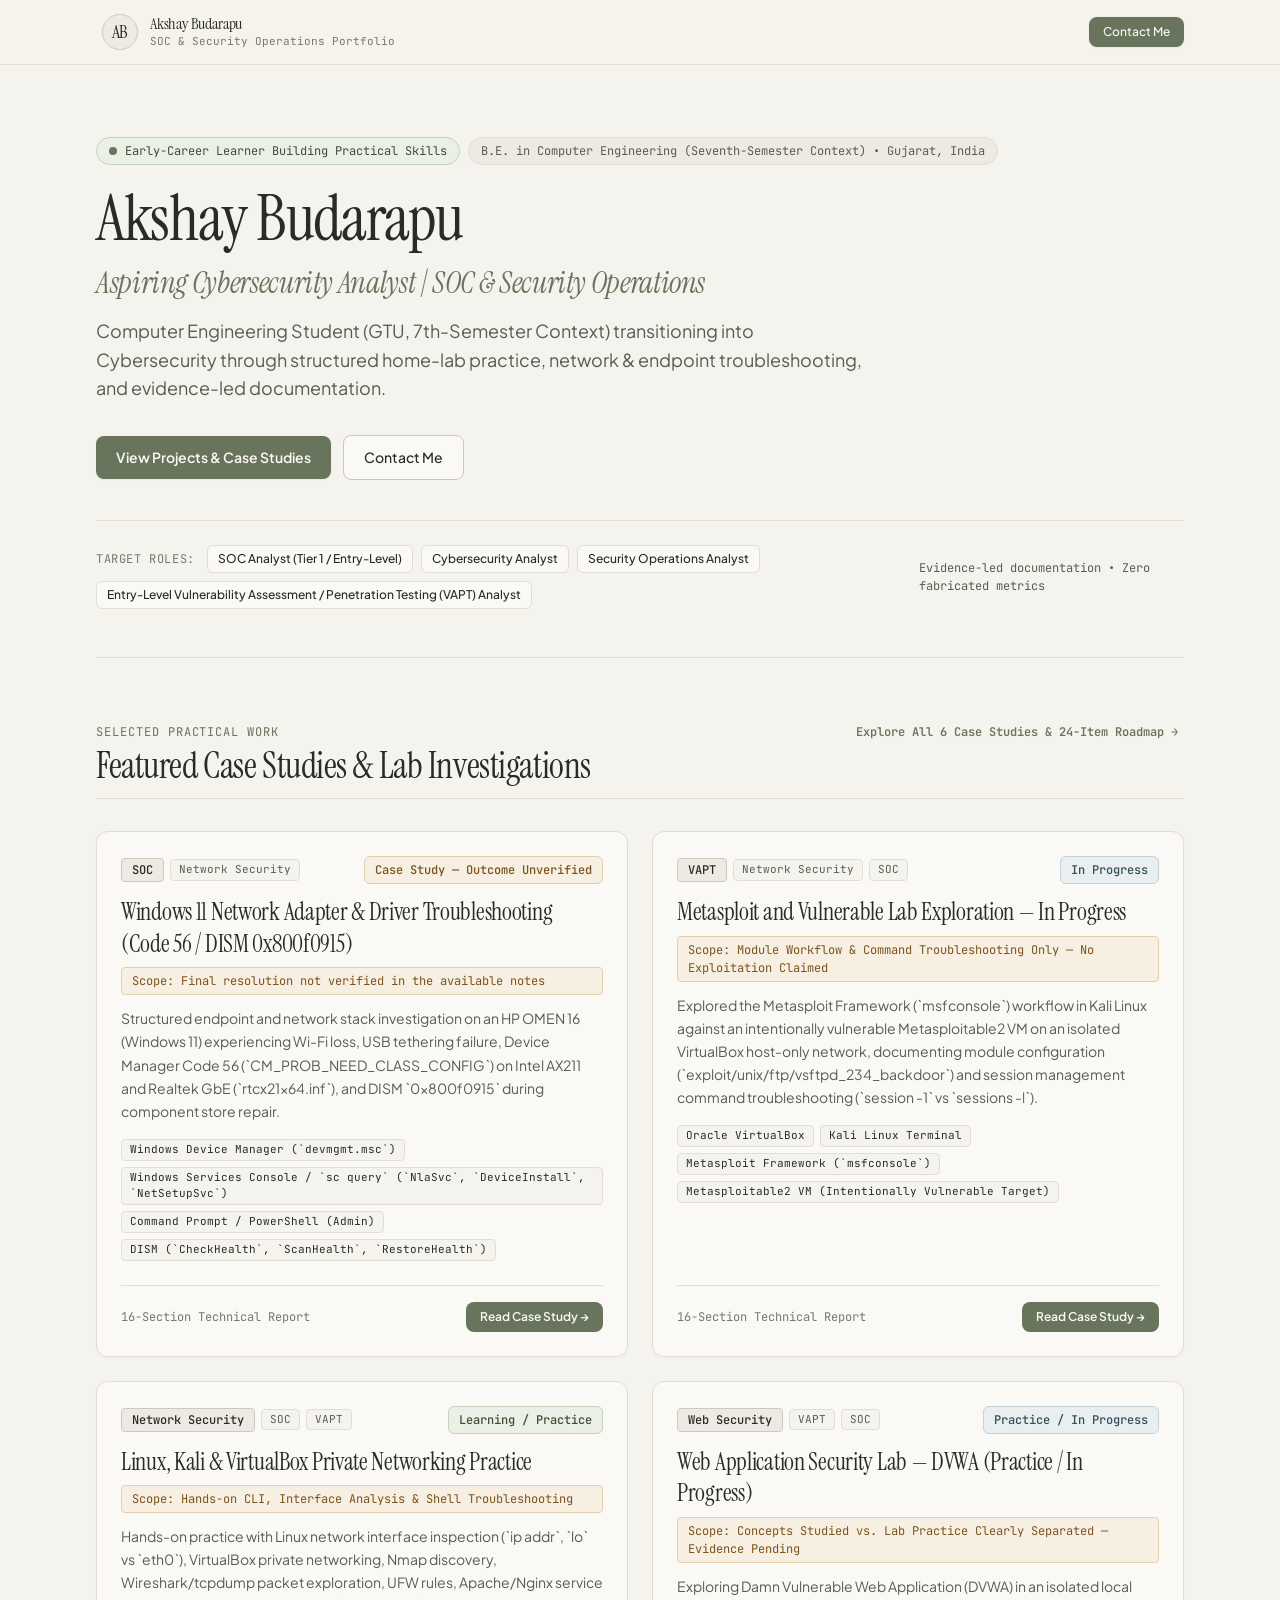
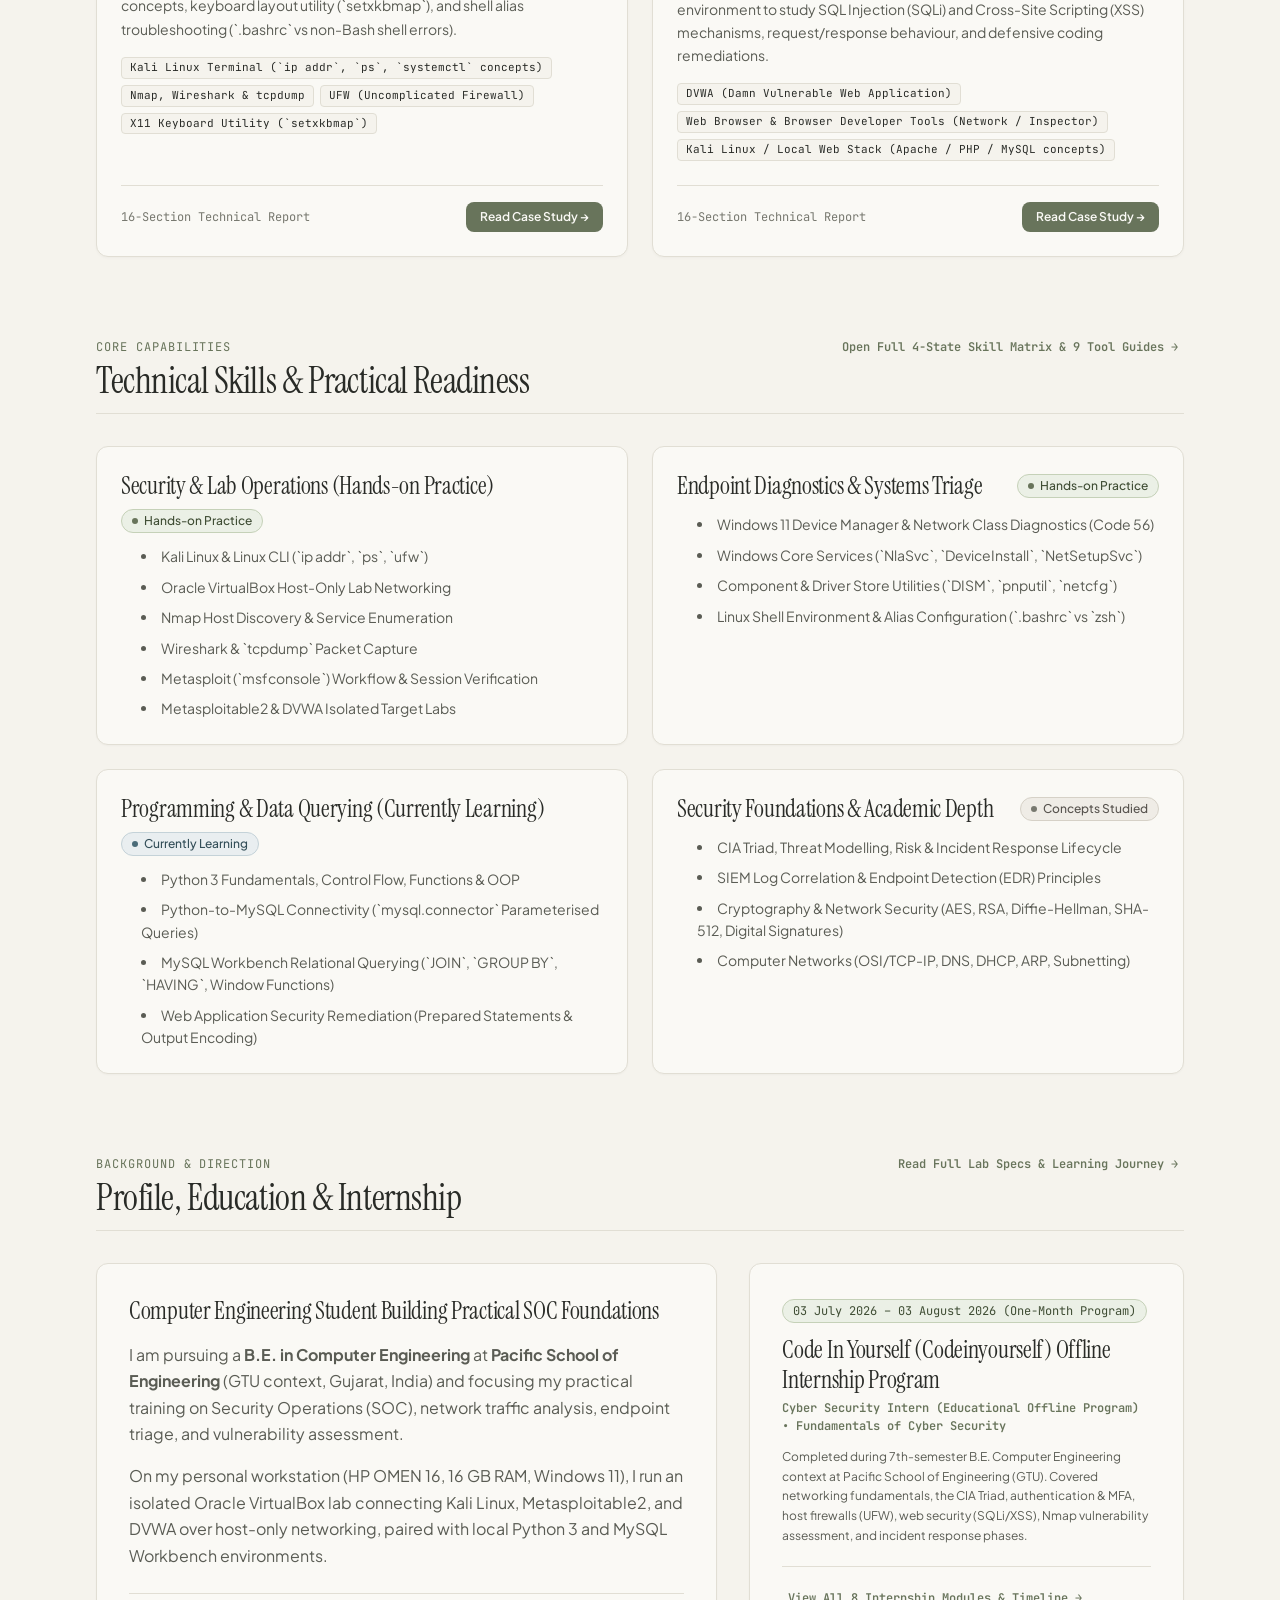
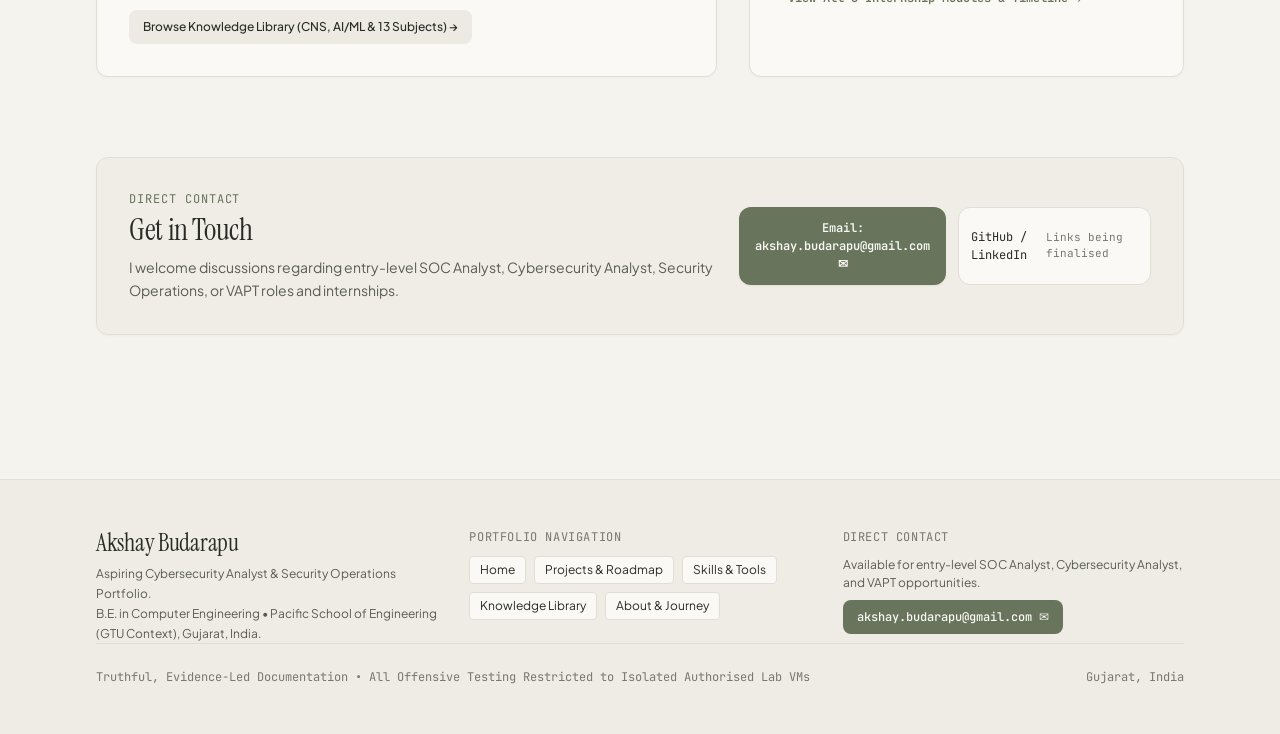
<file: Olive.html>
<!DOCTYPE html>
<html lang="en">
<head>
  <meta charset="UTF-8" />
  <meta name="viewport" content="width=device-width, initial-scale=1.0" />
  <title>Akshay Budarapu | Cybersecurity &amp; Security Operations Portfolio</title>
  <meta name="description" content="Cybersecurity and Security Operations portfolio of Akshay Budarapu, B.E. Computer Engineering student (Pacific School of Engineering, GTU context). Features documented lab investigations, Windows 11 network stack diagnostics, Kali Linux &amp; Metasploit workflow analysis, Python/SQL practice, and an engineering knowledge library." />
  <meta property="og:title" content="Akshay Budarapu | Cybersecurity &amp; Security Operations Portfolio" />
  <meta property="og:description" content="Evidence-led cybersecurity portfolio: documented lab investigations, 16-section technical case studies, structured skill matrix, and computer engineering knowledge library." />
  <meta property="og:type" content="website" />
  <link rel="icon" type="image/svg+xml" href="data:image/svg+xml,%3Csvg xmlns='http://www.w3.org/2000/svg' viewBox='0 0 64 64'%3E%3Crect width='64' height='64' rx='14' fill='%23292B27'/%3E%3Ctext x='50%25' y='54%25' dominant-baseline='middle' text-anchor='middle' fill='%23F5F3ED' font-family='Georgia, serif' font-size='28'%3EAB%3C/text%3E%3C/svg%3E" />
  <link rel="preconnect" href="https://fonts.googleapis.com" />
  <link rel="preconnect" href="https://fonts.gstatic.com" crossorigin />
  <link href="https://fonts.googleapis.com/css2?family=Instrument+Serif:ital@0;1&family=Plus+Jakarta+Sans:ital,wght@0,400;0,500;0,600;0,700;1,400&family=JetBrains+Mono:wght@400;500;600&display=swap" rel="stylesheet" />
  <style>
/* ============================================================================
   PRODUCTION CSS DESIGN SYSTEM & UTILITY ENGINE
   Zero external CSS runtime dependencies. Warm editorial palette:
   Ivory (#F5F3ED), Soft Neutral (#ECEAE2), Cream (#FAF9F5), Charcoal (#292B27),
   and Muted Olive (#68745B).
   ============================================================================ */

:root {
  --bg-primary: #F5F3ED;
  --bg-secondary: #ECEAE2;
  --bg-card: #FAF9F5;
  --bg-elevated: #FFFFFF;
  --text-primary: #292B27;
  --text-secondary: #5A5C54;
  --text-muted: #77786F;
  --accent-primary: #68745B;
  --accent-hover: #536047;
  --accent-subtle: #E6E9E1;
  --border-subtle: #E1DED4;
  --border-strong: #CCC8BC;
  --border-focus: #68745B;

  /* Earthy semantic badge tokens */
  --tone-olive-bg: #EBF0E6;
  --tone-olive-text: #3F4D34;
  --tone-olive-border: #C5D1B8;

  --tone-ochre-bg: #F7EFE2;
  --tone-ochre-text: #7A541E;
  --tone-ochre-border: #E3CEAE;

  --tone-slate-bg: #E9EEF0;
  --tone-slate-text: #334E58;
  --tone-slate-border: #C4D2D8;

  --tone-stone-bg: #EFECE6;
  --tone-stone-text: #57534E;
  --tone-stone-border: #D6D1C7;

  --tone-clay-bg: #F9EBE8;
  --tone-clay-text: #7D3B2E;
  --tone-clay-border: #E6C5BE;
}

*, *::before, *::after {
  box-sizing: border-box;
}

html {
  scroll-behavior: smooth;
  font-family: 'Plus Jakarta Sans', -apple-system, BlinkMacSystemFont, 'Segoe UI', Roboto, sans-serif;
  background-color: var(--bg-primary);
  color: var(--text-primary);
  -webkit-font-smoothing: antialiased;
  -moz-osx-font-smoothing: grayscale;
}

body {
  background-color: var(--bg-primary);
  color: var(--text-primary);
  overflow-x: hidden;
  margin: 0;
  line-height: 1.65;
  min-height: 100vh;
  display: flex;
  flex-direction: column;
}

::selection {
  background-color: var(--accent-primary);
  color: var(--bg-card);
}

h1, h2, h3, h4, p, ul, ol, dl, dd, pre {
  margin: 0;
}

ul, ol {
  padding-left: 1.25rem;
}

a {
  color: inherit;
  text-decoration: none;
}

button, input, select, textarea {
  font: inherit;
  color: inherit;
}

button {
  cursor: pointer;
  background: none;
  border: none;
}

.font-editorial {
  font-family: 'Instrument Serif', Georgia, Cambria, 'Times New Roman', Times, serif;
  letter-spacing: -0.012em;
  font-weight: 400;
}

code, pre, .font-mono {
  font-family: 'JetBrains Mono', ui-monospace, SFMono-Regular, Menlo, Monaco, Consolas, monospace;
}

/* Accessible keyboard focus states */
a:focus-visible,
button:focus-visible,
input:focus-visible,
select:focus-visible,
textarea:focus-visible {
  outline: 2px solid var(--border-focus);
  outline-offset: 2px;
}

/* Screen-reader utility */
.sr-only {
  position: absolute;
  width: 1px;
  height: 1px;
  padding: 0;
  margin: -1px;
  overflow: hidden;
  clip: rect(0, 0, 0, 0);
  white-space: nowrap;
  border-width: 0;
}
.sr-only:focus {
  position: fixed;
  top: 0.75rem;
  left: 0.75rem;
  z-index: 100;
  width: auto;
  height: auto;
  padding: 0.6rem 1rem;
  margin: 0;
  overflow: visible;
  clip: auto;
  background-color: var(--accent-primary);
  color: var(--bg-card);
  border-radius: 0.5rem;
  font-weight: 600;
}

/* Warm subtle scrollbars */
::-webkit-scrollbar {
  width: 8px;
  height: 8px;
}
::-webkit-scrollbar-track {
  background: var(--bg-primary);
}
::-webkit-scrollbar-thumb {
  background: #D0CCC0;
  border-radius: 4px;
}
::-webkit-scrollbar-thumb:hover {
  background: #B5B0A2;
}

/* Core Editorial Surfaces & Components */
.editorial-surface {
  background-color: var(--bg-card);
  border: 1px solid var(--border-subtle);
  border-radius: 12px;
  box-shadow: 0 1px 2px rgba(41, 43, 39, 0.03);
  transition: border-color 0.2s ease, box-shadow 0.2s ease, transform 0.2s ease;
}

.editorial-card-interactive {
  background-color: var(--bg-card);
  border: 1px solid var(--border-subtle);
  border-radius: 12px;
  box-shadow: 0 1px 3px rgba(41, 43, 39, 0.03);
  transition: border-color 0.2s ease, box-shadow 0.2s ease, transform 0.2s ease;
}

.editorial-card-interactive:hover {
  border-color: var(--accent-primary);
  box-shadow: 0 12px 28px -12px rgba(41, 43, 39, 0.10);
  transform: translateY(-1px);
}

.tech-code-block {
  background-color: #242622;
  color: #ECEAE2;
  border: 1px solid #383B35;
  border-radius: 8px;
  line-height: 1.55;
}

.tech-inline-code {
  background-color: var(--bg-secondary);
  color: var(--text-primary);
  border: 1px solid var(--border-subtle);
  padding: 0.1rem 0.35rem;
  border-radius: 4px;
  font-size: 0.82em;
}

/* Production Layout & Responsive Utility Engine */
.hidden { display: none !important; }
.block { display: block; }
.inline-block { display: inline-block; }
.inline { display: inline; }
.flex { display: flex; }
.inline-flex { display: inline-flex; }
.grid { display: grid; }
.flex-col { flex-direction: column; }
.flex-wrap { flex-wrap: wrap; }
.flex-1 { flex: 1 1 0%; }
.shrink-0 { flex-shrink: 0; }
.items-start { align-items: flex-start; }
.items-center { align-items: center; }
.items-baseline { align-items: baseline; }
.justify-between { justify-content: space-between; }
.justify-center { justify-content: center; }
.justify-end { justify-content: flex-end; }

.gap-1 { gap: 0.25rem; }
.gap-1\.5 { gap: 0.375rem; }
.gap-2 { gap: 0.5rem; }
.gap-2\.5 { gap: 0.625rem; }
.gap-3 { gap: 0.75rem; }
.gap-4 { gap: 1rem; }
.gap-5 { gap: 1.25rem; }
.gap-6 { gap: 1.5rem; }
.gap-8 { gap: 2rem; }
.gap-10 { gap: 2.5rem; }

.max-w-3xl { max-width: 48rem; }
.max-w-4xl { max-width: 56rem; }
.max-w-6xl { max-width: 72rem; }
.max-w-full { max-width: 100%; }
.w-full { width: 100%; }
.min-w-0 { min-width: 0; }
.h-16 { height: 4rem; }
.h-full { height: 100%; }
.h-auto { height: auto; }
.w-2 { width: 0.5rem; }
.h-2 { height: 0.5rem; }
.w-2\.5 { width: 0.625rem; }
.h-2\.5 { height: 0.625rem; }
.w-1\.5 { width: 0.375rem; }
.h-1\.5 { height: 0.375rem; }
.w-3\.5 { width: 0.875rem; }
.h-3\.5 { height: 0.875rem; }
.w-5 { width: 1.25rem; }
.h-5 { height: 1.25rem; }
.w-9 { width: 2.25rem; }
.h-9 { height: 2.25rem; }
.mx-auto { margin-left: auto; margin-right: auto; }

.p-2 { padding: 0.5rem; }
.p-2\.5 { padding: 0.625rem; }
.p-3 { padding: 0.75rem; }
.p-3\.5 { padding: 0.875rem; }
.p-4 { padding: 1rem; }
.p-5 { padding: 1.25rem; }
.p-6 { padding: 1.5rem; }
.p-8 { padding: 2rem; }
.px-2 { padding-left: 0.5rem; padding-right: 0.5rem; }
.px-2\.5 { padding-left: 0.625rem; padding-right: 0.625rem; }
.px-3 { padding-left: 0.75rem; padding-right: 0.75rem; }
.px-3\.5 { padding-left: 0.875rem; padding-right: 0.875rem; }
.px-4 { padding-left: 1rem; padding-right: 1rem; }
.px-5 { padding-left: 1.25rem; padding-right: 1.25rem; }
.py-0\.5 { padding-top: 0.125rem; padding-bottom: 0.125rem; }
.py-1 { padding-top: 0.25rem; padding-bottom: 0.25rem; }
.py-1\.5 { padding-top: 0.375rem; padding-bottom: 0.375rem; }
.py-2 { padding-top: 0.5rem; padding-bottom: 0.5rem; }
.py-2\.5 { padding-top: 0.625rem; padding-bottom: 0.625rem; }
.py-3 { padding-top: 0.75rem; padding-bottom: 0.75rem; }
.py-3\.5 { padding-top: 0.875rem; padding-bottom: 0.875rem; }
.py-8 { padding-top: 2rem; padding-bottom: 2rem; }
.py-12 { padding-top: 3rem; padding-bottom: 3rem; }
.pt-1 { padding-top: 0.25rem; }
.pt-2 { padding-top: 0.5rem; }
.pt-2\.5 { padding-top: 0.625rem; }
.pt-3 { padding-top: 0.75rem; }
.pt-4 { padding-top: 1rem; }
.pt-5 { padding-top: 1.25rem; }
.pt-6 { padding-top: 1.5rem; }
.pt-8 { padding-top: 2rem; }
.pb-2 { padding-bottom: 0.5rem; }
.pb-3 { padding-bottom: 0.75rem; }
.pb-4 { padding-bottom: 1rem; }
.pb-5 { padding-bottom: 1.25rem; }
.pb-6 { padding-bottom: 1.5rem; }
.pb-10 { padding-bottom: 2.5rem; }
.pb-12 { padding-bottom: 3rem; }
.pl-8 { padding-left: 2rem; }

.mt-0\.5 { margin-top: 0.125rem; }
.mt-1 { margin-top: 0.25rem; }
.mt-1\.5 { margin-top: 0.375rem; }
.mt-2 { margin-top: 0.5rem; }
.mt-2\.5 { margin-top: 0.625rem; }
.mt-3 { margin-top: 0.75rem; }
.mt-4 { margin-top: 1rem; }
.mt-5 { margin-top: 1.25rem; }
.mt-6 { margin-top: 1.5rem; }
.mt-8 { margin-top: 2rem; }
.mt-10 { margin-top: 2.5rem; }
.mt-12 { margin-top: 3rem; }
.mt-16 { margin-top: 4rem; }
.mb-1 { margin-bottom: 0.25rem; }
.mb-1\.5 { margin-bottom: 0.375rem; }
.mb-2 { margin-bottom: 0.5rem; }
.mb-2\.5 { margin-bottom: 0.625rem; }
.mb-3 { margin-bottom: 0.75rem; }
.mb-4 { margin-bottom: 1rem; }
.mb-5 { margin-bottom: 1.25rem; }
.mb-6 { margin-bottom: 1.5rem; }
.mb-8 { margin-bottom: 2rem; }
.mb-10 { margin-bottom: 2.5rem; }
.mb-12 { margin-bottom: 3rem; }
.mb-16 { margin-bottom: 4rem; }
.mb-20 { margin-bottom: 5rem; }
.mr-1 { margin-right: 0.25rem; }

.space-y-0\.5 > * + * { margin-top: 0.125rem; }
.space-y-1 > * + * { margin-top: 0.25rem; }
.space-y-1\.5 > * + * { margin-top: 0.375rem; }
.space-y-2 > * + * { margin-top: 0.5rem; }
.space-y-2\.5 > * + * { margin-top: 0.625rem; }
.space-y-3 > * + * { margin-top: 0.75rem; }
.space-y-4 > * + * { margin-top: 1rem; }
.space-y-5 > * + * { margin-top: 1.25rem; }
.space-y-6 > * + * { margin-top: 1.5rem; }
.space-y-8 > * + * { margin-top: 2rem; }

.grid-cols-1 { grid-template-columns: repeat(1, minmax(0, 1fr)); }
.grid-cols-2 { grid-template-columns: repeat(2, minmax(0, 1fr)); }
.col-span-full { grid-column: 1 / -1; }

.text-\[10px\] { font-size: 10px; line-height: 1.4; }
.text-\[11px\] { font-size: 11px; line-height: 1.45; }
.text-xs { font-size: 0.75rem; line-height: 1.5; }
.text-sm { font-size: 0.875rem; line-height: 1.6; }
.text-base { font-size: 1rem; line-height: 1.65; }
.text-lg { font-size: 1.125rem; line-height: 1.6; }
.text-xl { font-size: 1.25rem; line-height: 1.4; }
.text-2xl { font-size: 1.5rem; line-height: 1.25; }
.text-3xl { font-size: 1.875rem; line-height: 1.2; }
.text-4xl { font-size: 2.25rem; line-height: 1.12; }

.italic { font-style: italic; }
.font-medium { font-weight: 500; }
.font-semibold { font-weight: 600; }
.font-bold { font-weight: 700; }
.uppercase { text-transform: uppercase; }
.tracking-tight { letter-spacing: -0.02em; }
.tracking-wider { letter-spacing: 0.05em; }
.tracking-widest { letter-spacing: 0.08em; }
.leading-tight { line-height: 1.2; }
.leading-snug { line-height: 1.32; }
.leading-relaxed { line-height: 1.65; }
.text-left { text-align: left; }
.text-center { text-align: center; }
.underline { text-decoration: underline; }
.truncate { overflow: hidden; text-overflow: ellipsis; white-space: nowrap; }
.whitespace-nowrap { white-space: nowrap; }
.whitespace-pre-wrap { white-space: pre-wrap; }
.whitespace-pre-line { white-space: pre-line; }
.break-all { word-break: break-all; }

.rounded { border-radius: 0.25rem; }
.rounded-md { border-radius: 0.375rem; }
.rounded-lg { border-radius: 0.5rem; }
.rounded-xl { border-radius: 0.75rem; }
.rounded-2xl { border-radius: 1rem; }
.rounded-full { border-radius: 9999px; }

.border { border: 1px solid var(--border-subtle); }
.border-2 { border-width: 2px; border-style: solid; }
.border-t { border-top: 1px solid var(--border-subtle); }
.border-b { border-bottom: 1px solid var(--border-subtle); }
.border-l { border-left: 1px solid var(--border-subtle); }
.border-collapse { border-collapse: collapse; }
.divide-y > * + * { border-top: 1px solid var(--border-subtle); }

/* Palette utility classes */
.bg-\[\#F5F3ED\] { background-color: #F5F3ED; }
.bg-\[\#F5F3ED\]\/95 { background-color: rgba(245, 243, 237, 0.95); }
.bg-\[\#ECEAE2\] { background-color: #ECEAE2; }
.bg-\[\#ECEAE2\]\/50 { background-color: rgba(236, 234, 226, 0.5); }
.bg-\[\#ECEAE2\]\/60 { background-color: rgba(236, 234, 226, 0.6); }
.bg-\[\#ECEAE2\]\/70 { background-color: rgba(236, 234, 226, 0.7); }
.bg-\[\#ECEAE2\]\/80 { background-color: rgba(236, 234, 226, 0.8); }
.bg-\[\#FAF9F5\] { background-color: #FAF9F5; }
.bg-\[\#292B27\] { background-color: #292B27; }
.bg-\[\#292B27\]\/60 { background-color: rgba(41, 43, 39, 0.6); }
.bg-\[\#68745B\] { background-color: #68745B; }
.bg-\[\#EBF0E6\] { background-color: #EBF0E6; }
.bg-\[\#EBF0E6\]\/60 { background-color: rgba(235, 240, 230, 0.6); }
.bg-\[\#E9EEF0\] { background-color: #E9EEF0; }
.bg-\[\#E9EEF0\]\/60 { background-color: rgba(233, 238, 240, 0.6); }
.bg-\[\#EFECE6\] { background-color: #EFECE6; }
.bg-\[\#F7EFE2\] { background-color: #F7EFE2; }
.bg-\[\#F7EFE2\]\/60 { background-color: rgba(247, 239, 226, 0.6); }
.bg-\[\#F7EFE2\]\/70 { background-color: rgba(247, 239, 226, 0.7); }
.bg-\[\#F9EBE8\] { background-color: #F9EBE8; }
.bg-\[\#4A6B78\] { background-color: #4A6B78; }
.bg-\[\#77786F\] { background-color: #77786F; }
.bg-\[\#9C6F2B\] { background-color: #9C6F2B; }
.bg-\[\#7A541E\] { background-color: #7A541E; }

.text-\[\#292B27\] { color: #292B27; }
.text-\[\#292B27\]\/90 { color: rgba(41, 43, 39, 0.9); }
.text-\[\#5A5C54\] { color: #5A5C54; }
.text-\[\#77786F\] { color: #77786F; }
.text-\[\#FAF9F5\] { color: #FAF9F5; }
.text-\[\#68745B\] { color: #68745B; }
.text-\[\#3F4D34\] { color: #3F4D34; }
.text-\[\#334E58\] { color: #334E58; }
.text-\[\#57534E\] { color: #57534E; }
.text-\[\#7A541E\] { color: #7A541E; }
.text-\[\#7A541E\]\/85 { color: rgba(122, 84, 30, 0.85); }
.text-\[\#7D3B2E\] { color: #7D3B2E; }
.text-\[\#CCC8BC\] { color: #CCC8BC; }

.border-\[\#E1DED4\] { border-color: #E1DED4; }
.border-\[\#CCC8BC\] { border-color: #CCC8BC; }
.border-\[\#68745B\] { border-color: #68745B; }
.border-\[\#334E58\] { border-color: #334E58; }
.border-\[\#57534E\] { border-color: #57534E; }
.border-\[\#7A541E\] { border-color: #7A541E; }
.border-\[\#77786F\] { border-color: #77786F; }
.border-\[\#FAF9F5\] { border-color: #FAF9F5; }
.border-\[\#C5D1B8\] { border-color: #C5D1B8; }
.border-\[\#C4D2D8\] { border-color: #C4D2D8; }
.border-\[\#D6D1C7\] { border-color: #D6D1C7; }
.border-\[\#E3CEAE\] { border-color: #E3CEAE; }
.border-\[\#E6C5BE\] { border-color: #E6C5BE; }

.hover\:bg-\[\#536047\]:hover { background-color: #536047; }
.hover\:bg-\[\#68745B\]:hover { background-color: #68745B; }
.hover\:bg-\[\#ECEAE2\]:hover { background-color: #ECEAE2; }
.hover\:bg-\[\#E1DED4\]:hover { background-color: #E1DED4; }
.hover\:text-\[\#292B27\]:hover { color: #292B27; }
.hover\:text-\[\#68745B\]:hover { color: #68745B; }
.hover\:text-\[\#536047\]:hover { color: #536047; }
.hover\:text-\[\#FAF9F5\]:hover { color: #FAF9F5; }
.hover\:border-\[\#68745B\]:hover { border-color: #68745B; }
.hover\:border-\[\#CCC8BC\]:hover { border-color: #CCC8BC; }
.group:hover .group-hover\:text-\[\#68745B\] { color: #68745B; }
.group:hover .group-hover\:border-\[\#68745B\] { border-color: #68745B; }

.sticky { position: sticky; }
.fixed { position: fixed; }
.relative { position: relative; }
.absolute { position: absolute; }
.inset-0 { top: 0; right: 0; bottom: 0; left: 0; }
.top-0 { top: 0; }
.top-1\.5 { top: 0.375rem; }
.left-1 { left: 0.25rem; }
.bottom-5 { bottom: 1.25rem; }
.right-5 { right: 1.25rem; }
.z-10 { z-index: 10; }
.z-40 { z-index: 40; }
.z-50 { z-index: 50; }
.overflow-x-auto { overflow-x: auto; }
.overflow-y-auto { overflow-y: auto; }
.backdrop-blur-md { backdrop-filter: blur(12px); -webkit-backdrop-filter: blur(12px); }
.backdrop-blur-sm { backdrop-filter: blur(6px); -webkit-backdrop-filter: blur(6px); }
.backdrop-blur { backdrop-filter: blur(8px); -webkit-backdrop-filter: blur(8px); }
.shadow-sm { box-shadow: 0 1px 2px rgba(41, 43, 39, 0.06); }
.shadow-lg { box-shadow: 0 10px 25px -5px rgba(41, 43, 39, 0.12); }
.shadow-2xl { box-shadow: 0 25px 50px -12px rgba(41, 43, 39, 0.25); }
.transition-colors { transition: background-color 0.18s ease, color 0.18s ease, border-color 0.18s ease; }
.transition-all { transition: all 0.18s ease; }
.list-disc { list-style-type: disc; }
.list-inside { list-style-position: inside; }
.max-h-\[92vh\] { max-height: 92vh; }

/* Timeline vertical connector */
.timeline-rail {
  position: relative;
}
.timeline-rail::before {
  content: "";
  position: absolute;
  top: 0.5rem;
  bottom: 0.5rem;
  left: 0.625rem;
  width: 1px;
  background-color: #CCC8BC;
}

/* Responsive Breakpoints (640px, 768px, 1024px) */
@media (min-width: 640px) {
  .sm\:px-6 { padding-left: 1.5rem; padding-right: 1.5rem; }
  .sm\:py-12 { padding-top: 3rem; padding-bottom: 3rem; }
  .sm\:pt-6 { padding-top: 1.5rem; }
  .sm\:p-5 { padding: 1.25rem; }
  .sm\:p-6 { padding: 1.5rem; }
  .sm\:p-8 { padding: 2rem; }
  .sm\:w-64 { width: 16rem; }
  .sm\:flex-row { flex-direction: row; }
  .sm\:items-center { align-items: center; }
  .sm\:items-baseline { align-items: baseline; }
  .sm\:grid-cols-2 { grid-template-columns: repeat(2, minmax(0, 1fr)); }
  .sm\:text-sm { font-size: 0.875rem; line-height: 1.6; }
  .sm\:text-base { font-size: 1rem; line-height: 1.65; }
  .sm\:text-lg { font-size: 1.125rem; line-height: 1.6; }
  .sm\:text-3xl { font-size: 1.875rem; line-height: 1.2; }
  .sm\:text-4xl { font-size: 2.25rem; line-height: 1.15; }
  .sm\:text-6xl { font-size: 3.5rem; line-height: 1.08; }
}

@media (min-width: 768px) {
  .md\:flex { display: flex; }
  .md\:hidden { display: none !important; }
  .md\:flex-row { flex-direction: row; }
  .md\:items-center { align-items: center; }
  .md\:w-64 { width: 16rem; }
  .md\:w-72 { width: 18rem; }
  .md\:grid-cols-2 { grid-template-columns: repeat(2, minmax(0, 1fr)); }
  .md\:grid-cols-3 { grid-template-columns: repeat(3, minmax(0, 1fr)); }
}

@media (min-width: 1024px) {
  .lg\:px-8 { padding-left: 2rem; padding-right: 2rem; }
  .lg\:flex { display: flex; }
  .lg\:hidden { display: none !important; }
  .lg\:flex-row { flex-direction: row; }
  .lg\:items-center { align-items: center; }
  .lg\:grid-cols-2 { grid-template-columns: repeat(2, minmax(0, 1fr)); }
  .lg\:grid-cols-3 { grid-template-columns: repeat(3, minmax(0, 1fr)); }
  .lg\:grid-cols-4 { grid-template-columns: repeat(4, minmax(0, 1fr)); }
  .lg\:grid-cols-12 { grid-template-columns: repeat(12, minmax(0, 1fr)); }
  .lg\:col-span-3 { grid-column: span 3 / span 3; }
  .lg\:col-span-4 { grid-column: span 4 / span 4; }
  .lg\:col-span-5 { grid-column: span 5 / span 5; }
  .lg\:col-span-6 { grid-column: span 6 / span 6; }
  .lg\:col-span-7 { grid-column: span 7 / span 7; }
  .lg\:col-span-8 { grid-column: span 8 / span 8; }
  .lg\:col-span-9 { grid-column: span 9 / span 9; }
  .lg\:w-5\/12 { width: 41.666667%; }
  .lg\:w-7\/12 { width: 58.333333%; }
  .lg\:text-\[64px\] { font-size: 64px; line-height: 1.06; }
}

@media (prefers-reduced-motion: reduce) {
  html {
    scroll-behavior: auto;
  }
  *, *::before, *::after {
    animation-duration: 0.01ms !important;
    animation-iteration-count: 1 !important;
    transition-duration: 0.01ms !important;
    scroll-behavior: auto !important;
  }
  .editorial-card-interactive:hover {
    transform: none;
  }
}
  </style>
</head>
<body>
  <a href="#main-content" class="sr-only">
    Skip to main content
  </a>

  <!-- Minimal Sticky 5-Destination Editorial Navigation Header -->
  <header id="site-header" class="sticky top-0 z-40 border-b border-[#E1DED4] bg-[#F5F3ED]/95 backdrop-blur-md"></header>

  <!-- Main Content Workspace -->
  <main id="main-content" class="flex-1 max-w-6xl w-full mx-auto px-4 sm:px-6 lg:px-8 py-8 sm:py-12"></main>

  <!-- Case Study 16-Point Reading Experience Modal Container -->
  <div id="case-study-modal" class="hidden" role="dialog" aria-modal="true" aria-label="Case Study Detailed Reading View"></div>

  <!-- In-Page Toast Notification Container -->
  <div id="toast-container" class="hidden fixed bottom-5 right-5 z-50" role="status" aria-live="polite"></div>

  <!-- Minimal Editorial Footer -->
  <footer id="site-footer" class="border-t border-[#E1DED4] bg-[#ECEAE2]/70 py-12 mt-16">
    <div class="max-w-6xl mx-auto px-4 sm:px-6 lg:px-8">
      <div class="grid grid-cols-1 md:grid-cols-3 gap-8 pb-8 border-b border-[#E1DED4]">
        <div>
          <div class="font-editorial text-2xl text-[#292B27]">Akshay Budarapu</div>
          <p class="text-xs text-[#5A5C54] mt-1.5 leading-relaxed">
            Aspiring Cybersecurity Analyst &amp; Security Operations Portfolio.<br />
            B.E. in Computer Engineering • Pacific School of Engineering (GTU Context), Gujarat, India.
          </p>
        </div>
        <div>
          <div class="text-xs font-mono uppercase tracking-wider text-[#77786F] mb-2.5">Portfolio Navigation</div>
          <div class="flex flex-wrap gap-2 text-xs">
            <button type="button" data-action="switch-view" data-view="home" class="px-2.5 py-1 rounded bg-[#FAF9F5] border border-[#E1DED4] hover:border-[#68745B]">Home</button>
            <button type="button" data-action="switch-view" data-view="projects" class="px-2.5 py-1 rounded bg-[#FAF9F5] border border-[#E1DED4] hover:border-[#68745B]">Projects &amp; Roadmap</button>
            <button type="button" data-action="switch-view" data-view="skills" class="px-2.5 py-1 rounded bg-[#FAF9F5] border border-[#E1DED4] hover:border-[#68745B]">Skills &amp; Tools</button>
            <button type="button" data-action="switch-view" data-view="knowledge" class="px-2.5 py-1 rounded bg-[#FAF9F5] border border-[#E1DED4] hover:border-[#68745B]">Knowledge Library</button>
            <button type="button" data-action="switch-view" data-view="about" class="px-2.5 py-1 rounded bg-[#FAF9F5] border border-[#E1DED4] hover:border-[#68745B]">About &amp; Journey</button>
          </div>
        </div>
        <div>
          <div class="text-xs font-mono uppercase tracking-wider text-[#77786F] mb-2.5">Direct Contact</div>
          <p class="text-xs text-[#5A5C54] mb-2">Available for entry-level SOC Analyst, Cybersecurity Analyst, and VAPT opportunities.</p>
          <a href="mailto:akshay.budarapu@gmail.com" class="inline-flex items-center gap-2 px-3.5 py-2 rounded-lg text-xs font-mono font-medium bg-[#68745B] hover:bg-[#536047] text-[#FAF9F5] transition-colors">
            akshay.budarapu@gmail.com ✉
          </a>
        </div>
      </div>
      <div class="pt-6 flex flex-col sm:flex-row items-start sm:items-center justify-between gap-4 text-xs text-[#77786F] font-mono">
        <span>Truthful, Evidence-Led Documentation • All Offensive Testing Restricted to Isolated Authorised Lab VMs</span>
        <span>Gujarat, India</span>
      </div>
    </div>
  </footer>

  <!-- SINGLE SOURCE OF TRUTH: STRUCTURED CONTENT DATA -->
  <script>
// ============================================================================
// CYBERSECURITY PORTFOLIO — STRUCTURED CONTENT DATA (portfolio-data.js)
// ============================================================================
// How to update this file:
// 1. All website text, projects, case studies, skills, and roadmap items live here.
// 2. You do NOT need to touch complex HTML layout code to update your portfolio.
// 3. Replace placeholder strings (like "[Name Placeholder — To Be Confirmed]")
//    only when you are ready to publish those details publicly.
// ============================================================================

window.PORTFOLIO_DATA = {
  profile: {
    name: "Akshay Budarapu",
    headline: "Aspiring Cybersecurity Analyst | SOC & Security Operations",
    subheadline: "Computer Engineering Student (GTU, 7th-Semester Context) transitioning into Cybersecurity through structured home-lab practice, network & endpoint troubleshooting, and evidence-led documentation.",
    degree: "B.E. in Computer Engineering (Seventh-Semester Context)",
    institution: "Pacific School of Engineering ( affiliated with GTU )",
    location: "Gujarat, India",
    careerStage: "Early-Career Learner Building Practical Skills",
    targetRolesPrimary: [
      "SOC Analyst (Tier 1 / Entry-Level)",
      "Cybersecurity Analyst",
      "Security Operations Analyst"
    ],
    targetRolesSecondary: [
      "Entry-Level Vulnerability Assessment / Penetration Testing (VAPT) Analyst"
    ],
    longTermInterests: [
      "SOC Operations",
      "SIEM & Log Analysis",
      "Detection Engineering",
      "Threat Hunting",
      "Incident Response & DFIR",
      "Network Security",
      "Security Automation (Python)",
      "Web Application Security",
      "Cloud Security"
    ],
    githubUrl: "", // Leave empty until confirmed; renders safe placeholder
    linkedinUrl: "", // Leave empty until confirmed; renders safe placeholder
    publicEmail: "akshay.budarapu@gmail.com", // Confirmed public contact email
    resumeStatus: "To be confirmed / Link to be added"
  },

  internship: {
    program: "Code In Yourself (Codeinyourself) Offline Internship Program",
    role: "Cyber Security Intern (Educational Offline Program)",
    duration: "03 July 2026 – 03 August 2026 (One-Month Program)",
    subject: "Fundamentals of Cyber Security",
    academicContext: "Completed during 7th-semester B.E. Computer Engineering context at Pacific School of Engineering (GTU).",
    natureNote: "Accurately presented as a structured one-month educational offline internship program focused on core security fundamentals.",
    topicsCovered: [
      {
        title: "Networking Fundamentals",
        detail: "OSI/TCP-IP models, IPv4 addressing, subnetting concepts, ports, protocols (TCP/UDP), DNS resolution, and packet flow."
      },
      {
        title: "CIA Triad & Security Principles",
        detail: "Confidentiality, Integrity, and Availability applied to real-world systems, along with defence-in-depth and least privilege."
      },
      {
        title: "Threats, Vulnerabilities, Risk & Impact",
        detail: "Distinguishing threat actors, system weaknesses, risk likelihood/impact, and common attack vectors."
      },
      {
        title: "Authentication & Password Security",
        detail: "Password hashing concepts, credential hygiene, brute-force/stuffing risks, and Multi-Factor Authentication (MFA)."
      },
      {
        title: "Firewalls & Host Protection",
        detail: "Stateful vs. stateless packet filtering, inbound/outbound rule logic, and Linux UFW configuration concepts."
      },
      {
        title: "Web Application Security",
        detail: "HTTP request/response lifecycle, client-side vs. server-side controls, and introduction to SQL Injection (SQLi) and Cross-Site Scripting (XSS)."
      },
      {
        title: "Vulnerability Assessment Fundamentals",
        detail: "Authorised discovery, service enumeration with Nmap, identifying misconfigurations, and remediation prioritisation."
      },
      {
        title: "Basic Incident Response",
        detail: "Preparation, identification, containment, eradication, recovery, and post-incident documentation."
      }
    ],
    evidencePlaceholders: [
      { label: "Internship Completion Certificate", status: "Evidence pending / To be confirmed" },
      { label: "7th-Semester Internship Report PDF", status: "Evidence pending / Link to be added" },
      { label: "Supervisor / Mentor Attribution", status: "Not published (requires explicit confirmation)" }
    ]
  },

  labEnvironment: {
    hostHardware: {
      model: "HP OMEN 16 Laptop",
      cpu: "Intel Core i5 Processor",
      gpu: "NVIDIA Dedicated Graphics",
      ram: "16 GB DDR4/DDR5 RAM",
      storage: "512 GB NVMe SSD",
      os: "Windows 11 (Host OS)"
    },
    virtualizationAndTargets: [
      {
        name: "Oracle VirtualBox",
        role: "Type-2 Hypervisor",
        detail: "Used to run isolated virtual machines on the Windows 11 host with snapshots and restricted network modes."
      },
      {
        name: "Kali Linux VM",
        role: "Analyst / Testing Workstation",
        detail: "Used for Linux CLI practice, Nmap service discovery, Wireshark/tcpdump packet inspection, and Metasploit workflow exploration."
      },
      {
        name: "Metasploitable2 VM",
        role: "Intentionally Vulnerable Target",
        detail: "Run strictly on an isolated host-only virtual network for authorised service enumeration and module workflow practice."
      },
      {
        name: "DVWA (Damn Vulnerable Web Application)",
        role: "Web Security Training Target",
        detail: "Used in a local isolated environment to study SQL Injection, XSS, and input validation concepts."
      }
    ],
    networkingNote: {
      topologyType: "VirtualBox Private / Host-Only Networking",
      ipAddressDisclaimer: "Documentation-only / Historical Lab Context: During past isolated VirtualBox host-only sessions, temporary addresses such as 192.168.56.102/24 (Kali VM) and 192.168.56.101/24 (Metasploitable2 target) were observed. These are non-routable RFC 1918 private lab addresses from historical sessions, not permanent or public infrastructure. Public examples on this site use RFC 5737 documentation ranges (e.g., 192.0.2.0/24) or explicitly label historical 192.168.56.0/24 lab notes.",
      ramConstraintStrategy: "Because the host laptop has 16 GB total RAM (shared with Windows 11), lab topologies are intentionally designed to run 1 analyst VM (2–4 GB RAM) and 1 lightweight target VM (512 MB–2 GB RAM) concurrently, rather than running multiple heavy SIEM/server VMs simultaneously."
    }
  },

  // Honest 4-State Skill Taxonomy (No percentage bars!)
  // States: "Hands-on Practice" | "Currently Learning" | "Concepts Studied" | "Planned to Explore"
  skills: [
    // Hands-on Practice
    {
      name: "Kali Linux & Linux CLI",
      category: "Linux & OS",
      state: "Hands-on Practice",
      context: "Practised terminal navigation, process inspection, `ip addr` interface analysis (`lo` vs `eth0`), `setxkbmap`, and `.bashrc` alias configuration/troubleshooting."
    },
    {
      name: "Oracle VirtualBox & Host-Only Lab Networking",
      category: "Networking & Lab",
      state: "Hands-on Practice",
      context: "Configured isolated host-only virtual networks connecting Kali Linux and Metasploitable2 within a 16 GB RAM host budget."
    },
    {
      name: "Nmap (Discovery & Port Scanning)",
      category: "Security & VAPT",
      state: "Hands-on Practice",
      context: "Practised host discovery, port scanning, and service/version detection against authorised local lab targets."
    },
    {
      name: "Wireshark & tcpdump",
      category: "Networking & Lab",
      state: "Hands-on Practice",
      context: "Practised packet capture and protocol inspection in controlled lab interfaces."
    },
    {
      name: "UFW (Uncomplicated Firewall)",
      category: "Linux & OS",
      state: "Hands-on Practice",
      context: "Practised firewall status checks and basic allow/deny rule syntax on Linux."
    },
    {
      name: "Metasploit Framework (`msfconsole`)",
      category: "Security & VAPT",
      state: "Hands-on Practice",
      context: "Explored module selection (`exploit/unix/ftp/vsftpd_234_backdoor`), parameter setup, and `sessions -l` troubleshooting in an isolated lab."
    },
    {
      name: "Metasploitable2 & DVWA Lab Environments",
      category: "Security & VAPT",
      state: "Hands-on Practice",
      context: "Used intentionally vulnerable targets in isolated lab settings to study network services and web vulnerabilities safely."
    },
    {
      name: "Windows 11 Device Manager & Network Stack Diagnostics",
      category: "Linux & OS",
      state: "Hands-on Practice",
      context: "Investigated Code 56 (`CM_PROB_NEED_CLASS_CONFIG`) adapter failures, checked `NlaSvc`/`DeviceInstall`/`NetSetupSvc`, and ran `pnputil`, `DISM`, and `netcfg` checks."
    },
    {
      name: "MySQL Workbench",
      category: "Databases & SQL",
      state: "Hands-on Practice",
      context: "Created practice database schemas (`a01`), ran DDL/DML queries, and tested Python `mysql.connector` integration."
    },

    // Currently Learning
    {
      name: "Python Programming (Beginner to Growing)",
      category: "Programming",
      state: "Currently Learning",
      context: "Variables, data types, collections, conditionals, loops, functions, OOP fundamentals, ATM-style console practice project, and `mysql.connector`."
    },
    {
      name: "SQL & Relational Querying (MySQL)",
      category: "Databases & SQL",
      state: "Currently Learning",
      context: "Practising `SELECT`, `WHERE`, `GROUP BY`, `ORDER BY`, `HAVING`, `JOIN`s, `UNION`, `CASE`, subqueries, window functions, stored procedures, `ALTER`/`DROP`/`RENAME`, and ETL concepts."
    },
    {
      name: "Web Security Testing (SQLi & XSS in DVWA)",
      category: "Security & VAPT",
      state: "Currently Learning",
      context: "Studying how unvalidated input leads to SQL Injection and Cross-Site Scripting in DVWA, alongside defensive parameterised queries and output encoding."
    },
    {
      name: "Shell Configuration & Aliases (`.bashrc` / Bash vs POSIX `sh`)",
      category: "Linux & OS",
      state: "Currently Learning",
      context: "Troubleshooting `shopt: command not found` and `complete: command not found` when sourcing `.bashrc`, plus writing aliases for `setxkbmap` and `NetworkManager`."
    },

    // Concepts Studied
    {
      name: "CIA Triad, Threats, Vulnerabilities, Risk & Impact",
      category: "Security Operations",
      state: "Concepts Studied",
      context: "Studied core information security principles during the Code In Yourself internship and academic coursework."
    },
    {
      name: "Authentication, Password Security, MFA & Zero Trust",
      category: "Security Operations",
      state: "Concepts Studied",
      context: "Studied credential protection, multi-factor authentication layers, and Zero Trust verification concepts."
    },
    {
      name: "TCP/UDP, IPv4 Addressing, Ports & DNS",
      category: "Networking & Lab",
      state: "Concepts Studied",
      context: "Studied transport protocols, 3-way handshake, port numbers, hostname resolution, and packet encapsulation."
    },
    {
      name: "Basic Cryptography",
      category: "Security Operations",
      state: "Concepts Studied",
      context: "Studied symmetric vs. asymmetric encryption, hashing for integrity, and TLS/HTTPS fundamentals."
    },
    {
      name: "Incident Response Lifecycle & VAPT Fundamentals",
      category: "Security Operations",
      state: "Concepts Studied",
      context: "Studied the phases of incident handling (PICERL) and structured vulnerability assessment methodology."
    },
    {
      name: "SIEM & EDR Concepts",
      category: "Security Operations",
      state: "Concepts Studied",
      context: "Studied how Security Information and Event Management (SIEM) centralises logs and how Endpoint Detection and Response (EDR) monitors host telemetry."
    },
    {
      name: "Apache/Nginx Service & Port Concepts",
      category: "Linux & OS",
      state: "Concepts Studied",
      context: "Studied how web server daemons bind to ports (80/443) and how service states are inspected on Linux."
    },
    {
      name: "Docker & Command-Injection Lab Concepts",
      category: "Security & VAPT",
      state: "Concepts Studied",
      context: "Studied containerisation fundamentals and how unsanitised OS command execution vulnerabilities occur."
    },

    // Planned to Explore (Roadmap Only)
    {
      name: "Wazuh, Sysmon, Splunk & Microsoft Sentinel",
      category: "Security Operations",
      state: "Planned to Explore",
      context: "Planned for future home-lab SIEM and endpoint detection projects; not claimed as already deployed."
    },
    {
      name: "Suricata, Zeek & Security Onion",
      category: "Networking & Lab",
      state: "Planned to Explore",
      context: "Planned for future Network IDS and network traffic analysis labs."
    },
    {
      name: "Sigma Rules, MITRE ATT&CK, Velociraptor & osquery",
      category: "Security Operations",
      state: "Planned to Explore",
      context: "Planned for future detection engineering and threat hunting roadmap items."
    },
    {
      name: "TheHive, MISP, OpenCTI, VirusTotal API, AbuseIPDB & n8n",
      category: "Security Operations",
      state: "Planned to Explore",
      context: "Planned for threat intelligence enrichment and human-in-the-loop SOC automation."
    },
    {
      name: "Autopsy, Sleuth Kit, Volatility 3, YARA, REMnux & FLARE-VM",
      category: "Security Operations",
      state: "Planned to Explore",
      context: "Planned for Digital Forensics and Incident Response (DFIR) and safe malware analysis labs."
    },
    {
      name: "Greenbone/OpenVAS, OWASP ZAP, Burp Suite Community & SQLmap",
      category: "Security & VAPT",
      state: "Planned to Explore",
      context: "Planned for structured vulnerability management and web security assessment labs."
    },
    {
      name: "Trivy, Falco, Prowler, ScoutSuite & AWS Security Services",
      category: "Cloud & Containers",
      state: "Planned to Explore",
      context: "Planned for future container security and AWS CloudTrail/GuardDuty/IAM/S3 monitoring labs."
    },
    {
      name: "Security Automation Scripting (Python, PowerShell & Bash)",
      category: "Programming",
      state: "Planned to Explore",
      context: "Planned future scripts for log parsing, IOC extraction, SHA-256 file integrity checks, and alert reporting."
    }
  ],

  // Truthful Hands-On / Learning Entries & Case Studies (6 Seeded Entries)
  // Every entry implements the full 16-field Project Documentation Standard
  projects: [
    {
      id: "case-metasploit-vsftpd",
      title: "Metasploit and Vulnerable Lab Exploration — In Progress",
      slug: "metasploit-vulnerable-lab-exploration",
      category: "VAPT",
      secondaryCategories: ["Network Security", "SOC"],
      status: "In Progress",
      honestBadge: "Module Workflow & Command Troubleshooting Only — No Exploitation Claimed",
      createdDate: "Date to be added",
      updatedDate: "Date to be added",
      summary: "Explored the Metasploit Framework (`msfconsole`) workflow in Kali Linux against an intentionally vulnerable Metasploitable2 VM on an isolated VirtualBox host-only network, documenting module configuration (`exploit/unix/ftp/vsftpd_234_backdoor`) and session management command troubleshooting (`session -1` vs `sessions -l`).",
      overview: "This lab exploration focuses on understanding how the Metasploit Framework organises modules, parameters, and session handling inside an isolated VirtualBox environment. Rather than claiming a completed compromise, this case study truthfully documents an initial workflow attempt with `exploit/unix/ftp/vsftpd_234_backdoor`, the CLI syntax error encountered (`session -1`), the correction to `sessions -l`, and what an empty session table indicates during validation.",
      objectivesAndScope: [
        "Authorised Scope: Strictly restricted to a self-hosted VirtualBox host-only network between a personal Kali Linux VM and an intentionally vulnerable Metasploitable2 VM.",
        "Understand how to search, select, and inspect module options inside `msfconsole`.",
        "Learn how Metasploit tracks post-exploitation or bind/reverse shell connections using the `sessions` command.",
        "Document accurate outcomes without inflating unverified or unsuccessful exploitation attempts."
      ],
      labEnvironment: {
        host: "HP OMEN 16 (Windows 11, Intel Core i5, 16 GB RAM)",
        networkMode: "VirtualBox Host-Only Adapter (Isolated non-routable private subnet)",
        addressNote: "Historical session used 192.168.56.102/24 (Kali Linux) and 192.168.56.101/24 (Metasploitable2). Shown in public documentation as historical lab context / RFC 5737 example topology.",
        topologyDiagramType: "virtualbox-lab"
      },
      toolsUsed: [
        "Oracle VirtualBox",
        "Kali Linux Terminal",
        "Metasploit Framework (`msfconsole`)",
        "Metasploitable2 VM (Intentionally Vulnerable Target)",
        "Nmap (for initial target service verification concepts)"
      ],
      configurationSteps: [
        "Configured both Kali Linux and Metasploitable2 VMs on an isolated VirtualBox Host-Only network so traffic could not egress to external networks.",
        "Verified interface IP assignment on Kali Linux using `ip addr`.",
        "Launched `msfconsole` and loaded module `exploit/unix/ftp/vsftpd_234_backdoor`."
      ],
      methodology: [
        "Step 1 — Module Selection: Selected `exploit/unix/ftp/vsftpd_234_backdoor` targeting the vsFTPd 2.3.4 service on Metasploitable2.",
        "Step 2 — Parameter Review: Configured target address parameters (`RHOSTS`) pointing to the isolated Metasploitable2 lab instance.",
        "Step 3 — Session Management Attempt: Attempted to interact with a session by typing `session -1`, which returned `[-] Unknown command: session.`.",
        "Step 4 — Command Verification: Identified that the plural command `sessions` is required in `msfconsole` and executed `sessions -l`.",
        "Step 5 — Outcome Validation: Observed `No active sessions.` in the terminal output, confirming that no active shell session existed at that point."
      ],
      testScenarios: [
        {
          scenario: "Module Workflow & Session Command Verification",
          command: "use exploit/unix/ftp/vsftpd_234_backdoor\n# After module exploration:\nsession -1\nsessions -l",
          expected: "Verify whether an active command shell session was established and learn proper `msfconsole` session syntax.",
          observed: "`session -1` failed with `Unknown command: session.`. Running `sessions -l` succeeded and reported `No active sessions.`."
        }
      ],
      evidenceList: [
        { item: "Terminal log / screenshot of `msfconsole` `sessions -l` output", status: "Evidence pending (to be captured and sanitised from lab VM)" },
        { item: "Nmap service scan of port 21/tcp on Metasploitable2", status: "Evidence pending" },
        { item: "Wireshark packet capture of FTP port 21 and backdoor port 6200 traffic", status: "Evidence pending" }
      ],
      findingsAndAnalysis: "1. **No Exploitation Claimed**: Because `sessions -l` returned `No active sessions.`, this attempt is documented strictly as module workflow exploration and CLI troubleshooting—not a successful host compromise.\n2. **Why `session -1` Failed**: Metasploit uses the plural command `sessions` (e.g., `sessions -l` to list sessions, `sessions -i <id>` to interact with a specific session ID, or `sessions -i -1` to interact with the most recent session if one exists).\n3. **Why `No active sessions` Appears**: An empty session list means either the exploit module was not yet executed with `run`/`exploit`, network reachability/target service state prevented the backdoor listener on port 6200 from opening, or a previous session had already closed.",
      detectionAndTechnical: "From a SOC / Blue Team perspective, the `vsftpd_234_backdoor` module sends a username ending with `:)` (hex `3a 29`) over FTP (TCP port 21) and then attempts to connect to a bind shell on TCP port 6200.\n- **Network IDS (Suricata/Snort)**: Alert on FTP `USER` commands containing `:)` followed by outbound/inbound SYN packets to TCP port 6200.\n- **Host Logs**: Inspect `/var/log/vsftpd.log` and `ss -tulnp` / `netstat` for unauthorized listeners on port 6200.",
      limitationsAndFalsePositives: "This exploration was limited to command workflow inside a single isolated lab session. Full packet capture validation (Wireshark on `eth0`) and step-by-step re-execution with `show options` and `check`/`run` output verification remain pending.",
      remediation: [
        "Never run outdated or trojanised software versions (vsFTPd 2.3.4 archive compromised in 2011; upgrade to patched distribution packages and verify cryptographic checksums/PGP signatures).",
        "Restrict FTP access or replace plaintext FTP with SFTP/SCP using key-based authentication.",
        "Enforce strict host firewall rules (e.g., UFW/nftables) blocking arbitrary high ports such as TCP 6200."
      ],
      challengesAndTroubleshooting: "Encountered `Unknown command: session.` when attempting `session -1`. Resolved the syntax error by consulting Metasploit help (`help sessions`) and using `sessions -l` to inspect the session table.",
      lessonsLearned: [
        "Always verify whether an exploit actually produced a session (`sessions -l`) before assuming success.",
        "In `msfconsole`, `sessions` (plural) manages active connections, and `-i <ID>` is the flag to interact with an active session.",
        "Keeping honest lab notes—including syntax mistakes and empty results—builds stronger analytical habits for SOC and VAPT work."
      ],
      references: [
        "Rapid7 Metasploit Documentation — Managing Sessions (`sessions -l`, `sessions -i`)",
        "Metasploitable2 Intentionally Vulnerable VM Lab Guide"
      ],
      repoLink: "Link to be added",
      reportLink: "Evidence pending"
    },

    {
      id: "case-windows11-network-driver",
      title: "Windows 11 Network Adapter & Driver Troubleshooting (Code 56 / DISM 0x800f0915)",
      slug: "windows-11-driver-network-troubleshooting",
      category: "SOC",
      secondaryCategories: ["Network Security"],
      status: "Case Study — Outcome Unverified",
      honestBadge: "Final resolution not verified in the available notes",
      createdDate: "Date to be added",
      updatedDate: "Date to be added",
      summary: "Structured endpoint and network stack investigation on an HP OMEN 16 (Windows 11) experiencing Wi-Fi loss, USB tethering failure, Device Manager Code 56 (`CM_PROB_NEED_CLASS_CONFIG`) on Intel AX211 and Realtek GbE (`rtcx21x64.inf`), and DISM `0x800f0915` during component store repair.",
      overview: "This case study documents a real-world Windows 11 host networking and driver configuration failure on an HP OMEN 16 laptop. Notice: This is an IT/endpoint troubleshooting investigation, NOT a confirmed cyberattack or malware incident. In SOC and endpoint security operations, distinguishing OS/driver/registry class-configuration failures from security incidents is an essential triage skill.",
      objectivesAndScope: [
        "Document exact system context, observed symptoms, and diagnostic commands executed on the host.",
        "Separate confirmed technical observations from unverified hypotheses.",
        "Evaluate why aggressive network reset commands (such as `netcfg -d`) require caution and state clearly that final resolution is not verified in the available notes."
      ],
      labEnvironment: {
        host: "HP OMEN 16 Laptop (Intel Core i5, NVIDIA GPU, 16 GB RAM, 512 GB SSD)",
        networkMode: "Host OS Endpoint Diagnostics (Windows 11; historical OS reference in notes: Windows 11 26H2, Build 26300.9457 — noted as historical reference only, not implied current)",
        addressNote: "Adapters involved: Intel Wi-Fi 6E AX211 160MHz, Realtek Gaming GbE Family Controller (`rtcx21x64.inf`), Bluetooth PAN, Remote NDIS Based Internet Sharing Device, and multiple WAN Miniport entries. Hardware IDs and serial numbers sanitised.",
        topologyDiagramType: "windows-driver-stack"
      },
      toolsUsed: [
        "Windows Device Manager (`devmgmt.msc`)",
        "Windows Services Console / `sc query` (`NlaSvc`, `DeviceInstall`, `NetSetupSvc`)",
        "Command Prompt / PowerShell (Admin)",
        "DISM (`CheckHealth`, `ScanHealth`, `RestoreHealth`)",
        "PnPUtil (`pnputil /enum-drivers`)",
        "Windows Network Stack Utilities (`netcfg -d`, `netsh winsock reset`, `netsh int ip reset`, `ipconfig /flushdns`)"
      ],
      configurationSteps: [
        "Inspected Device Manager under Network adapters (with hidden devices shown) to record exact adapter names, `.inf` associations, and error codes.",
        "Checked status of core Windows networking and device installation services (`NlaSvc`, `DeviceInstall`, `NetSetupSvc`).",
        "Enumerated installed third-party driver packages in the Windows Driver Store using `pnputil`."
      ],
      methodology: [
        "Step 1 — Symptom Correlation & Timeline Reconstruction: Noted that Wi-Fi stopped working normally and disappeared around an Intel Wi-Fi driver `24.70` installation attempt that returned an error. USB phone tethering also failed to provide internet access, appearing as `Remote NDIS Based Internet Sharing Device`.",
        "Step 2 — Device Manager & Error Code Analysis: Observed **Code 56** (`Windows is still setting up the class configuration for this device` / `CM_PROB_NEED_CLASS_CONFIG`) across network adapters, including the Realtek Gaming GbE Family Controller associated with `rtcx21x64.inf`, along with several visible WAN Miniport entries.",
        "Step 3 — Service Verification: Checked `NlaSvc` (Network Location Awareness), `DeviceInstall` (Device Install Service), and `NetSetupSvc` (Network Setup Service); confirmed all three services were running.",
        "Step 4 — Network Stack Reset Attempts: Executed `netcfg -d`, Winsock/IP reset commands, and DNS cache flush.",
        "Step 5 — Component Store & Driver Store Inspection: Ran `DISM /Online /Cleanup-Image /CheckHealth` and `/ScanHealth` (which reported the component store was repairable), followed by `DISM /Online /Cleanup-Image /RestoreHealth`, which failed with error `0x800f0915`. Inspected `pnputil` output and observed multiple Intel `netwtw08` driver package entries."
      ],
      testScenarios: [
        {
          scenario: "Device Manager Adapter Status Check",
          command: "Device Manager -> Network adapters (Properties -> General / Details / Events)",
          expected: "Adapters initialise cleanly with Status 'This device is working properly'.",
          observed: "Adapters reported Code 56 (`CM_PROB_NEED_CLASS_CONFIG`). Realtek Gaming GbE Family Controller mapped to `rtcx21x64.inf`. USB phone tethering appeared as `Remote NDIS Based Internet Sharing Device` without working connectivity."
        },
        {
          scenario: "Windows Core Network & Device Services Check",
          command: "Check status of NlaSvc, DeviceInstall, NetSetupSvc",
          expected: "Services required for plug-and-play driver binding and network profile setup are active.",
          observed: "Confirmed `NlaSvc`, `DeviceInstall`, and `NetSetupSvc` were running."
        },
        {
          scenario: "DISM Component Store Integrity & Repair Check",
          command: "DISM /Online /Cleanup-Image /CheckHealth\nDISM /Online /Cleanup-Image /ScanHealth\nDISM /Online /Cleanup-Image /RestoreHealth",
          expected: "Verify component store health and repair corrupted system files.",
          observed: "`CheckHealth` and `ScanHealth` indicated the component store was repairable, but `RestoreHealth` failed with error `0x800f0915` (repair content could not be found — often compounded when active network connectivity is down or an Insider/build-specific WIM source is unavailable)."
        },
        {
          scenario: "Driver Store Package Enumeration",
          command: "pnputil /enum-drivers",
          expected: "Identify staged Intel Wi-Fi and Realtek Ethernet driver packages.",
          observed: "Showed multiple Intel `netwtw08` driver package entries in the driver store."
        }
      ],
      evidenceList: [
        { item: "Sanitised Device Manager screenshot showing Code 56 (`CM_PROB_NEED_CLASS_CONFIG`) on `rtcx21x64.inf`", status: "Evidence pending" },
        { item: "Sanitised terminal log of `DISM /RestoreHealth` error `0x800f0915` and `pnputil` output", status: "Evidence pending" },
        { item: "Final resolution verification status", status: "Final resolution not verified in the available notes" }
      ],
      findingsAndAnalysis: "### Confirmed Facts vs. Unverified Hypotheses\n- **Confirmed Fact**: The issue began around an Intel Wi-Fi driver 24.70 installation attempt that returned an error, after which Wi-Fi disappeared/stopped working and USB tethering (`Remote NDIS Based Internet Sharing Device`) also failed.\n- **Confirmed Fact**: Multiple network adapters (including Realtek Gaming GbE `rtcx21x64.inf`) exhibited **Code 56 (`CM_PROB_NEED_CLASS_CONFIG`)**, while `NlaSvc`, `DeviceInstall`, and `NetSetupSvc` were running.\n- **Confirmed Fact**: `DISM /CheckHealth` and `/ScanHealth` marked the component store as repairable, `DISM /RestoreHealth` failed with `0x800f0915`, and `pnputil` showed multiple Intel `netwtw08` packages.\n- **Unverified Hypothesis (Plausible Interpretation, Not Confirmed)**: Code 56 across multiple physical and virtual network adapters (Wi-Fi, Realtek Ethernet, Remote NDIS) typically indicates a stuck or broken network class filter/binding in the Windows Network Setup (`NetSetupSvc`) registry state or a third-party virtual network filter driver (such as a hypervisor bridged/host-only filter or VPN lightweight filter) failing during class configuration—rather than simultaneous hardware failure of both Intel Wi-Fi and Realtek Ethernet chips.\n- **Unverified Hypothesis on `0x800f0915`**: `DISM /RestoreHealth` requires either Windows Update reachability (which was unavailable because all network adapters were in Code 56) or a matching local `/Source:WIM` image matching the exact OS build (e.g., historical build reference `26300.9457`).",
      detectionAndTechnical: "Why this matters for SOC & Security Operations:\n1. **Endpoint Triage Discipline**: When an endpoint loses network connectivity or drops off EDR telemetry, an analyst must check host device/service logs (`Microsoft-Windows-Kernel-PnP/Configuration`, `SetupAPI.dev.log`, System Event ID 7000/7023) before assuming malicious tampering.\n2. **Understanding Caution with `netcfg -d`**: Running `netcfg -d` removes all network adapters and rebuilds the network stack, which can strip virtual switches/filters and still fail to complete class configuration if the underlying registry class key or component store requires an offline repair source.",
      limitationsAndFalsePositives: "The available historical notes document the diagnostic timeline up to the `DISM 0x800f0915` and `pnputil` checks. **Final resolution is not verified in the available notes**, and no claim is made that the issue was resolved by these steps.",
      remediation: [
        "Safe Next Step 1 — Inspect `C:\\Windows\\INF\\setupapi.dev.log` around the timestamp of the Code 56 error to see the exact filter driver or registry key blocking `CM_PROB_NEED_CLASS_CONFIG`.",
        "Safe Next Step 2 — Because the host has no working internet connection for Windows Update, provide a matching offline Windows ISO (`install.wim` / `install.esd`) on a USB drive when running `DISM /Online /Cleanup-Image /RestoreHealth /Source:WIM:X:\\sources\\install.wim:1 /LimitAccess` or perform an in-place repair upgrade using a matching build ISO after backing up personal data.",
        "Safe Next Step 3 — Avoid repeated destructive resets (`netcfg -d`) without a system restore point and offline OEM network driver installers staged locally."
      ],
      challengesAndTroubleshooting: "Lack of working network connectivity (both Wi-Fi and USB RNDIS tethering blocked by Code 56) prevented online component store recovery during `DISM /RestoreHealth` (`0x800f0915`).",
      lessonsLearned: [
        "When multiple independent network interfaces (Intel Wi-Fi, Realtek Ethernet, and USB RNDIS) fail simultaneously with Code 56, investigate the shared Windows network class configuration layer rather than treating it as an isolated hardware fault.",
        "Always record exact error codes (`Code 56`, `CM_PROB_NEED_CLASS_CONFIG`, `0x800f0915`) and driver package names (`rtcx21x64.inf`, `netwtw08`) for reproducible troubleshooting.",
        "Documenting what did NOT work is just as valuable as documenting a fix."
      ],
      references: [
        "Microsoft Windows Driver Documentation — Device Manager Error Code 56 (`CM_PROB_NEED_CLASS_CONFIG`)",
        "Microsoft Learn — Repair a Windows Image (DISM Error `0x800f0915` and `/Source` usage)"
      ],
      repoLink: "Link to be added",
      reportLink: "Evidence pending"
    },

    {
      id: "case-dvwa-web-security",
      title: "Web Application Security Lab — DVWA (Practice / In Progress)",
      slug: "dvwa-web-application-security-lab",
      category: "Web Security",
      secondaryCategories: ["VAPT", "SOC"],
      status: "Practice / In Progress",
      honestBadge: "Concepts Studied vs. Lab Practice Clearly Separated — Evidence Pending",
      createdDate: "Date to be added",
      updatedDate: "Date to be added",
      summary: "Exploring Damn Vulnerable Web Application (DVWA) in an isolated local environment to study SQL Injection (SQLi) and Cross-Site Scripting (XSS) mechanisms, request/response behaviour, and defensive coding remediations.",
      overview: "Damn Vulnerable Web Application (DVWA) is an intentionally vulnerable PHP/MySQL web application designed for legal security education. This entry separates the web security concepts studied from hands-on lab tests in progress, without inventing payloads, severity ratings, or unverified findings.",
      objectivesAndScope: [
        "Authorised Scope: Local, isolated DVWA instance running strictly inside an authorised personal lab environment.",
        "Understand how unsanitised user input interacts with backend SQL queries (SQL Injection) and browser DOM/HTML rendering (Cross-Site Scripting).",
        "Compare vulnerable application behaviour with secure coding patterns (prepared statements, input validation, and output encoding)."
      ],
      labEnvironment: {
        host: "HP OMEN 16 (Windows 11, 16 GB RAM) running isolated local lab environment",
        networkMode: "Localhost / Isolated Host-Only Lab Network",
        addressNote: "DVWA must never be exposed to public or bridged untrusted networks due to intentional vulnerabilities.",
        topologyDiagramType: "dvwa-web-flow"
      },
      toolsUsed: [
        "DVWA (Damn Vulnerable Web Application)",
        "Web Browser & Browser Developer Tools (Network / Inspector)",
        "Kali Linux / Local Web Stack (Apache / PHP / MySQL concepts)"
      ],
      configurationSteps: [
        "Deployed DVWA inside an isolated local environment.",
        "Explored DVWA security level settings (Low / Medium / High / Impossible) to understand how defensive controls change code behaviour."
      ],
      methodology: [
        "Concept Study — SQL Injection (SQLi): Studied how string concatenation in SQL queries allows input to alter query logic, and how MySQL backend queries process parameters.",
        "Concept Study — Cross-Site Scripting (XSS): Studied Reflected vs. Stored XSS concepts and how unencoded output executes scripts in a user's browser session.",
        "Lab Exploration (In Progress): Navigating DVWA modules and documenting step-by-step request/response observations (screenshots and request logs pending)."
      ],
      testScenarios: [
        {
          scenario: "SQL Injection Concept & Query Logic Study",
          command: "DVWA SQL Injection Module (Isolated Lab Exploration)",
          expected: "Observe how backend SQL queries handle user-supplied ID inputs across different security levels.",
          observed: "Concept studied and environment explored; specific test payload logs and screenshots are marked 'Evidence pending'."
        },
        {
          scenario: "Cross-Site Scripting (XSS) Concept Study",
          command: "DVWA Reflected / Stored XSS Modules (Isolated Lab Exploration)",
          expected: "Observe how unescaped user input is rendered in HTML responses.",
          observed: "Concept studied and environment explored; specific test captures are marked 'Evidence pending'."
        }
      ],
      evidenceList: [
        { item: "Sanitised screenshots of DVWA lab setup and module exploration", status: "Evidence pending" },
        { item: "Comparison notes of Vulnerable (Low) vs. Parameterised (Impossible) PHP source code in DVWA", status: "Evidence pending" }
      ],
      findingsAndAnalysis: "- **Concepts Studied**: SQL Injection (authentication bypass and data extraction mechanics), Reflected and Stored XSS, HTTP GET/POST parameter handling, and server-side vs. client-side validation.\n- **Hands-on Verification Status**: Initial DVWA environment exploration is in progress. No fabricated payloads, CVSS scores, or exploitation claims are listed prior to attaching verified lab screenshots.",
      detectionAndTechnical: "How SOC Analysts Detect SQLi and XSS in Web Server Logs:\n- **Web Server Access Logs (Apache/Nginx)**: Look for anomalous query strings containing SQL keywords (`UNION`, `SELECT`, `SLEEP`, `' OR `), URL-encoded characters (`%27`, `%3Cscript%3E`), or spikes in HTTP `500` (database error) and `200` response sizes.\n- **WAF / IDS Signatures**: Inspect HTTP parameters and POST bodies for script tags, event handlers (`onerror=`, `onload=`), and SQL tautologies.",
      limitationsAndFalsePositives: "Detailed test execution logs and packet/request captures are currently pending addition to the portfolio.",
      remediation: [
        "SQL Injection Defense: Use parameterised queries / prepared statements (e.g., PDO in PHP or parameterised `cursor.execute(query, params)` in Python `mysql.connector`) so user input is treated strictly as data, never executable SQL syntax.",
        "XSS Defense: Apply context-aware output encoding before rendering user-supplied data in HTML, attributes, or JavaScript, and implement a strict Content Security Policy (CSP).",
        "Database Hardening: Enforce least privilege on the web application's MySQL database account."
      ],
      challengesAndTroubleshooting: "Ensuring DVWA remains strictly isolated from external networks while configuring database backend permissions.",
      lessonsLearned: [
        "Client-side validation alone is not a security control because HTTP requests can be modified before reaching the server.",
        "Reviewing DVWA's 'Impossible' level source code is a practical way to see how prepared statements and anti-CSRF tokens stop attacks."
      ],
      references: [
        "OWASP Top 10 — Injection & Cross-Site Scripting",
        "DVWA Official Project Documentation"
      ],
      repoLink: "Link to be added",
      reportLink: "Evidence pending"
    },

    {
      id: "case-linux-virtualbox-networking",
      title: "Linux, Kali & VirtualBox Private Networking Practice",
      slug: "linux-virtualbox-networking-practice",
      category: "Network Security",
      secondaryCategories: ["SOC", "VAPT"],
      status: "Learning / Practice",
      honestBadge: "Hands-on CLI, Interface Analysis & Shell Troubleshooting",
      createdDate: "Date to be added",
      updatedDate: "Date to be added",
      summary: "Hands-on practice with Linux network interface inspection (`ip addr`, `lo` vs `eth0`), VirtualBox private networking, Nmap discovery, Wireshark/tcpdump packet exploration, UFW rules, Apache/Nginx service concepts, keyboard layout utility (`setxkbmap`), and shell alias troubleshooting (`.bashrc` vs non-Bash shell errors).",
      overview: "A foundational part of security operations and penetration testing is fluency in the Linux terminal and virtual network configuration. This entry documents hands-on practice in Kali Linux and VirtualBox, including real shell configuration errors encountered and investigated while setting up custom aliases.",
      objectivesAndScope: [
        "Understand Linux network interfaces (`lo` loopback vs. `eth0` Ethernet adapter) and why multiple IP addresses appear in `ip addr` output.",
        "Practise authorised network discovery (`nmap`), packet capture (`wireshark`, `tcpdump`), and host firewall management (`ufw`).",
        "Troubleshoot shell startup configuration issues when adding aliases (`uskey`, NetworkManager restart, and alias listing) to `~/.bashrc`."
      ],
      labEnvironment: {
        host: "HP OMEN 16 (Windows 11, 16 GB RAM)",
        networkMode: "VirtualBox Private / Host-Only Networking",
        addressNote: "Studied loopback (`127.0.0.1/8` on `lo`) versus virtual Ethernet interface (`eth0`) IPv4/IPv6 bindings.",
        topologyDiagramType: "virtualbox-lab"
      },
      toolsUsed: [
        "Kali Linux Terminal (`ip addr`, `ps`, `systemctl` concepts)",
        "Nmap, Wireshark & tcpdump",
        "UFW (Uncomplicated Firewall)",
        "X11 Keyboard Utility (`setxkbmap`)",
        "Shell Configuration (`~/.bashrc`, `alias`)"
      ],
      configurationSteps: [
        "Inspected network interfaces with `ip addr` to distinguish `1: lo: <LOOPBACK,UP,LOWER_UP>` (`127.0.0.1/8`) from `2: eth0` (virtual LAN interface).",
        "Added `alias uskey='setxkbmap us'` to `~/.bashrc` to quickly set the US keyboard layout in Kali Linux and sourced the file.",
        "Investigated the resulting `shopt: command not found` and `complete: command not found` messages."
      ],
      methodology: [
        "Interface & IP Analysis: Examined why a single Linux VM displays multiple IP addresses (loopback `127.0.0.1`, primary IPv4 address on `eth0`, and link-local IPv6 `fe80::` addresses, or additional virtual adapters).",
        "Discovery & Traffic Exploration: Used basic Nmap discovery scans against the isolated lab subnet and observed packet flows in Wireshark and `tcpdump`.",
        "Firewall & Service Concepts: Practised UFW rule concepts and studied how web services (Apache/Nginx) bind to listening ports.",
        "Shell Alias Troubleshooting: Diagnosed why sourcing `~/.bashrc` produced `shopt: command not found` and `complete: command not found`, and documented clean alias patterns for keyboard layout switching, restarting `NetworkManager`, and listing active aliases."
      ],
      testScenarios: [
        {
          scenario: "Sourcing `~/.bashrc` After Adding `uskey` Alias",
          command: "echo \"alias uskey='setxkbmap us'\" >> ~/.bashrc\n. ~/.bashrc",
          expected: "Load the `uskey` alias into the current terminal session.",
          observed: "Produced `shopt: command not found` and `complete: command not found` because `~/.bashrc` contains Bash-specific builtins (`shopt`, `complete`) that fail when sourced inside a non-Bash shell (such as `zsh`, which is default in recent Kali Linux releases, or POSIX `sh`)."
        },
        {
          scenario: "Inspecting Interfaces & Aliases",
          command: "ip addr\nalias",
          expected: "View active IP bindings on `lo` and `eth0`, and list currently defined shell aliases.",
          observed: "Confirmed `lo` handles local host loopback traffic while `eth0` handles VirtualBox network traffic; `alias` lists active shortcuts."
        }
      ],
      evidenceList: [
        { item: "Sanitised terminal output of `ip addr` and Nmap lab discovery", status: "Evidence pending" },
        { item: "Wireshark / tcpdump packet capture sample from isolated lab", status: "Evidence pending" }
      ],
      findingsAndAnalysis: "1. **Why `shopt` and `complete` Failed**: Kali Linux uses `zsh` as its default interactive shell (or a user may run `sh ~/.bashrc`). `shopt` and `complete` are Bash builtins. Sourcing `~/.bashrc` from `zsh` or `sh` triggers `command not found` errors for those builtins. If using `zsh`, aliases belong in `~/.zshrc` (or `~/.bash_aliases` sourced conditionally).\n2. **Useful Admin Aliases Studied**:\n   - Keyboard layout: `alias uskey='setxkbmap us'`\n   - Restart NetworkManager: `alias netrestart='sudo systemctl restart NetworkManager'`\n   - List all defined aliases: `alias` (or `alias -p`)",
      detectionAndTechnical: "Understanding Linux network interfaces (`lo` vs `eth0`), listening ports, and shell startup files (`.bashrc`, `.zshrc`) is directly applicable to Linux endpoint forensics and persistence hunting (for example, attackers occasionally plant malicious aliases or commands in shell RC files—MITRE ATT&CK `T1546.004`: Unix Shell Configuration Modification).",
      limitationsAndFalsePositives: "Represents foundational Linux and networking practice rather than enterprise Linux system administration.",
      remediation: [
        "Check the active shell with `echo $SHELL` or `ps -p $$` before editing shell configuration files (`~/.zshrc` for Zsh vs. `~/.bashrc` for Bash).",
        "Keep custom aliases modular in a separate `~/.aliases` file compatible with both Bash and Zsh."
      ],
      challengesAndTroubleshooting: "Resolved confusion around shell builtins (`shopt`, `complete`) by identifying the mismatch between Bash configuration syntax and non-Bash shells.",
      lessonsLearned: [
        "Always check which shell interpreter is running (`echo $0` / `echo $SHELL`) when troubleshooting RC script errors.",
        "Understanding why `lo` (`127.0.0.1`) and `eth0` show different addresses clarifies local loopback services versus network-exposed services."
      ],
      references: [
        "GNU Bash Manual — Shell Builtin Commands (`shopt`, `complete`, `alias`)",
        "Kali Linux Documentation — Default Zsh Shell & Network Configuration"
      ],
      repoLink: "Link to be added",
      reportLink: "Evidence pending"
    },

    {
      id: "case-python-mysql-learning",
      title: "Python Fundamentals & MySQL Integration — Learning Progression",
      slug: "python-fundamentals-mysql-integration",
      category: "Python",
      secondaryCategories: ["Automation", "SQL"],
      status: "Learning",
      honestBadge: "Growing Skill — Practice Code vs. Future Security Script Ideas Clearly Separated",
      createdDate: "Date to be added",
      updatedDate: "Date to be added",
      summary: "Building Python programming foundations from beginner level—covering variables, data types, collections, control flow, functions, OOP fundamentals, an ATM-style practice project, and connecting Python to MySQL using `mysql.connector`—with a clear roadmap toward security automation.",
      overview: "Python is a core language for security operations, log parsing, and SOC automation. This entry documents my current beginner-to-intermediate learning progression honestly, showing what I have actually practised alongside the security automation scripts I plan to build next.",
      objectivesAndScope: [
        "Master core Python syntax: variables, data types, lists/tuples/dictionaries/sets, conditionals, loops, functions, and Object-Oriented Programming (OOP) fundamentals.",
        "Apply programming logic in structured console exercises, including an ATM-style practice project.",
        "Connect Python scripts to a local MySQL database using `mysql.connector` to execute queries safely."
      ],
      labEnvironment: {
        host: "HP OMEN 16 (Windows 11, Python 3 environment & MySQL Workbench)",
        networkMode: "Localhost Development (`127.0.0.1` MySQL instance)",
        addressNote: "Uses fictional sample records only; no personal data or hardcoded production credentials.",
        topologyDiagramType: "python-mysql-flow"
      },
      toolsUsed: [
        "Python 3",
        "Python `mysql-connector-python` (`mysql.connector`)",
        "MySQL Server & MySQL Workbench"
      ],
      configurationSteps: [
        "Configured local Python 3 environment and installed `mysql.connector`.",
        "Practised core control flow and OOP concepts through an ATM-style console simulation (balance inquiry, deposit/withdrawal validation, PIN check logic).",
        "Established a local connection between Python and the MySQL practice database (`a01`)."
      ],
      methodology: [
        "Stage 1 — Core Syntax & Logic: Practised variables, collections, loops, conditionals, and modular functions.",
        "Stage 2 — Applied Practice Project: Built an ATM-style practice program to combine state management, input validation, and conditional logic.",
        "Stage 3 — Database Connectivity: Used `mysql.connector.connect()` and cursor objects to query and insert fictional sample records in a local MySQL table.",
        "Stage 4 — Future Security Scripting Roadmap (Planned Ideas, Not Yet Built): Defined 7 practical security automation script ideas to build as Python fluency grows."
      ],
      testScenarios: [
        {
          scenario: "Python to MySQL Parameterised Query Pattern (Learning Practice)",
          command: "import mysql.connector\n# Fictional local practice example (credentials via env vars in real projects)\n# SELECT id, name, city FROM the WHERE city = %s",
          expected: "Retrieve fictional practice records from MySQL table `the` in database `a01` using Python.",
          observed: "Successfully practised connecting Python to MySQL with `mysql.connector`."
        }
      ],
      evidenceList: [
        { item: "ATM-style Python practice script repository link", status: "Link to be added" },
        { item: "Sanitised Python `mysql.connector` practice script", status: "Evidence pending" }
      ],
      findingsAndAnalysis: "### Practised Today vs. Planned Future Security Scripts (Ideas Only)\n- **Practised So Far**: Variables, data types, collections, conditionals, loops, functions, basic programming logic, OOP fundamentals, ATM-style practice project, and Python-to-MySQL connectivity via `mysql.connector`.\n- **Planned Security Script Ideas (Not Claimed as Completed Work)**:\n  1. Log parsing/filtering and event analysis.\n  2. IOC (Indicator of Compromise) extraction and API-based enrichment.\n  3. File hashing (SHA-256) and integrity checks.\n  4. Login-event analysis (detecting repeated failed authentication patterns).\n  5. Basic service/port monitoring in an authorised lab.\n  6. Security event processing and automated alert/report generation.\n  7. Small automation utilities with structured error handling (`try/except`) and unit tests.",
      detectionAndTechnical: "Using parameterised queries (`cursor.execute(\"SELECT * FROM the WHERE id = %s\", (record_id,))`) in `mysql.connector` directly connects Python database programming with Web Security (preventing SQL Injection).",
      limitationsAndFalsePositives: "Current Python work is at a foundational learning stage; the 7 security scripts listed above are planned learning goals, not completed production tools.",
      remediation: [
        "Store database credentials in environment variables (`.env`) rather than hardcoding passwords in Python files.",
        "Always use parameterised placeholders (`%s`) with `mysql.connector` instead of Python f-strings when constructing SQL statements."
      ],
      challengesAndTroubleshooting: "Learning to handle connection lifecycles (`cursor.close()`, `conn.close()`) and data type conversions between MySQL rows and Python tuples/dictionaries.",
      lessonsLearned: [
        "Building small interactive programs like an ATM simulator helps solidify state, loops, and input validation before tackling log parsers.",
        "Connecting Python to MySQL provides a clear foundation for building future vulnerability or incident trackers."
      ],
      references: [
        "Python Official Documentation (docs.python.org)",
        "MySQL Connector/Python Developer Guide"
      ],
      repoLink: "Link to be added",
      reportLink: "Evidence pending"
    },

    {
      id: "case-mysql-sql-query-practice",
      title: "MySQL / SQL Query Practice & Security Data Concepts — Learning",
      slug: "mysql-sql-query-practice",
      category: "SQL",
      secondaryCategories: ["Python", "SOC"],
      status: "Learning",
      honestBadge: "Structured SQL Progression with Fictional Sample Schema (`a01.the`)",
      createdDate: "Date to be added",
      updatedDate: "Date to be added",
      summary: "Practising relational database operations in MySQL Workbench—from DDL/DML (`ALTER`, `DROP`, `DELETE`, `RENAME`, `UPDATE`) and filtering/aggregation (`WHERE`, `GROUP BY`, `HAVING`, `ORDER BY`, `LIMIT`, `DISTINCT`, `LIKE`, `CASE`) to `JOIN`s, `UNION`, subqueries, window functions, stored procedures, and ETL concepts.",
      overview: "SQL is directly relevant to cybersecurity—not only for understanding SQL Injection, but also for querying structured security logs, asset inventories, and incident tracking databases (and many SIEM/hunting platforms like osquery or Defender XDR use SQL-like syntax). This entry presents my SQL learning progression honestly using a fictionalised representation of my practice schema (`a01.the`).",
      objectivesAndScope: [
        "Practise schema modification, data manipulation, and analytical queries in MySQL Workbench.",
        "Understand how table cloning, aggregations, `JOIN`s, subqueries, window functions, and stored procedures work.",
        "Explore how relational databases can support future security use cases (such as querying sanitised logs or tracking vulnerabilities) without claiming a completed security database project."
      ],
      labEnvironment: {
        host: "HP OMEN 16 (Windows 11, MySQL Server & MySQL Workbench)",
        networkMode: "Local Practice Database (`a01`)",
        addressNote: "Practice database `a01`, table `the` with columns `id`, `name`, `city`, `phone`, `email`. All sample records shown below are 100% fictional (`example.invalid`) to protect privacy.",
        topologyDiagramType: "python-mysql-flow"
      },
      toolsUsed: [
        "MySQL Workbench",
        "MySQL Server",
        "Python `mysql.connector` (for cross-language integration practice)"
      ],
      configurationSteps: [
        "Created practice database `a01` and table `the (id, name, city, phone, email)` in MySQL Workbench.",
        "Populated test rows using synthetic sample values to practise schema changes, filtering, and analytical queries."
      ],
      methodology: [
        "Schema & Table Management (DDL): Practised `ALTER`, `DROP`, `RENAME`, and table copying/cloning concepts (`CREATE TABLE ... AS SELECT` / `CREATE TABLE ... LIKE`).",
        "Data Manipulation & Filtering (DML/DQL): Practised `SELECT`, `DISTINCT`, `WHERE`, `LIKE`, `UPDATE`, `DELETE`, `ORDER BY`, and `LIMIT`.",
        "Aggregations & Conditional Logic: Practised `GROUP BY`, `HAVING`, and `CASE WHEN ... THEN ... END` expressions.",
        "Advanced Relational & Procedural Concepts Studied/Practised: `JOIN`s (`INNER`, `LEFT`, `RIGHT`), `UNION` / `UNION ALL`, subqueries, window functions (`ROW_NUMBER()`, `RANK()`, `OVER (PARTITION BY ...)`), stored procedures, and ETL (Extract, Transform, Load) concepts."
      ],
      testScenarios: [
        {
          scenario: "Fictional Sample Schema (`a01.the`) & Analytical Query Practice",
          command: "-- Practice schema structure (Fictional sample data only):\nUSE a01;\nSELECT city, COUNT(*) AS record_count\nFROM `the`\nWHERE email LIKE '%@example.invalid'\nGROUP BY city\nHAVING COUNT(*) >= 1\nORDER BY record_count DESC\nLIMIT 10;",
          expected: "Group fictional records by city, filter aggregated counts with `HAVING`, and sort results.",
          observed: "Practised combining `WHERE`, `LIKE`, `GROUP BY`, `HAVING`, `ORDER BY`, and `LIMIT` in MySQL Workbench."
        }
      ],
      evidenceList: [
        { item: "Sanitised `.sql` practice script with fictional sample data", status: "Evidence pending / Link to be added" },
        { item: "MySQL Workbench query execution screenshots (with fictional rows only)", status: "Evidence pending" }
      ],
      findingsAndAnalysis: "### Potential Future Security Applications (Conceptual — Not Claimed as Completed Projects)\n1. **Querying Sanitised Authentication Logs**: Using `GROUP BY user, source_ip HAVING COUNT(*) > 5` and window functions to spot brute-force bursts.\n2. **Storing Structured Security Events**: Normalising parsed log fields (timestamp, severity, event_id, source_ip) into relational tables via a Python ETL script.\n3. **Basic Vulnerability / Incident Tracker**: Joining an `assets` table with a `findings` table to generate remediation status reports.",
      detectionAndTechnical: "Understanding SQL query structure (`UNION`, comments, boolean conditions, and metadata tables) directly strengthens both offensive/defensive SQL Injection analysis and defensive log querying in tools like `osquery`.",
      limitationsAndFalsePositives: "Presented strictly as a SQL learning progression in MySQL Workbench and Python `mysql.connector`, not as professional Database Administrator (DBA) experience or a completed security database product.",
      remediation: [
        "Never use real personal names, phone numbers, or email addresses in practice databases or public screenshots; always use reserved domains like `@example.com` or `@example.invalid` (RFC 2606).",
        "Enforce role-based grants and parameterised queries when connecting applications to MySQL."
      ],
      challengesAndTroubleshooting: "Understanding the execution order of SQL clauses (especially why `WHERE` filters individual rows before `GROUP BY`, whereas `HAVING` filters aggregated groups after `GROUP BY`).",
      lessonsLearned: [
        "Practising `GROUP BY`, `HAVING`, `CASE`, and window functions builds the exact analytical mindset needed for SIEM aggregation queries.",
        "Separating DDL schema changes (`ALTER`, `DROP`, `RENAME`) from DML row changes (`DELETE`, `UPDATE`) prevents accidental data loss."
      ],
      references: [
        "MySQL 8.0 Reference Manual — SELECT, JOIN, Window Functions & Stored Procedures",
        "RFC 2606 — Reserved Top Level DNS Names (`example.com`, `example.invalid`)"
      ],
      repoLink: "Link to be added",
      reportLink: "Evidence pending"
    }
  ],

  // 24-Item Long-Term Project Roadmap (All items explicitly marked "Planned")
  // Highlighting the 8-Step Suggested SOC Build Order
  socBuildOrder: [
    { step: 1, roadmapId: 1, shortName: "SOC Home Lab", detail: "Enterprise SOC Home Lab (Wazuh, Sysmon, auditd)" },
    { step: 2, roadmapId: 3, shortName: "Windows Endpoint Detection", detail: "Windows Endpoint Detection Lab (Sysmon, Wazuh, Sigma)" },
    { step: 3, roadmapId: 2, shortName: "SIEM Platform", detail: "SIEM Investigation Platform (Splunk, SPL, Correlation)" },
    { step: 4, roadmapId: 4, shortName: "Network IDS", detail: "Network IDS and Traffic Analysis (Suricata, Zeek, Wireshark)" },
    { step: 5, roadmapId: 6, shortName: "ATT&CK Detection Library", detail: "MITRE ATT&CK Detection Library (Sigma, Wazuh, Splunk)" },
    { step: 6, roadmapId: 7, shortName: "Threat Hunting", detail: "Threat Hunting Environment (Velociraptor, osquery, Sysmon)" },
    { step: 7, roadmapId: 5, shortName: "SOC Automation", detail: "SOC Incident Response Automation (Python, n8n, TheHive)" },
    { step: 8, roadmapId: 11, shortName: "Digital Forensics", detail: "Digital Forensics Lab (Autopsy, Sleuth Kit, Volatility 3)" }
  ],

  roadmap: [
    // SOC AND SECURITY OPERATIONS (1-5)
    {
      id: 1,
      title: "Enterprise SOC Home Lab",
      domain: "SOC and Security Operations",
      socOrder: 1,
      status: "Planned",
      objective: "Build a controlled log and endpoint monitoring and alert investigation environment to practise end-to-end SOC triage.",
      tools: ["Wazuh", "Sysmon", "Linux auditd", "Kali Linux", "Atomic Red Team", "MITRE ATT&CK", "Python"],
      prerequisites: ["Linux & VirtualBox private networking", "Basic Windows/Linux log familiarity", "16 GB RAM resource budgeting (run Wazuh server + 1 monitored agent at a time)"],
      outcomes: ["Deploy and tune Wazuh agents on Windows (Sysmon) and Linux (auditd)", "Execute safe, controlled Atomic Red Team tests and map generated alerts to MITRE ATT&CK", "Write structured alert triage notes"],
      evidenceChecklist: ["Lab network diagram & RAM allocation table", "Sanitised Wazuh alert JSON/screenshots", "Step-by-step investigation write-up"]
    },
    {
      id: 2,
      title: "SIEM Investigation Platform",
      domain: "SOC and Security Operations",
      socOrder: 3,
      status: "Planned",
      objective: "Ingest multi-source logs (Windows, Linux, firewall, and web server logs) into Splunk to build correlation searches, dashboards, and tuned alerts.",
      tools: ["Splunk", "Windows Event Logs", "Linux Logs", "Firewall Logs", "Web Server Logs", "SPL"],
      prerequisites: ["Basic log structure knowledge", "SQL/aggregation mindset (`GROUP BY`, filtering)"],
      outcomes: ["Write SPL queries to investigate brute-force, privilege escalation, and web anomalies", "Create a SOC triage dashboard and tune noisy correlation rules"],
      evidenceChecklist: ["SPL query library with explanations", "Sanitised dashboard screenshots", "False-positive tuning comparison"]
    },
    {
      id: 3,
      title: "Windows Endpoint Detection Lab",
      domain: "SOC and Security Operations",
      socOrder: 2,
      status: "Planned",
      objective: "Configure deep host telemetry on a Windows VM using Sysmon, Event Viewer, Windows Defender, and Wazuh/Sigma rules.",
      tools: ["Sysmon", "Wazuh", "Event Viewer", "PowerShell", "Windows Defender", "Sigma"],
      prerequisites: ["Windows system internals basics", "Understanding process creation (Event ID 4688 / Sysmon Event ID 1)"],
      outcomes: ["Deploy a modular Sysmon XML configuration", "Detect suspicious PowerShell flags, persistence registry keys, and credential access attempts"],
      evidenceChecklist: ["Sysmon config XML & rationale", "Event ID correlation walkthrough", "Sigma rule validation results"]
    },
    {
      id: 4,
      title: "Network IDS and Traffic Analysis",
      domain: "SOC and Security Operations",
      socOrder: 4,
      status: "Planned",
      objective: "Capture and inspect lab network traffic using Wireshark, tcpdump, Suricata, and Zeek to identify scanning, cleartext anomalies, and C2 patterns.",
      tools: ["Wireshark", "tcpdump", "Suricata", "Zeek", "Security Onion", "Python"],
      prerequisites: ["TCP/IP & DNS fundamentals", "Wireshark/tcpdump practice", "Note for 16 GB RAM host: prefer standalone Suricata/Zeek on Linux VM over full multi-node Security Onion if RAM is constrained"],
      outcomes: ["Write custom Suricata rules for lab traffic", "Correlate Zeek `conn.log`, `dns.log`, and `http.log` with PCAP evidence"],
      evidenceChecklist: ["Custom Suricata `.rules` file", "Sanitised PCAP analysis report", "Zeek log parsing script"]
    },
    {
      id: 5,
      title: "SOC Incident Response Automation",
      domain: "SOC and Security Operations",
      socOrder: 7,
      status: "Planned",
      objective: "Automate alert enrichment and case creation across Wazuh, VirusTotal, n8n, and TheHive while enforcing human-in-the-loop approval for any disruptive containment action.",
      tools: ["Python", "Wazuh", "n8n", "VirusTotal API", "TheHive", "REST APIs"],
      prerequisites: ["Python fundamentals & API handling", "Working Wazuh alert pipeline"],
      outcomes: ["Enrich alert IOCs automatically via VirusTotal API", "Create structured cases in TheHive", "Implement mandatory human approval gates before blocking IPs or isolating hosts"],
      evidenceChecklist: ["Workflow architecture diagram", "Sanitised n8n/Python enrichment code", "Human-approval safety gate documentation"]
    },

    // THREAT HUNTING AND DETECTION ENGINEERING (6-10)
    {
      id: 6,
      title: "MITRE ATT&CK Detection Library",
      domain: "Threat Hunting and Detection Engineering",
      socOrder: 5,
      status: "Planned",
      objective: "Build a version-controlled library of vendor-agnostic Sigma detection rules mapped to MITRE ATT&CK techniques and translated for Wazuh, Splunk, and Sentinel.",
      tools: ["Sigma", "Wazuh", "Splunk", "Microsoft Sentinel", "Python", "MITRE ATT&CK"],
      prerequisites: ["Windows/Linux log familiarity", "SIEM query basics"],
      outcomes: ["Author and test Sigma rules with documented false-positive scenarios", "Map detections to specific ATT&CK tactics, techniques, and sub-techniques"],
      evidenceChecklist: ["YAML Sigma rule files", "Log test cases (true positive vs. benign positive)", "ATT&CK Navigator layer export"]
    },
    {
      id: 7,
      title: "Threat Hunting Environment",
      domain: "Threat Hunting and Detection Engineering",
      socOrder: 6,
      status: "Planned",
      objective: "Conduct hypothesis-driven threat hunts across endpoints using Velociraptor, osquery (SQL syntax), Sysmon, and Splunk.",
      tools: ["Velociraptor", "osquery", "Sysmon", "Splunk", "Python", "MITRE ATT&CK"],
      prerequisites: ["SQL fundamentals (`SELECT`, `JOIN`, `WHERE`)", "Endpoint persistence & process knowledge"],
      outcomes: ["Write `osquery` SQL queries to inspect running processes, listening ports, and scheduled tasks", "Collect targeted endpoint artefacts with Velociraptor"],
      evidenceChecklist: ["Hunt hypothesis cards", "osquery SQL query pack", "Hunt findings & baseline report"]
    },
    {
      id: 8,
      title: "Threat Intelligence / IOC Platform",
      domain: "Threat Hunting and Detection Engineering",
      socOrder: null,
      status: "Planned",
      objective: "Aggregate, normalise, and score Indicators of Compromise (IOCs) using Python, VirusTotal, AbuseIPDB, and threat intelligence platforms.",
      tools: ["MISP", "OpenCTI", "VirusTotal API", "AbuseIPDB", "Python"],
      prerequisites: ["Python API requests & JSON parsing", "Understanding IOC types (hashes, IPs, domains, URLs) and Pyramid of Pain"],
      outcomes: ["Query reputation APIs with rate-limiting and caching", "Generate structured IOC enrichment summaries for SOC analysts"],
      evidenceChecklist: ["Sanitised IOC enrichment script", "Sample threat intel report", "API rate-limit & error-handling notes"]
    },
    {
      id: 9,
      title: "Phishing Detection and Email Investigation",
      domain: "Threat Hunting and Detection Engineering",
      socOrder: null,
      status: "Planned",
      objective: "Analyse suspicious email headers, SPF/DKIM/DMARC authentication results, embedded URLs, domains, attachments, and file hashes safely.",
      tools: ["Python", "VirusTotal", "URLhaus", "CyberChef", "YARA"],
      prerequisites: ["DNS & email protocol basics (SMTP, SPF, DKIM, DMARC)", "Safe handling of defanged URLs (`hxxp://`)"],
      outcomes: ["Parse raw `.eml` headers to trace hop delays and spoofing indicators", "Extract and defang URLs/hashes and scan attachments with YARA rules"],
      evidenceChecklist: ["Sanitised `.eml` analysis walkthrough", "Python header/IOC parser", "Phishing triage checklist"]
    },
    {
      id: 10,
      title: "Insider Threat Detection",
      domain: "Threat Hunting and Detection Engineering",
      socOrder: null,
      status: "Planned",
      objective: "Model anomalous access, off-hours privilege use, and bulk data staging in lab logs while explicitly accounting for employee privacy and false positives.",
      tools: ["Python", "Wazuh", "Windows Event Logs", "Sysmon", "SQL", "ELK / OpenSearch"],
      prerequisites: ["SQL aggregation & window functions", "Windows authentication & object access auditing"],
      outcomes: ["Write baseline queries for abnormal file access or removable media events", "Document privacy safeguards and high false-positive scenarios (e.g., IT admins, backups)"],
      evidenceChecklist: ["Synthetic dataset & SQL/SIEM queries", "Privacy & ethics impact note", "False-positive tuning guide"]
    },

    // DFIR (11-14)
    {
      id: 11,
      title: "Digital Forensics Lab",
      domain: "DFIR",
      socOrder: 8,
      status: "Planned",
      objective: "Perform disk and memory forensics on controlled training images using Autopsy, Sleuth Kit, Volatility 3, FTK Imager, and Eric Zimmerman's tools.",
      tools: ["Autopsy", "The Sleuth Kit", "Volatility 3", "FTK Imager", "Eric Zimmerman's Tools", "Python"],
      prerequisites: ["File system & OS fundamentals", "Chain-of-custody and SHA-256 hashing concepts"],
      outcomes: ["Verify image integrity with SHA-256 hashes", "Extract process trees and network connections from RAM dumps using Volatility 3", "Reconstruct timelines from disk artefacts"],
      evidenceChecklist: ["Forensic acquisition & hash verification log", "Volatility 3 plugin analysis notes", "Timeline reconstruction report"]
    },
    {
      id: 12,
      title: "Malware Analysis Lab",
      domain: "DFIR",
      socOrder: null,
      status: "Planned",
      objective: "Conduct static and behavioural analysis of safe, harmless training samples inside a strictly isolated REMnux and FLARE-VM lab environment.",
      tools: ["REMnux", "FLARE-VM", "Ghidra", "YARA", "Wireshark", "Procmon", "Python"],
      prerequisites: ["Strict VM isolation (Host-Only/Internal network with no shared folders or clipboard)", "PE/ELF file basics"],
      outcomes: ["Extract strings, imports, and file hashes during static triage", "Observe process, file, registry, and fake-network behaviour with Procmon and Wireshark", "Write YARA rules to match observed artefacts"],
      evidenceChecklist: ["Lab isolation safety checklist", "Static & dynamic analysis report", "Custom YARA rule"]
    },
    {
      id: 13,
      title: "Ransomware Detection / IR Simulation",
      domain: "DFIR",
      socOrder: null,
      status: "Planned",
      objective: "Use harmless file-activity simulations in an isolated lab to test high-frequency file modification detection, shadow copy deletion alerts, and IR playbooks.",
      tools: ["Wazuh", "Sysmon", "Python", "YARA", "Windows Event Logs", "MITRE ATT&CK"],
      prerequisites: ["Windows Endpoint Detection Lab (#3)", "Harmless simulation scripts only (no live ransomware)"],
      outcomes: ["Detect rapid canary-file renaming and `vssadmin` simulation commands", "Execute a structured containment and recovery playbook"],
      evidenceChecklist: ["Harmless simulator Python script", "Wazuh/Sysmon detection alerts", "IR containment & lessons-learned report"]
    },
    {
      id: 14,
      title: "Automated Forensics Collection",
      domain: "DFIR",
      socOrder: null,
      status: "Planned",
      objective: "Build a lightweight triage script in Python and PowerShell/Bash to collect volatile host artefacts, record UTC timestamps, and generate SHA-256 integrity manifests.",
      tools: ["Python", "PowerShell", "Bash", "System Utilities", "SHA-256"],
      prerequisites: ["Python file I/O & `hashlib`", "Linux/Windows CLI commands for processes, network state, and users"],
      outcomes: ["Package volatile system state (`netstat`/`ss`, running processes, logged-in users, startup items) into a timestamped archive", "Compute and verify SHA-256 manifest hashes for every collected file"],
      evidenceChecklist: ["Triage script source code", "Sample manifest.sha256 output", "Order-of-volatility documentation"]
    },

    // VAPT (15-18)
    {
      id: 15,
      title: "Vulnerability Management Platform",
      domain: "VAPT",
      socOrder: null,
      status: "Planned",
      objective: "Run authenticated and unauthenticated vulnerability scans against authorised lab targets, store findings in MySQL, and prioritise remediation by risk context.",
      tools: ["Greenbone / OpenVAS", "Nmap", "Nessus Essentials (if available)", "Python", "MySQL", "OWASP ZAP"],
      prerequisites: ["Nmap scanning fundamentals", "MySQL schema design & Python `mysql.connector`"],
      outcomes: ["Compare discovery scan results with credentialed vulnerability scans", "Store and query scan findings in MySQL to track remediation status over time"],
      evidenceChecklist: ["MySQL vulnerability schema (`CREATE TABLE`)", "Sanitised scan comparison report", "Risk prioritisation rubric"]
    },
    {
      id: 16,
      title: "Web Application Security Assessment Framework",
      domain: "VAPT",
      socOrder: null,
      status: "Planned",
      objective: "Perform structured web application security testing against OWASP Juice Shop and DVWA in Docker using Burp Suite Community, OWASP ZAP, and Nmap.",
      tools: ["Burp Suite Community", "OWASP ZAP", "Nmap", "SQLmap", "Python", "Docker", "OWASP Juice Shop"],
      prerequisites: ["DVWA web security fundamentals", "HTTP request/response & Docker basics"],
      outcomes: ["Map application attack surface and test OWASP Top 10 categories in an authorised Docker container", "Document reproduction steps, root causes, and secure code fixes"],
      evidenceChecklist: ["Scoped assessment report", "Sanitised HTTP request/response pairs", "Remediation verification notes"]
    },
    {
      id: 17,
      title: "Active Directory Attack and Defense Lab",
      domain: "VAPT",
      socOrder: null,
      status: "Planned",
      objective: "Study Active Directory enumeration, misconfigurations, and Windows security event detection in a lightweight Domain Controller + Client lab.",
      tools: ["Windows Server DC", "Windows Client", "Kali Linux", "BloodHound", "PowerShell", "Windows Event Logs", "MITRE ATT&CK"],
      prerequisites: ["Careful RAM allocation on 16 GB host (use Server Core for DC to save memory)", "Windows authentication basics (Kerberos / NTLM)"],
      outcomes: ["Identify common AD misconfigurations with BloodHound", "Correlate AD enumeration and Kerberoasting simulations with Windows Security Event IDs (`4768`, `4769`, `4624`, `4625`)"],
      evidenceChecklist: ["16 GB RAM-optimised AD topology guide", "Attack path vs. Event ID mapping table", "AD hardening recommendations"]
    },
    {
      id: 18,
      title: "Web Server / Network Security Monitoring",
      domain: "VAPT",
      socOrder: null,
      status: "Planned",
      objective: "Harden an Apache/Nginx web server with UFW/nftables and monitor access/error logs and network traffic with Wazuh, Suricata, and Python.",
      tools: ["Apache", "Nginx", "UFW / nftables", "Wazuh", "Suricata", "Python"],
      prerequisites: ["Linux Apache/Nginx & UFW concepts", "Web security basics (SQLi, XSS, directory traversal)"],
      outcomes: ["Configure least-privilege firewall rules and security headers", "Detect directory brute-forcing and web vulnerability scanners in access logs"],
      evidenceChecklist: ["Hardened Nginx/Apache config snippet", "UFW ruleset output", "Wazuh/Python web log alert validation"]
    },

    // CLOUD (19-20)
    {
      id: 19,
      title: "AWS Cloud Security Monitoring",
      domain: "Cloud",
      socOrder: null,
      status: "Planned",
      objective: "Monitor AWS control-plane and storage activity using CloudTrail, GuardDuty, IAM, S3, Python, and Wazuh while enforcing strict billing alerts and credential hygiene.",
      tools: ["AWS", "CloudTrail", "GuardDuty", "IAM", "S3", "Python", "Wazuh"],
      prerequisites: ["AWS Free Tier account with MFA on root, billing budget alerts configured, and zero hardcoded IAM keys"],
      outcomes: ["Ingest and analyse CloudTrail logs for root logins, IAM policy changes, and public S3 bucket modifications", "Review GuardDuty findings and automate safe read-only checks"],
      evidenceChecklist: ["Cost-control & IAM safety checklist", "Sanitised CloudTrail event analysis", "S3/IAM remediation steps"]
    },
    {
      id: 20,
      title: "Cloud Security Posture Management (CSPM)",
      domain: "Cloud",
      socOrder: null,
      status: "Planned",
      objective: "Audit cloud account configurations against security benchmarks using Prowler and ScoutSuite, storing structured posture findings in MySQL via Python.",
      tools: ["Prowler", "ScoutSuite", "AWS", "Python", "Docker", "MySQL"],
      prerequisites: ["AWS IAM read-only security audit permissions", "Python & MySQL integration (`mysql.connector`)"],
      outcomes: ["Run Prowler/ScoutSuite assessments and parse JSON/CSV output into MySQL", "Prioritise misconfigurations across IAM, logging, networking, and storage"],
      evidenceChecklist: ["Sanitised CSPM audit summary", "Python-to-MySQL parser script", "Remediation tracking query examples"]
    },

    // SPECIALIZED (21-24)
    {
      id: 21,
      title: "Python Security Automation Toolkit",
      domain: "Specialized",
      socOrder: null,
      status: "Planned",
      objective: "Consolidate modular Python utilities for log analysis, IOC extraction, reputation API lookups, SHA-256 file integrity checks, authorised port checks, and login analysis.",
      tools: ["Python", "REST APIs (VirusTotal / AbuseIPDB)", "SHA-256 (`hashlib`)", "Regex", "pytest / unittest"],
      prerequisites: ["Python fundamentals, functions, OOP, and error handling"],
      outcomes: ["Build CLI utilities with clean argument parsing (`argparse`), structured logging, error handling, and unit tests", "Generate Markdown/JSON investigation reports from raw log files"],
      evidenceChecklist: ["Modular Python repository with `README.md` and `.gitignore`", "Unit test outputs", "Sample generated Markdown report"]
    },
    {
      id: 22,
      title: "Honeypot / Attacker Behaviour Analysis",
      domain: "Specialized",
      socOrder: null,
      status: "Planned",
      objective: "Deploy an isolated SSH/Telnet honeypot (Cowrie / T-Pot) to study automated credential stuffing, command sequences, and attacker TTPs safely.",
      tools: ["Cowrie / T-Pot", "Python", "Elasticsearch", "Kibana", "GeoIP"],
      prerequisites: ["Strict network isolation and egress filtering so a honeypot cannot be used to pivot or attack third parties"],
      outcomes: ["Analyse attempted usernames/passwords, post-login shell commands, and downloaded payload hashes", "Visualise command frequency and TTP patterns"],
      evidenceChecklist: ["Isolation & egress-blocking architecture diagram", "Sanitised Cowrie JSON log analysis", "Top observed commands & TTP summary"]
    },
    {
      id: 23,
      title: "Security Configuration and Compliance Auditing",
      domain: "Specialized",
      socOrder: null,
      status: "Planned",
      objective: "Audit Linux and Windows endpoints against selected CIS Benchmark controls using read-only Python, PowerShell, and Bash checks stored in MySQL/Wazuh.",
      tools: ["Python", "PowerShell", "Bash", "CIS Benchmarks", "MySQL", "Wazuh"],
      prerequisites: ["Linux & Windows administration fundamentals", "MySQL & Python reporting"],
      outcomes: ["Write non-destructive configuration check scripts (password policy, SSH hardening, firewall state, auditd rules)", "Store pass/fail audit history in MySQL"],
      evidenceChecklist: ["Read-only audit check scripts", "CIS control mapping table", "Sample compliance posture report"]
    },
    {
      id: 24,
      title: "Docker / Container Security Monitoring",
      domain: "Specialized",
      socOrder: null,
      status: "Planned",
      objective: "Scan container images for vulnerabilities with Trivy and monitor runtime container anomalies (such as unexpected shell spawns) using Falco and Wazuh.",
      tools: ["Docker", "Trivy", "Falco", "Wazuh", "Python", "Linux"],
      prerequisites: ["Docker & Linux fundamentals", "Understanding container namespaces and least-privilege non-root containers"],
      outcomes: ["Scan base images with Trivy and remediate vulnerable layers", "Detect interactive shells or sensitive host-path mounts at runtime with Falco"],
      evidenceChecklist: ["Before/after `Dockerfile` hardening comparison", "Trivy scan output summary", "Falco runtime alert log"]
    }
  ],

  // Section 11: Practical, Beginner-Friendly Study Notes & Write-Ups
  studyNotes: [
    {
      id: "note-cia-risk",
      title: "CIA Triad, Threats, Vulnerabilities, Risk & Impact",
      category: "Security Fundamentals",
      sourceContext: "Code In Yourself Internship & Core Study Notes",
      summary: "How Confidentiality, Integrity, and Availability guide practical security decisions, and how threats interact with vulnerabilities to create risk.",
      keyPoints: [
        "Confidentiality: Ensuring only authorised users/processes can read sensitive data (e.g., TLS encryption in transit, least-privilege file permissions, database access controls).",
        "Integrity: Ensuring data and configurations are not tampered with cleanly or silently (e.g., SHA-256 file hashing, digital signatures, audit logs).",
        "Availability: Ensuring authorised users can reliably access systems when needed (e.g., redundancy, backups, DDoS mitigation, careful driver/patch testing before rollout).",
        "Threat vs. Vulnerability vs. Risk: A vulnerability is a weakness (e.g., an unpatched service or SQL concatenation); a threat is an actor or event capable of exploiting it; risk combines the likelihood of exploitation with the business/technical impact."
      ],
      practicalExample: "In my Windows 11 Code 56 troubleshooting case study, availability was impacted not by an external attacker, but by a driver/class configuration failure—showing why availability and change management are part of operational security."
    },
    {
      id: "note-auth-mfa-zerotrust",
      title: "Authentication, Password Security, MFA & Zero Trust",
      category: "Identity & Access",
      sourceContext: "Internship & SOC Study Notes",
      summary: "Why passwords alone fail against credential stuffing and phishing, how multi-factor authentication works, and the core idea behind Zero Trust.",
      keyPoints: [
        "Password Storage: Applications must never store plaintext passwords; they store salted cryptographic hashes (e.g., bcrypt, Argon2) so a database leak does not immediately expose cleartext credentials.",
        "Multi-Factor Authentication (MFA): Combines something you know (password), something you have (authenticator app / hardware security key), or something you are (biometrics) to block automated credential stuffing.",
        "Zero Trust ('Never Trust, Always Verify'): Being inside a private LAN does not grant automatic trust. Every request should verify identity, device health, and least-privilege authorisation."
      ],
      practicalExample: "When monitoring authentication logs in a SOC, repeated failed logins (`Event ID 4625` on Windows or `/var/log/auth.log` on Linux) followed by a sudden success (`4624`) warrant immediate verification of whether MFA was challenged."
    },
    {
      id: "note-networking-dns-ports",
      title: "TCP/UDP, IP Addresses, Hostnames, Ports & DNS",
      category: "Networking",
      sourceContext: "Kali Linux & VirtualBox Lab Practice",
      summary: "How packets move across networks, how `lo` differs from `eth0`, why ports matter in Nmap scans, and how DNS translates hostnames.",
      keyPoints: [
        "IP Addresses & Interfaces: On Linux (`ip addr`), `lo` (`127.0.0.1/8`) is the virtual loopback interface used strictly within the local host, while `eth0` binds to the network segment (such as a VirtualBox host-only subnet).",
        "TCP vs. UDP: TCP is connection-oriented and establishes a 3-way handshake (`SYN` -> `SYN/ACK` -> `ACK`), making open ports verifiable in scans; UDP is connectionless (`DNS` on 53/udp, `DHCP` on 67/68/udp).",
        "Ports & Services: An IP identifies the host; a port (0–65535) identifies the specific listening service process (e.g., 21 FTP, 22 SSH, 53 DNS, 80 HTTP, 443 HTTPS, 3306 MySQL).",
        "DNS (Domain Name System): Resolves human-readable domain names into IP addresses, making DNS logs a critical telemetry source for spotting command-and-control (C2) or phishing domains."
      ],
      practicalExample: "Running `ip addr` in Kali Linux clarifies why a machine has both `127.0.0.1` on `lo` and a separate private IPv4/IPv6 address on `eth0`."
    },
    {
      id: "note-firewalls-ufw-crypto",
      title: "Firewalls (UFW) & Basic Cryptography",
      category: "Network & Data Protection",
      sourceContext: "Linux Practice & Security Fundamentals",
      summary: "How host firewalls filter traffic by port/state and how encryption and hashing protect data in transit and at rest.",
      keyPoints: [
        "Stateful Host Firewalls (UFW): A default-deny inbound policy (`ufw default deny incoming`, `ufw default allow outgoing`) prevents unintended listening services from being reachable on the network.",
        "Encryption vs. Hashing: Encryption is two-way (reversible with the decryption key) to protect confidentiality; hashing (e.g., SHA-256) is one-way to verify file or message integrity.",
        "Symmetric vs. Asymmetric Encryption: Symmetric (AES) uses the same secret key for speed; Asymmetric (RSA/ECC) uses a public/private key pair to exchange keys and verify digital signatures (as used in HTTPS/TLS and SSH)."
      ],
      practicalExample: "Even if a vulnerable service is running locally for testing, a host firewall blocking inbound connections on that port reduces exposure on shared networks."
    },
    {
      id: "note-nmap-wireshark-packets",
      title: "Nmap Discovery & Packet Analysis (Wireshark / tcpdump)",
      category: "Network Security",
      sourceContext: "Authorised VirtualBox Lab Practice",
      summary: "Connecting Nmap service enumeration with what actually appears on the wire in Wireshark and tcpdump.",
      keyPoints: [
        "Authorised Scanning Only: Nmap scans must only be run against systems you own or have explicit written permission to test.",
        "Discovery & Service Scans: Host discovery identifies live hosts on a subnet; port scanning checks which TCP/UDP ports respond; service enumeration probes open ports to identify daemon banners (e.g., `vsFTPd`, `Apache`).",
        "Packet Capture (`tcpdump` & Wireshark): While logs show what an application chose to record, packet captures show the exact headers and payloads transmitted across the interface."
      ],
      practicalExample: "Comparing an Nmap scan in Kali with a simultaneous Wireshark capture on `eth0` visually demonstrates how `SYN` probes receive `SYN/ACK` (open) or `RST/ACK` (closed) responses."
    },
    {
      id: "note-sqli-xss-vapt",
      title: "SQL Injection, XSS & VAPT Methodology",
      category: "Web Security & VAPT",
      sourceContext: "DVWA Exploration & SQL Practice",
      summary: "Why mixing user data with code causes SQLi and XSS, and how structured Vulnerability Assessment differs from ad-hoc testing.",
      keyPoints: [
        "SQL Injection (SQLi): Occurs when user input is concatenated directly into a database query string, allowing the input to break out of the data context and alter SQL logic. Fixed with prepared statements / parameterised queries.",
        "Cross-Site Scripting (XSS): Occurs when an application renders unvalidated, unencoded user input into a web page, allowing scripts to run in another user's browser context. Fixed with context-aware output encoding and CSP.",
        "VAPT Lifecycle: Scoping & authorisation -> Reconnaissance & enumeration -> Vulnerability analysis -> Safe validation -> Reporting with business impact and remediation."
      ],
      practicalExample: "Practising SQL queries in MySQL Workbench (`WHERE`, `UNION`, comments) and `mysql.connector` parameterised queries in Python makes the root cause and fix for SQLi concrete."
    },
    {
      id: "note-ir-siem-edr",
      title: "Incident Response, SIEM & EDR Concepts",
      category: "SOC Operations",
      sourceContext: "Career Direction Study Notes",
      summary: "How SOC teams combine centralized log correlation (SIEM), host behavioral telemetry (EDR), and structured Incident Response playbooks.",
      keyPoints: [
        "SIEM (Security Information & Event Management): Aggregates logs from endpoints, servers, firewalls, and cloud services into one searchable platform for correlation rules, dashboards, and incident timelines.",
        "EDR (Endpoint Detection & Response): Monitors host-level activity (process creation trees, command-line arguments, registry modifications, network connections) and supports host containment.",
        "Incident Response Phases: Preparation -> Identification/Triage -> Containment -> Eradication -> Recovery -> Post-Incident Lessons Learned."
      ],
      practicalExample: "An alert is only a starting signal; a SOC analyst's real job is validating whether the alert is a true positive, a benign administrative action, or a false positive using host and network evidence."
    }
  ],

  // Section 13: Learning Journey (Strict Date Accuracy — No Invented Dates)
  learningJourney: [
    {
      dateLabel: "B.E. Computer Engineering (7th-Semester Context)",
      verifiedDate: false,
      title: "Computer Engineering Academic Foundation — Pacific School of Engineering (GTU)",
      category: "Academic",
      description: "Building core computer science and engineering foundations (operating systems, computer networks, relational databases, and programming) and choosing to focus career transition efforts toward Cybersecurity and SOC Operations."
    },
    {
      dateLabel: "03 July 2026 – 03 August 2026 (Verified)",
      verifiedDate: true,
      title: "Code In Yourself Offline Internship Program — Fundamentals of Cyber Security",
      category: "Internship",
      description: "Completed a one-month educational offline internship covering networking fundamentals, the CIA Triad, threats and vulnerabilities, authentication/password security, firewalls, web security, vulnerability assessment, and basic incident response."
    },
    {
      dateLabel: "Date to be added",
      verifiedDate: false,
      title: "Home Lab Setup & Linux / VirtualBox Networking Practice",
      category: "Hands-on Lab",
      description: "Configured VirtualBox private/host-only networking on an HP OMEN 16 (16 GB RAM) host with Kali Linux, Metasploitable2, and DVWA. Practised `ip addr`, Nmap discovery, Wireshark/tcpdump packet inspection, UFW concepts, and shell alias troubleshooting."
    },
    {
      dateLabel: "Date to be added",
      verifiedDate: false,
      title: "Metasploit Workflow Exploration & DVWA Web Security Study",
      category: "VAPT & Web Security",
      description: "Explored `msfconsole` module configuration (`vsftpd_234_backdoor`) and session management (`sessions -l`) in an isolated lab, alongside studying SQL Injection and XSS concepts in DVWA."
    },
    {
      dateLabel: "Date to be added",
      verifiedDate: false,
      title: "Windows 11 Network Stack & Driver Triage Investigation",
      category: "Troubleshooting",
      description: "Documented a structured diagnostic case study investigating Device Manager Code 56 (`CM_PROB_NEED_CLASS_CONFIG`), `rtcx21x64.inf`, `pnputil netwtw08` packages, Windows network services, and `DISM 0x800f0915` on Windows 11."
    },
    {
      dateLabel: "Date to be added (Currently Learning)",
      verifiedDate: false,
      title: "Python Programming, MySQL Query Practice & Python-MySQL Integration",
      category: "Programming & Data",
      description: "Learning Python from beginner level (control flow, functions, OOP, ATM practice project, `mysql.connector`) and practising SQL queries (`JOIN`, `GROUP BY`, `HAVING`, window functions, stored procedures) in MySQL Workbench."
    },
    {
      dateLabel: "Planned Next Steps",
      verifiedDate: false,
      title: "8-Step SOC Build Order & 24-Project Long-Term Roadmap",
      category: "Future Roadmap",
      description: "Progressing systematically starting with the Enterprise SOC Home Lab (Wazuh + Sysmon + auditd) and Windows Endpoint Detection Lab within the 16 GB RAM host budget."
    }
  ],

  // Section 13 & 14: GitHub Organization & Documentation Standards
  githubStandards: {
    statusNote: "Actual GitHub username/URL is currently a placeholder (`To be confirmed`). No repositories or commit histories are fabricated.",
    preferredCategories: [
      "Python",
      "MySQL",
      "Linux",
      "Networking",
      "Cyber Security",
      "Automation",
      "Scripts",
      "Projects",
      "Notes",
      "Labs",
      "Documentation",
      "Other"
    ],
    repoTreeTemplate: `Project_Name/
├── README.md                 # Overview, scope, environment, methodology & lessons
├── .gitignore                # Python / OS / IDE ignore rules + never commit .env or raw PCAPs with PII
├── LICENSE                   # MIT Licence (ONLY for original code I own and choose to license)
├── Documentation/            # Architecture diagrams, topology notes & setup guides
├── Configuration/            # Sanitised config files (e.g., sysmon.xml, ufw rules)
├── Scripts/                  # Original Python / Bash / SQL scripts
├── Detection_Rules/          # Sigma / Wazuh / Suricata / YARA rules (when applicable)
├── Evidence/
│   ├── Screenshots/          # Sanitised screenshots (IPs/usernames/serials redacted)
│   ├── Logs/                 # Sanitised sample log excerpts
│   └── Network_Captures/     # Sanitised lab PCAPs (isolated lab traffic only)
├── Investigations/           # Case study triage notes & hypotheses vs. confirmed facts
├── Reports/                  # Final structured assessment or incident reports
└── Lessons_Learned.md        # Mistakes, troubleshooting steps & defensive takeaways`,
    responsiblePrinciples: [
      "Authorised Testing Only: All offensive or vulnerability testing is strictly restricted to isolated local VMs (Metasploitable2, DVWA, Juice Shop) or systems with explicit written permission.",
      "Strict Sanitisation: Serial numbers, hardware IDs, real personal records, passwords, API keys, and private keys are never committed to repositories.",
      "Evidence-Led Honesty: Unfinished labs are marked 'In Progress' or 'Outcome Unverified'. No exploitation or remediation claim is made without verifiable evidence.",
      "Proper Licensing & Attribution: Third-party tools, datasets, and tutorials are credited clearly; an MIT licence is applied only to original code I author."
    ]
  },

  // Interactive Beginner Build Guide (Explaining how the app works in 5 clear steps)
  beginnerWalkthroughSteps: [
    {
      stepNumber: 1,
      title: "Step 1: Separation of Content Data (`portfolio-data.js`) from Layout (`index.html`)",
      whatItDoes: "Instead of hardcoding your bio, projects, and 24 roadmap items inside thousands of lines of HTML tags, all of your portfolio content lives in one clean JavaScript object (`window.PORTFOLIO_DATA`).",
      whyBeginnerFriendly: "Just like a Python dictionary or a JSON file, you can edit a project title, change `'Evidence pending'` to a real screenshot link, or add a new SQL query in `portfolio-data.js` without risking breaking the webpage layout.",
      tryItNow: "Click the 'Customize Profile / Placeholders' button in the top navigation bar to test changing your display name, GitHub link, or email live in the browser!"
    },
    {
      stepNumber: 2,
      title: "Step 2: Honest Status Badges & 4-State Skill Cards",
      whatItDoes: "Renders your skills in 4 clear, recruiter-trusted categories (`Hands-on Practice`, `Currently Learning`, `Concepts Studied`, and `Planned to Explore`) with zero fake percentage bars.",
      whyBeginnerFriendly: "A simple JavaScript filter function checks each skill's `state` and `category` properties and updates the grid immediately when a recruiter clicks a filter button.",
      tryItNow: "Go to the 'Skills' section and click the filter buttons (`Hands-on Practice`, `Currently Learning`, `Planned to Explore`) to see the live filter in action."
    },
    {
      stepNumber: 3,
      title: "Step 3: 16-Point Case Study Inspector Modal",
      whatItDoes: "Every hands-on project or troubleshooting case study (like your Metasploit `sessions -l` troubleshooting or your Windows 11 Code 56 / DISM `0x800f0915` investigation) opens in a structured technical drawer with all 16 documentation sections and a 'Copy Markdown Report' button.",
      whyBeginnerFriendly: "Recruiters see a clean summary card first, while technical reviewers can click 'Inspect Full Case Study' to read your exact commands, errors, hypotheses vs. confirmed facts, and defensive remediation.",
      tryItNow: "Click 'Inspect Full Case Study (16 Sections)' on the Metasploit or Windows 11 Driver card in the 'Projects & Case Studies' section."
    },
    {
      stepNumber: 4,
      title: "Step 4: Searchable 24-Item Long-Term Roadmap & 8-Step SOC Track",
      whatItDoes: "Keeps all 24 future project ideas strictly separated from your hands-on work with a `Planned` badge, highlights the recommended 8-Step SOC Build Order, and includes 16 GB RAM host sizing notes.",
      whyBeginnerFriendly: "You can filter all 24 items by domain (SOC, Threat Hunting, DFIR, VAPT, Cloud, Specialized), toggle the 8-Step SOC Priority track, or type a tool name like `Wazuh` or `Python` into the search box.",
      tryItNow: "Open the '24-Item Roadmap' section and toggle 'Show 8-Step SOC Priority Order Only'."
    },
    {
      stepNumber: 5,
      title: "Step 5: Adding Your Real Screenshots, Links & Deploying Free to GitHub Pages",
      whatItDoes: "Shows you every exact placeholder waiting for your confirmation (name, GitHub URL, internship certificate, lab screenshots) and how to host the site free on GitHub Pages or Netlify.",
      whyBeginnerFriendly: "Because this app uses plain HTML, Tailwind CSS, and standard JavaScript with zero complex build servers required, you can open `index.html` directly in any browser on your HP OMEN 16 laptop!",
      tryItNow: "Review the 'Readiness & Missing Evidence Checklist' inside the 'GitHub & Contact' section or tell me in chat what you'd like to customize next."
    }
  ]
};


// ============================================================================
// ENHANCEMENT DATA EXTENSION — ATTACHED TO window.PORTFOLIO_DATA
// Preserves 100% of existing data while adding comprehensive technical sections
// ============================================================================
(function () {
  if (!window.PORTFOLIO_DATA) return;
  const D = window.PORTFOLIO_DATA;

  // 6-Level Authenticity Distinction Taxonomy (Section 14)
  D.authenticityLevels = [
    { label: "Studied Academically", color: "indigo", desc: "Covered in B.E. Computer Engineering coursework & GTU exam preparation with theoretical and mathematical understanding." },
    { label: "Practiced Theoretically", color: "purple", desc: "Worked through algorithm steps, dry runs, query design, or protocol flows on paper/study notes." },
    { label: "Practiced in a Virtual Lab", color: "emerald", desc: "Executed hands-on inside an isolated VirtualBox lab (Kali Linux, Metasploitable2, DVWA) or host diagnostic environment." },
    { label: "Implemented Independently", color: "sky", desc: "Wrote and tested educational code, SQL queries, or configuration scripts independently." },
    { label: "Completed a Project", color: "teal", desc: "Built a self-contained practice project or documented technical case study." },
    { label: "Currently Learning", color: "amber", desc: "Actively expanding practical depth through ongoing lab work and scripting exercises." }
  ];

  // 1. CRYPTOGRAPHY & NETWORK SECURITY (CNS) — All 18 Required Topics
  D.cryptographySection = {
    disclaimer: "Academic & Exam Preparation Context: These topics reflect my Computer Engineering coursework and exam preparation in Cryptography and Network Security (CNS), paired with safe educational Python demonstrations. Studying an algorithm academically is distinct from implementing production cryptographic libraries.",
    topics: [
      {
        id: "cns-fundamentals",
        title: "1. Cryptography Fundamentals",
        category: "Core Concepts",
        level: "Studied Academically",
        explanation: "Cryptography is the science of securing information and communications through mathematical transformations so that only authorised parties can read, verify, or process the data.",
        workingPrinciple: "Relies on a cryptographic algorithm (cipher) and secret parameters (keys) to transform readable messages into unintelligible forms and verify origin/integrity.",
        applications: "HTTPS/TLS web traffic, SSH remote administration, encrypted disk volumes, VPN tunnels, and password hashing.",
        securityImportance: "Forms the mathematical backbone of Confidentiality, Integrity, Authentication, and Non-Repudiation across modern networks."
      },
      {
        id: "cns-plain-cipher",
        title: "2. Plaintext and Ciphertext",
        category: "Core Concepts",
        level: "Studied Academically",
        explanation: "Plaintext (M or P) is the original, intelligible message or binary data before encryption. Ciphertext (C) is the scrambled, unreadable output produced after applying an encryption algorithm and key.",
        workingPrinciple: "A cipher maps plaintext elements to ciphertext elements: C = E(K, P). Without the proper decryption key, ciphertext should appear statistically indistinguishable from random data.",
        applications: "Protecting database records at rest, securing payloads inside network packets (TLS record layer), and encrypting sensitive configuration files.",
        securityImportance: "If plaintext is transmitted over a shared LAN/WAN (such as Telnet or FTP), packet sniffers like Wireshark or tcpdump can read credentials directly."
      },
      {
        id: "cns-enc-dec",
        title: "3. Encryption and Decryption",
        category: "Core Concepts",
        level: "Studied Academically",
        explanation: "Encryption converts plaintext into ciphertext using an encryption algorithm E and key K_e. Decryption reverses the transformation using algorithm D and decryption key K_d so that P = D(K_d, E(K_e, P)).",
        workingPrinciple: "Per Kerckhoffs's Principle, the security of encryption must depend strictly on the secrecy of the key, not on keeping the algorithm itself secret.",
        applications: "End-to-end messaging, database field encryption, SFTP transfers, and secure backup archives.",
        securityImportance: "Prevents unauthorized disclosure (Confidentiality) even when storage media or network links are untrusted."
      },
      {
        id: "cns-sym-asym",
        title: "4. Symmetric and Asymmetric Encryption",
        category: "Encryption Models",
        level: "Studied Academically",
        explanation: "Symmetric encryption uses a single shared secret key for both encryption and decryption. Asymmetric (public-key) encryption uses a mathematically linked key pair: a public key shared openly and a private key kept secret.",
        workingPrinciple: "Symmetric ciphers (AES, DES) operate rapidly on blocks or streams using substitutions and permutations. Asymmetric ciphers (RSA, ECC) rely on one-way mathematical trapdoor functions (prime factorization or discrete logarithms).",
        applications: "Hybrid cryptography in TLS: Asymmetric cryptography exchanges or authenticates a session key, and Symmetric encryption (AES) encrypts the bulk data stream.",
        securityImportance: "Solves the trade-off between computational speed (symmetric) and scalable key distribution over untrusted networks (asymmetric)."
      },
      {
        id: "cns-des",
        title: "5. DES (Data Encryption Standard)",
        category: "Symmetric Ciphers",
        level: "Studied Academically",
        explanation: "DES is a classic symmetric block cipher standardised in 1977 that encrypts data in 64-bit blocks using a 56-bit effective key (from a 64-bit input with 8 parity bits).",
        workingPrinciple: "Uses a 16-round Feistel network: the 64-bit block splits into 32-bit Left (L) and Right (R) halves. Each round expands R from 32 to 48 bits, XORs with a 48-bit round subkey, passes through 8 S-boxes (6-to-4 bit non-linear substitutions), permutes (P-box), and XORs with L.",
        applications: "Studied academically to understand Feistel networks and S-box confusion/diffusion; historically used in legacy banking and Triple-DES (3DES).",
        securityImportance: "Because a 56-bit key space (2^56 keys) is vulnerable to brute-force search on modern hardware, single DES is deprecated in favour of AES."
      },
      {
        id: "cns-aes",
        title: "6. AES (Advanced Encryption Standard)",
        category: "Symmetric Ciphers",
        level: "Studied Academically",
        explanation: "AES (Rijndael) is the modern symmetric block cipher standard operating on 128-bit blocks (4x4 byte state matrix) with key sizes of 128, 192, or 256 bits (10, 12, or 14 rounds respectively).",
        workingPrinciple: "Uses a Substitution-Permutation Network (SPN) rather than a Feistel network. Each round (except the final round, which omits MixColumns) applies four transformations on the 4x4 state matrix: 1) SubBytes (non-linear S-box byte substitution in GF(2^8)), 2) ShiftRows (cyclic row shift for diffusion), 3) MixColumns (matrix multiplication over GF(2^8)), and 4) AddRoundKey (XOR with expanded round key).",
        applications: "WPA2/WPA3 Wi-Fi security (AES-CCMP), TLS 1.3 cipher suites (AES-GCM), BitLocker/LUKS full-disk encryption, and VPNs (IPsec/OpenVPN).",
        securityImportance: "Resistant to known linear and differential cryptanalysis; industry standard for symmetric confidentiality."
      },
      {
        id: "cns-rsa",
        title: "7. RSA Algorithm",
        category: "Asymmetric Ciphers",
        level: "Studied Academically",
        explanation: "RSA is an asymmetric public-key cryptosystem used for encryption and digital signatures whose security rests on the computational difficulty of factoring the product of two large prime numbers.",
        workingPrinciple: "1) Choose two large primes p and q. 2) Compute modulus n = p * q and Euler's totient phi(n) = (p - 1)(q - 1). 3) Choose public exponent e such that 1 < e < phi(n) and gcd(e, phi(n)) = 1. 4) Compute private key d as the modular multiplicative inverse: d * e ≡ 1 (mod phi(n)). Encryption: C = M^e mod n. Decryption: M = C^d mod n.",
        applications: "X.509 TLS/SSL certificates, SSH key authentication, PGP/GPG email encryption, and software code signing.",
        securityImportance: "Requires sufficiently large moduli (2048-bit or 3072-bit+) and proper padding (such as OAEP for encryption and PSS for signatures) because textbook RSA without padding is deterministic."
      },
      {
        id: "cns-diffie-hellman",
        title: "8. Diffie-Hellman Key Exchange",
        category: "Key Exchange",
        level: "Studied Academically",
        explanation: "Diffie-Hellman (DH) is a protocol that allows two parties to establish a shared secret key over an insecure public channel without having prior shared secrets.",
        workingPrinciple: "1) Agree on public prime modulus p and primitive root generator g. 2) Alice selects private secret a and sends A = g^a mod p. 3) Bob selects private secret b and sends B = g^b mod p. 4) Alice computes K = B^a mod p = g^(ab) mod p, and Bob computes K = A^b mod p = g^(ab) mod p. An eavesdropper sees p, g, A, B but faces the Discrete Logarithm Problem.",
        applications: "Ephemeral Diffie-Hellman (DHE / ECDHE) in TLS 1.3 and IPsec IKEv2 to provide Perfect Forward Secrecy (PFS).",
        securityImportance: "Unauthenticated Diffie-Hellman is vulnerable to a Man-in-the-Middle (MITM) attack unless combined with digital signatures or certificates to authenticate Alice and Bob."
      },
      {
        id: "cns-cbc-mode",
        title: "9. CBC (Cipher Block Chaining) Mode",
        category: "Block Cipher Modes",
        level: "Studied Academically",
        explanation: "CBC is a block cipher mode of operation where each plaintext block is XORed with the previous ciphertext block before being encrypted, hiding plaintext patterns that would leak in Electronic Codebook (ECB) mode.",
        workingPrinciple: "For block 1, a random Initialization Vector (IV) is XORed with P_1: C_1 = E_K(P_1 XOR IV). For block i, C_i = E_K(P_i XOR C_{i-1}). Decryption reverses this: P_i = D_K(C_i) XOR C_{i-1}.",
        applications: "Historical TLS cipher suites, file/disk encryption, and studying why identical plaintext blocks produce distinct ciphertext blocks when an unpredictable IV is used.",
        securityImportance: "Prevents visual/pattern leakage seen in ECB mode, but requires an unpredictable IV and integrity protection (MAC or AEAD like AES-GCM) to prevent padding oracle attacks."
      },
      {
        id: "cns-sha512",
        title: "10. SHA-512 Hashing Algorithm",
        category: "Hash Functions",
        level: "Studied Academically",
        explanation: "SHA-512 is a cryptographic hash function in the SHA-2 family that takes an arbitrary-length input message and produces a fixed 512-bit (64-byte / 128-hex-character) digest.",
        workingPrinciple: "Pads the message to a multiple of 1024 bits (appending a '1' bit, zeros, and a 128-bit message length). Initialises eight 64-bit state words (a..h) and processes each 1024-bit block through an 80-round compression function using 64-bit bitwise rotations, XORs, additions mod 2^64, and 80 round constants.",
        applications: "Linux password shadow hashing (`/etc/shadow` `$6$` SHA-512 crypt), software ISO checksum verification, digital signature pre-hashing, and file integrity monitoring.",
        securityImportance: "Provides strong pre-image resistance, second pre-image resistance, and collision resistance with a strong avalanche effect (flipping 1 input bit changes roughly half of the 512 output bits)."
      },
      {
        id: "cns-digital-signatures",
        title: "11. Digital Signatures",
        category: "Authentication & Integrity",
        level: "Studied Academically",
        explanation: "A digital signature is a mathematical scheme for verifying the authenticity, integrity, and non-repudiation of digital messages or documents.",
        workingPrinciple: "1) The sender hashes the message H = Hash(M). 2) The sender computes a signature S using their private key and H. 3) The recipient uses the sender's public key to verify S against Hash(M). If the message or signature was altered by even one bit, verification fails.",
        applications: "OS driver signing (like Windows `.inf`/`.cat` driver packages), TLS certificate chains, Git commit signing, and software package verification (`apt`).",
        securityImportance: "Proves both that the message came from the holder of the private key (Authentication / Non-Repudiation) and was not modified in transit (Integrity)."
      },
      {
        id: "cns-schnorr",
        title: "12. Schnorr Digital Signature",
        category: "Digital Signature Schemes",
        level: "Studied Academically",
        explanation: "The Schnorr signature scheme is a digital signature algorithm based on the intractability of the Discrete Logarithm Problem (DLP), noted for its simplicity, provable security in the random oracle model, and short signature size.",
        workingPrinciple: "Uses a prime group of order q with generator g. Private key x, public key y = g^x mod p. To sign M: choose random nonce k, compute commitment r = g^k mod p, compute hash challenge e = H(r || M), and compute response s = (k - x*e) mod q. The signature pair is (e, s). Verification checks whether e == H((g^s * y^e mod p) || M).",
        applications: "Modern cryptographic protocols, EdDSA (Ed25519 is a Schnorr-variant over twisted Edwards curves), and multi-signature aggregation.",
        securityImportance: "Linear structure allows multiple signers to aggregate public keys and signatures efficiently while relying on a clean security proof."
      },
      {
        id: "cns-elgamal",
        title: "13. ElGamal Digital Signature",
        category: "Digital Signature Schemes",
        level: "Studied Academically",
        explanation: "The ElGamal signature scheme is a public-key digital signature algorithm based on the difficulty of computing discrete logarithms over finite fields (and is the historical precursor to DSA).",
        workingPrinciple: "Public parameters: prime p, generator g. Private key x, public key y = g^x mod p. To sign hash H(M): choose a random ephemeral key k such that 1 < k < p-1 and gcd(k, p-1) = 1. Compute r = g^k mod p, and s = (H(M) - x*r) * k^(-1) mod (p-1). Signature is (r, s). Verification checks whether g^(H(M)) ≡ y^r * r^s (mod p).",
        applications: "Academic foundation for the Digital Signature Algorithm (DSA) and elliptic-curve variants (ECDSA).",
        securityImportance: "Critical Security Rule: The ephemeral value k MUST be unique and unpredictable for every signature; reusing k allows an attacker to algebraically recover the private key x."
      },
      {
        id: "cns-public-private-keys",
        title: "14. Public and Private Key Concepts",
        category: "Key Infrastructure",
        level: "Studied Academically",
        explanation: "In asymmetric cryptography, every entity holds an asymmetric key pair: a Public Key (distributed openly) and a Private Key (stored confidentially).",
        workingPrinciple: "For confidentiality: anyone encrypts with the recipient's Public Key, and only the recipient decrypts with their Private Key. For authentication/signatures: the owner signs with their Private Key, and anyone verifies with the owner's Public Key.",
        applications: "SSH `id_ed25519` / `id_rsa` key pairs (`~/.ssh/authorized_keys`), HTTPS server certificates, and PGP keys.",
        securityImportance: "Eliminates the need to transmit secret keys over insecure channels, provided public keys are bound to identities via trusted Certificate Authorities (PKI)."
      },
      {
        id: "cns-hash-integrity",
        title: "15. Hash Functions and Message Integrity",
        category: "Hash Functions",
        level: "Studied Academically",
        explanation: "Cryptographic hash functions map arbitrary data to a fixed-size fingerprint to detect accidental corruption or intentional tampering.",
        workingPrinciple: "Deterministic, fast to compute, one-way (pre-image resistant), and collision-resistant. When combined with a secret key as an HMAC (Hash-based Message Authentication Code), it provides both integrity and authenticity.",
        applications: "DFIR evidence chain-of-custody (SHA-256/SHA-512), File Integrity Monitoring (FIM in Wazuh), and verifying downloaded Linux ISOs.",
        securityImportance: "An unkeyed hash published on the same insecure webpage as a file can be replaced by an attacker who compromises the server; HMACs or digital signatures prevent this."
      },
      {
        id: "cns-auth-confidentiality",
        title: "16. Authentication and Confidentiality",
        category: "Security Properties",
        level: "Studied Academically",
        explanation: "Confidentiality keeps data secret from unauthorized readers, while Authentication verifies the identity of the communicating peer or message origin.",
        workingPrinciple: "Encryption alone does not guarantee authentication (an attacker may flip ciphertext bits in transit without knowing the plaintext). Modern protocols use Authenticated Encryption with Associated Data (AEAD, like AES-GCM) or Encrypt-then-MAC.",
        applications: "TLS 1.3 record protection, IPsec ESP with integrity check values, and SSH packet protection.",
        securityImportance: "Understanding why both properties must work together prevents bit-flipping and active tampering attacks."
      },
      {
        id: "cns-key-management",
        title: "17. Key Management Lifecycle",
        category: "Key Infrastructure",
        level: "Studied Academically",
        explanation: "Key management encompasses the generation, exchange, storage, usage, rotation, backup, and revocation/destruction of cryptographic keys.",
        workingPrinciple: "Uses cryptographically secure pseudorandom number generators (CSPRNG), Key Distribution Centers (KDC like Kerberos) or PKI Certificate Authorities (CAs), Hardware Security Modules (HSMs), and Certificate Revocation Lists (CRL / OCSP).",
        applications: "Rotating API keys and TLS certificates, storing secrets in `.env` or secret managers rather than Git repositories.",
        securityImportance: "Even the strongest cipher (AES-256) fails completely if keys are generated with weak randomness, hardcoded in public source code, or never rotated after exposure."
      },
      {
        id: "cns-secure-comm",
        title: "18. Secure Communication Principles",
        category: "Network Security",
        level: "Studied Academically",
        explanation: "Secure communication combines peer authentication, ephemeral key establishment, symmetric bulk encryption, and per-packet message integrity.",
        workingPrinciple: "During a TLS handshake: 1) Client & Server negotiate cipher suites and exchange nonces/DH shares; 2) Server presents its X.509 certificate and signs the handshake transcript; 3) Both derive symmetric session keys; 4) Application data flows over AEAD-encrypted records.",
        applications: "HTTPS web browsing, secure API integrations, VPN tunnels, and encrypted database connections.",
        securityImportance: "Protects against passive eavesdropping (sniffing), active tampering (injection), replay attacks, and impersonation (MITM)."
      }
    ],
    pythonDemos: [
      {
        title: "Educational Demo 1: SHA-512 Avalanche Effect & File Integrity Check (Python `hashlib`)",
        level: "Implemented Independently (Safe Educational Demo)",
        code: `import hashlib

# 1. Compute SHA-512 digest of two messages differing by a single character
msg_a = b"Transfer INR 1000 to Account 4021"
msg_b = b"Transfer INR 9000 to Account 4021"

hash_a = hashlib.sha512(msg_a).hexdigest()
hash_b = hashlib.sha512(msg_b).hexdigest()

print("Message A SHA-512:", hash_a)
print("Message B SHA-512:", hash_b)
print("Integrity Match?  :", hash_a == hash_b)  # False — Avalanche effect!`
      },
      {
        title: "Educational Demo 2: Textbook RSA & Diffie-Hellman Mathematical Principle (Small Primes for Study Only)",
        level: "Practiced Theoretically / Safe Educational Demo",
        code: `# NOTE: Educational demonstration using small primes to illustrate modular arithmetic.
# Real systems must use 2048+ bit primes and proper padding (OAEP/PSS) via standard libraries.

# --- A. Toy RSA Demonstration ---
p, q = 61, 53
n = p * q                     # n = 3233
phi_n = (p - 1) * (q - 1)     # phi(n) = 3120
e = 17                        # Public exponent (gcd(17, 3120) == 1)
d = pow(e, -1, phi_n)         # Private key d = 2753 (since 17 * 2753 % 3120 == 1)

plaintext_num = 65            # Numeric representation of message 'A'
ciphertext = pow(plaintext_num, e, n)   # C = M^e mod n -> 2790
decrypted  = pow(ciphertext, d, n)      # M = C^d mod n -> 65
print(f"RSA Demo -> Plaintext: {plaintext_num}, Ciphertext: {ciphertext}, Decrypted: {decrypted}")

# --- B. Toy Diffie-Hellman Key Exchange ---
prime_p, generator_g = 23, 5
alice_private = 6
bob_private   = 15

alice_public = pow(generator_g, alice_private, prime_p)  # A = g^a mod p
bob_public   = pow(generator_g, bob_private, prime_p)    # B = g^b mod p

shared_key_alice = pow(bob_public, alice_private, prime_p)
shared_key_bob   = pow(alice_public, bob_private, prime_p)
print(f"DH Shared Secret Match: {shared_key_alice == shared_key_bob} (Key = {shared_key_alice})")`
      }
    ]
  };

  // 2. ARTIFICIAL INTELLIGENCE & MACHINE LEARNING — All 24 Required Topics
  D.aiMlSection = {
    disclaimer: "Academic Context: Studied as part of my B.E. Computer Engineering curriculum (GTU). Emphasises algorithmic problem-solving, search strategies, logic, and how ML/AI concepts apply to anomaly detection and cybersecurity.",
    topics: [
      { id: "ai-intro", title: "1. Introduction to Artificial Intelligence", category: "AI Foundations", level: "Studied Academically", summary: "Study of designing systems that perceive their environment, reason over knowledge, learn from data, and take rational actions to achieve goals.", cyberLink: "Used in automated alert triage, spam filtering, and behavioral anomaly analysis." },
      { id: "ai-vs-ml-dl", title: "2. AI vs Machine Learning vs Deep Learning", category: "AI Foundations", level: "Studied Academically", summary: "AI is the broad umbrella (including rule-based systems and search); Machine Learning (ML) is a subset where models learn patterns from data; Deep Learning (DL) is a subset of ML using multi-layer neural networks.", cyberLink: "Rule-based SIEM correlation (classical AI) vs UEBA behavioral baselining (ML) vs deep malware binary classification (DL)." },
      { id: "ai-agents", title: "3. Intelligent Agents (PEAS Framework)", category: "AI Foundations", level: "Studied Academically", summary: "An agent perceives its environment through sensors and acts upon it using actuators. Defined via PEAS: Performance measure, Environment, Actuators, Sensors.", cyberLink: "An EDR agent senses process/network telemetry (Sensors) and flags or isolates suspicious processes (Actuators)." },
      { id: "ai-types", title: "4. Types of AI & Agent Architectures", category: "AI Foundations", level: "Studied Academically", summary: "Covers Simple Reflex agents, Model-based reflex agents, Goal-based agents, Utility-based agents, and Learning agents (plus Narrow AI vs General AI).", cyberLink: "Stateless firewall filters act like simple reflex agents; stateful IDS/SIEM systems maintain internal state models." },
      { id: "ai-problem-solving", title: "5. Problem-Solving Techniques", category: "Search & Problem Solving", level: "Studied Academically", summary: "Formulating complex problems as a sequence of actions leading from an initial state to a goal state under defined constraints.", cyberLink: "Attack path graph analysis (such as finding shortest privilege-escalation paths in Active Directory)." },
      { id: "ai-state-space", title: "6. State-Space Representation", category: "Search & Problem Solving", level: "Studied Academically", summary: "Models a problem as a directed graph of states (nodes) and actions/transitions (edges), with an initial state, goal test, and path cost function.", cyberLink: "Modelling network reachability and lateral movement paths across subnets." },
      { id: "ai-bfs", title: "7. Breadth-First Search (BFS)", category: "Search & Problem Solving", level: "Studied Academically", summary: "Uninformed search algorithm using a FIFO queue that explores all nodes at depth d before depth d+1. Complete and optimal when step costs are equal.", cyberLink: "Finding the minimum number of network hops or shortest trust path between two nodes." },
      { id: "ai-dfs", title: "8. Depth-First Search (DFS)", category: "Search & Problem Solving", level: "Studied Academically", summary: "Uninformed search algorithm using a LIFO stack (or recursion) that explores as deep as possible along each branch before backtracking.", cyberLink: "Traversing nested directory trees, process parent-child trees, or dependency graphs." },
      { id: "ai-heuristic", title: "9. Heuristic Search (Best-First / Greedy)", category: "Search & Problem Solving", level: "Studied Academically", summary: "Informed search using a heuristic function h(n) that estimates the cost from node n to the goal, guiding search toward promising paths.", cyberLink: "Prioritising high-risk vulnerability scan targets based on asset criticality scores." },
      { id: "ai-astar", title: "10. A* Search Algorithm", category: "Search & Problem Solving", level: "Studied Academically", summary: "Combines actual cost from start g(n) and estimated cost to goal h(n): f(n) = g(n) + h(n). Guaranteed optimal if h(n) is admissible (never overestimates).", cyberLink: "Optimal routing and minimum-cost attack-graph remediation planning." },
      { id: "ai-kr", title: "11. Knowledge Representation", category: "Knowledge & Logic", level: "Studied Academically", summary: "Structuring domain facts, relationships, and rules (via semantic networks, frames, ontologies, or logic) so a system can reason over them.", cyberLink: "MITRE ATT&CK matrices, STIX/TAXII threat intelligence ontologies, and CVE/CWE taxonomies." },
      { id: "ai-prop-logic", title: "12. Propositional Logic", category: "Knowledge & Logic", level: "Studied Academically", summary: "Declarative logic using Boolean propositions (True/False) and logical connectives (AND, OR, NOT, IMPLIES, EQUIVALENT) with truth-table and resolution inference.", cyberLink: "Writing exact Boolean detection logic in SIEM correlation queries and Sigma rules." },
      { id: "ai-pred-logic", title: "13. Predicate Logic (First-Order Logic)", category: "Knowledge & Logic", level: "Studied Academically", summary: "Extends propositional logic with objects, relations/predicates, variables, and quantifiers (For All ∀, There Exists ∃).", cyberLink: "Expressing security policies like: ∀ user u, if Role(u, Admin) → MFA_Enabled(u)." },
      { id: "ai-expert-systems", title: "14. Expert Systems", category: "Knowledge & Logic", level: "Studied Academically", summary: "Systems combining a domain Knowledge Base (IF-THEN rules), Working Memory (current facts), an Inference Engine, and an Explanation Facility.", cyberLink: "Rule-based intrusion detection systems (Suricata/Snort) and automated compliance auditors." },
      { id: "ai-inference", title: "15. Inference Engines (Forward & Backward Chaining)", category: "Knowledge & Logic", level: "Studied Academically", summary: "Forward chaining starts from observed facts and fires rules to derive conclusions (data-driven); Backward chaining starts from a hypothesis and checks supporting facts (goal-driven).", cyberLink: "Alert generation is forward chaining (logs → alert); incident root-cause investigation is backward chaining (compromise hypothesis → log evidence check)." },
      { id: "ai-neural-nets", title: "16. Neural Networks", category: "Machine Learning & DL", level: "Studied Academically", summary: "Layered networks of interconnected nodes (input, hidden, output layers) applying weighted sums, biases, non-linear activations, and gradient-descent backpropagation.", cyberLink: "Used in modern malware family classification and network anomaly scoring." },
      { id: "ai-supervised", title: "17. Supervised Learning", category: "Machine Learning & DL", level: "Studied Academically", summary: "Training models on labeled input-output pairs (X, y) so the model learns a mapping function to predict labels on unseen inputs.", cyberLink: "Training phishing email classifiers on labeled benign vs phishing datasets." },
      { id: "ai-unsupervised", title: "18. Unsupervised Learning", category: "Machine Learning & DL", level: "Studied Academically", summary: "Discovering hidden structure, clusters (e.g., K-Means), or outliers in unlabeled data without predefined categories.", cyberLink: "Detecting unusual login times or anomalous data transfer volumes (UEBA) when no prior attack labels exist." },
      { id: "ai-rl", title: "19. Reinforcement Learning", category: "Machine Learning & DL", level: "Studied Academically", summary: "An agent learns an optimal policy π by interacting with an environment and receiving positive or negative rewards for actions.", cyberLink: "Adaptive rate-limiting and automated cyber-defense simulation research." },
      { id: "ai-class-reg", title: "20. Classification and Regression", category: "Machine Learning & DL", level: "Studied Academically", summary: "Classification predicts discrete categorical labels (e.g., Malicious vs Benign, False Positive vs True Positive); Regression predicts continuous numerical values.", cyberLink: "Classifying network flows vs predicting time-to-remediate or risk scores." },
      { id: "ai-decision-trees", title: "21. Decision Trees", category: "Machine Learning & DL", level: "Studied Academically", summary: "Tree-structured models that split data recursively on features using Information Gain (Entropy reduction) or Gini Impurity, producing human-interpretable rules.", cyberLink: "Explainable alert triage models where SOC analysts can inspect the exact feature thresholds that triggered a flag." },
      { id: "ai-nlp", title: "22. Natural Language Processing (NLP)", category: "Applied AI", level: "Studied Academically", summary: "Computational techniques for tokenizing, parsing, and analyzing human language text (TF-IDF, sentiment/intent analysis, embeddings).", cyberLink: "Analyzing phishing email lure text, extracting IOCs from unstructured threat reports, and parsing command-line logs." },
      { id: "ai-cv", title: "23. Computer Vision", category: "Applied AI", level: "Studied Academically", summary: "Processing and extracting features from digital images/video using pixel matrices, filters, edge detection, and convolutional layers.", cyberLink: "Visual brand-spoofing detection on login pages and OCR on scanned security documents." },
      { id: "ai-genai", title: "24. Generative AI Fundamentals", category: "Applied AI", level: "Studied Academically", summary: "Models (such as Transformer-based LLMs) trained to generate text, code, or media by predicting token distributions, requiring careful verification against hallucinations and prompt injection.", cyberLink: "Assisting SOC analysts with log summarization while guarding against prompt injection and verifying every output against raw evidence." }
    ],
    pythonDemos: [
      {
        title: "Educational Demo: BFS vs. DFS Graph Traversal in Python (State-Space Search)",
        level: "Implemented Independently (Safe Educational Demo)",
        code: `from collections import deque

# State-space graph representation (e.g., network nodes or search states)
graph = {
    "Entry_Switch": ["Web_DMZ", "Mail_Gateway"],
    "Web_DMZ": ["App_Server"],
    "Mail_Gateway": ["Internal_VLAN"],
    "App_Server": ["DB_Host"],
    "Internal_VLAN": ["DB_Host"],
    "DB_Host": []
}

def bfs_shortest_path(adj, start, goal):
    queue = deque([[start]])
    visited = {start}
    while queue:
        path = queue.popleft()
        node = path[-1]
        if node == goal:
            return path
        for neighbor in adj.get(node, []):
            if neighbor not in visited:
                visited.add(neighbor)
                queue.append(path + [neighbor])
    return None

print("BFS Shortest Path:", bfs_shortest_path(graph, "Entry_Switch", "DB_Host"))`
      }
    ]
  };

  // 3, 4, 5, 6, 7: EXPANDED TECHNICAL HUBS (Python, MySQL, Linux, Networking, Cybersecurity/VAPT)
  D.technicalHubs = {
    python: {
      title: "Python Programming & Security Automation Hub",
      subtitle: "Beginner-to-growing progression across core Python, OOP, regex/JSON/files, MySQL integration, and educational security script designs.",
      topics: [
        { name: "Variables, Data Types & Operators", state: "Practiced", detail: "Integers, floats, booleans, strings, type casting, and string formatting." },
        { name: "Conditional Statements (`if / elif / else`)", state: "Practiced", detail: "Decision branching used in input validation and the ATM console practice project." },
        { name: "Loops (`for`, `while`, `break`, `continue`)", state: "Practiced", detail: "Iterating over collections, menu loops, and retry counters." },
        { name: "Collections (`list`, `tuple`, `set`, `dict`)", state: "Practiced", detail: "Storing structured records, deduplicating items with sets, and key-value lookups." },
        { name: "Functions & Modular Code", state: "Practiced", detail: "Parameters, return values, scope, and breaking programs into reusable functions." },
        { name: "Object-Oriented Programming (Classes, Objects, Inheritance, Encapsulation)", state: "Currently Learning", detail: "Defining classes, `__init__` constructors, instance methods, encapsulation concepts, and inheritance." },
        { name: "Exception Handling (`try / except / finally`) & File Handling", state: "Currently Learning", detail: "Reading/writing text and log files safely and catching runtime/database errors cleanly." },
        { name: "Modules, Packages, Regular Expressions (`re`) & JSON (`json`)", state: "Currently Learning", detail: "Using standard library modules to match IP/email patterns and parse structured JSON data." },
        { name: "MySQL Database Connectivity (`mysql.connector`)", state: "Practiced", detail: "Connecting Python to local MySQL (`a01.the`), executing parameterised queries, and fetching rows." }
      ],
      educationalScripts: [
        {
          name: "1. IP Address Information Utility (Educational Script)",
          status: "Educational Concept / Safe Local Utility",
          desc: "Uses Python's built-in `ipaddress` library to validate IPv4/IPv6 strings and check whether an address is private (RFC 1918), loopback, or reserved.",
          code: `import ipaddress

def inspect_ip(ip_str):
    ip = ipaddress.ip_address(ip_str)
    return {
        "ip": str(ip),
        "version": f"IPv{ip.version}",
        "is_private": ip.is_private,
        "is_loopback": ip.is_loopback
    }

print(inspect_ip("127.0.0.1"))
print(inspect_ip("192.168.56.101"))`
        },
        {
          name: "2. Log File Analyzer (Educational Concept)",
          status: "Currently Learning / Educational Template",
          desc: "Reads a sanitised sample authentication log and counts failed login attempts per source IP.",
          code: `import re
from collections import Counter

sample_logs = [
    "Failed password for invalid user admin from 192.0.2.45 port 51234 ssh2",
    "Failed password for root from 192.0.2.45 port 51238 ssh2",
    "Accepted publickey for analyst from 192.0.2.10 port 54001 ssh2"
]

failed_ips = Counter()
for line in sample_logs:
    if "Failed password" in line:
        match = re.search(r"from (\\d+\\.\\d+\\.\\d+\\.\\d+)", line)
        if match:
            failed_ips[match.group(1)] += 1

print("Failed logins by IP:", dict(failed_ips))`
        },
        {
          name: "3. Password Strength Checker (Educational Concept)",
          status: "Currently Learning / Educational Template",
          desc: "Evaluates password length and character class diversity (uppercase, lowercase, digits, symbols) without storing plaintext passwords.",
          code: `import re

def check_password_policy(pw):
    checks = {
        "min_length_12": len(pw) >= 12,
        "has_upper": bool(re.search(r"[A-Z]", pw)),
        "has_lower": bool(re.search(r"[a-z]", pw)),
        "has_digit": bool(re.search(r"\\d", pw)),
        "has_symbol": bool(re.search(r"[^A-Za-z0-9]", pw))
    }
    return all(checks.values()), checks`
        },
        {
          name: "4. File Integrity Checker Using Hashing (Educational Concept)",
          status: "Currently Learning / Educational Template",
          desc: "Computes SHA-256 digests of files in chunks to detect unauthorized file modifications.",
          code: `import hashlib

def sha256_bytes(data_bytes):
    h = hashlib.sha256()
    h.update(data_bytes)
    return h.hexdigest()`
        },
        {
          name: "5. Authorised Local Lab Port Check Utility (Educational Concept)",
          status: "Educational Concept (Strictly Authorised Local Lab Only)",
          desc: "Demonstrates how Python's `socket` module checks whether a specific local VM service port (e.g. `127.0.0.1:80` or `3306`) is listening.",
          code: `import socket

def check_local_port(host="127.0.0.1", port=3306, timeout=1.0):
    # Strictly for authorised localhost / isolated VirtualBox lab verification
    with socket.socket(socket.AF_INET, socket.SOCK_STREAM) as s:
        s.settimeout(timeout)
        return s.connect_ex((host, port)) == 0`
        }
      ]
    },

    mysql: {
      title: "MySQL & Relational Database Management Hub",
      subtitle: "Combining B.E. Computer Engineering DBMS fundamentals with hands-on MySQL Workbench and Python mysql.connector practice.",
      practicedVsStudied: [
        { group: "Hands-On Practiced in MySQL Workbench (`a01.the`)", items: ["Database & Table creation (`a01`, table `the` with fictional records)", "`SELECT`, `INSERT`, `UPDATE`, `DELETE`", "`ALTER`, `DROP`, `RENAME`, table copying/cloning", "`WHERE`, `LIKE`, `DISTINCT`, `ORDER BY`, `LIMIT`", "`GROUP BY`, `HAVING`, aggregate functions (`COUNT`, `SUM`, `AVG`, `MIN`, `MAX`)", "`CASE` expressions, `UNION`, `JOIN`s (`INNER`, `LEFT`, `RIGHT`)", "Subqueries, Window Functions, Stored Procedures, and Python `mysql.connector`"] },
        { group: "Studied Academically (DBMS & Security Concepts)", items: ["DBMS vs RDBMS architecture & ACID properties", "Primary Keys, Foreign Keys, Unique/Not Null/Check constraints & ER modelling", "Database Normalization (1NF, 2NF, 3NF, BCNF) to eliminate redundancy and anomalies", "ETL (Extract, Transform, Load) workflow concepts", "SQL Injection prevention via Prepared Statements & Least-Privilege Database Grants (`GRANT` / `REVOKE`)"] }
      ]
    },

    linux: {
      title: "Linux, Operating Systems & Kali Linux Hub",
      subtitle: "Linux architecture, filesystem hierarchy, CLI administration, networking commands, UFW firewalling, and real shell troubleshooting.",
      commandReference: [
        { topic: "Linux Architecture & Filesystem Hierarchy", cmd: "ls -la / /etc /var/log /proc", explanation: "Inspects root directories: `/etc` (system configs), `/var/log` (system & auth logs), `/proc` (virtual kernel/process info), `/home` (user dirs)." },
        { topic: "File & Directory Management", cmd: "pwd && ls -lah && mkdir -p lab_notes && cp file.txt lab_notes/", explanation: "Navigate directories, view hidden dotfiles and human-readable sizes, and manage lab directories." },
        { topic: "Permissions, Ownership, Users & Groups", cmd: "chmod 600 ~/.ssh/id_ed25519 && chown user:group file && id && groups", explanation: "Enforce least-privilege `rwx` permissions (octal `600`/`750`) and inspect current user UID/GID and group memberships." },
        { topic: "Processes, Services & Package Management", cmd: "ps aux | grep apache2 && systemctl status NetworkManager && sudo apt update", explanation: "Check running daemons, verify service state (such as Apache/Nginx or NetworkManager), and manage Debian/Kali packages." },
        { topic: "Networking, Interfaces & SSH", cmd: "ip addr && ss -tulnp && ping -c 4 192.0.2.101", explanation: "Distinguish loopback `lo` (`127.0.0.1`) from `eth0`, inspect listening TCP/UDP sockets, and verify isolated lab reachability." },
        { topic: "System Logs & UFW Firewall", cmd: "sudo ufw status verbose && journalctl -u ssh -n 20", explanation: "Check active host firewall rules and inspect recent service authentication events." },
        { topic: "Environment Variables, Keyboard & Shell Aliases", cmd: "echo $SHELL && setxkbmap us && alias", explanation: "Verify current shell (`zsh` vs `bash` to avoid `shopt`/`complete: command not found`), set US keyboard layout, and list active aliases." }
      ]
    },

    networking: {
      title: "Computer Networking & Protocol Architecture",
      subtitle: "OSI & TCP/IP models, addressing, subnetting, core protocols (DNS, DHCP, ARP, HTTP/HTTPS), and practical Windows/Kali troubleshooting.",
      coreTopics: [
        { name: "OSI 7-Layer Model vs. TCP/IP 4-Layer Model", detail: "Physical (L1: bits/cables), Data Link (L2: frames/MAC/switches/ARP), Network (L3: packets/IP/routing), Transport (L4: segments/TCP-UDP/ports), Session (L5), Presentation (L6), Application (L7: HTTP, DNS, SSH)." },
        { name: "TCP vs. UDP & Common Ports", detail: "TCP uses 3-way handshake (`SYN`, `SYN-ACK`, `ACK`), sequence numbers, and flow control; UDP is connectionless and low-overhead. Key ports: 21 (FTP), 22 (SSH), 53 (DNS), 67/68 (DHCP), 80 (HTTP), 443 (HTTPS), 3306 (MySQL)." },
        { name: "IPv4, IPv6, Private vs. Public IPs, NAT & Subnetting", detail: "RFC 1918 private ranges (`10.0.0.0/8`, `172.16.0.0/12`, `192.168.0.0/16`), loopback (`127.0.0.1/8`), CIDR subnet masks (`/24` = `255.255.255.0`), Default Gateways, and Network Address Translation (NAT)." },
        { name: "MAC Addresses, ARP, DHCP & DNS", detail: "ARP resolves IPv4 addresses to Layer-2 MAC addresses on a LAN; DHCP assigns dynamic IPs via DORA (Discover, Offer, Request, Acknowledge); DNS resolves domain names to IPs." },
        { name: "LAN, WAN, WLAN, Routing, Switching & Firewalls", detail: "Switches forward frames by MAC table inside a LAN; routers forward packets across networks by IP routing table; firewalls enforce stateful port/protocol filtering." }
      ]
    }
  };

  // 8. INDIVIDUAL SECURITY TOOL DOCUMENTATION PAGES (All 9 Required Tools)
  D.toolsDocumentation = [
    {
      id: "tool-kali",
      name: "Kali Linux",
      category: "Operating System & Lab Platform",
      authenticity: "Practiced in a Virtual Lab",
      purpose: "Debian-derived Linux distribution maintained by OffSec, pre-configured with network analysis, vulnerability assessment, and digital forensics utilities for authorised security testing.",
      setup: "Deployed as an isolated VirtualBox guest VM on the HP OMEN 16 host (allocated 2–4 GB RAM out of 16 GB host RAM) connected to a VirtualBox Host-Only network adapter.",
      commands: [
        { cmd: "ip addr", desc: "Inspect `lo` loopback (`127.0.0.1/8`) and `eth0` virtual interface IPv4/IPv6 bindings." },
        { cmd: "echo $SHELL && alias", desc: "Check active shell interpreter (`zsh` vs `bash`) and list defined command aliases." },
        { cmd: "setxkbmap us", desc: "Configure US keyboard layout in the X11 session." }
      ],
      practicalExample: "Used Kali Linux as the primary analyst workstation in VirtualBox to run Nmap scans, inspect packets with Wireshark/tcpdump, and explore `msfconsole` against Metasploitable2.",
      evidenceStatus: "Terminal screenshots pending addition; shell alias troubleshooting (`shopt`/`complete` in `.bashrc`) documented in Case Studies.",
      observations: "Default shell in modern Kali is `zsh`, which explains why sourcing Bash-specific builtins (`shopt`, `complete`) from `~/.bashrc` inside a non-Bash shell produces `command not found`.",
      lessonsLearned: "Always verify interface bindings (`ip addr`) and shell environment (`echo $SHELL`) before starting lab assessments."
    },
    {
      id: "tool-nmap",
      name: "Nmap (Network Mapper)",
      category: "Network Reconnaissance & Enumeration",
      authenticity: "Practiced in a Virtual Lab",
      purpose: "Open-source utility for authorised network discovery, host enumeration, port scanning, and service/version detection.",
      setup: "Pre-installed in Kali Linux (`/usr/bin/nmap`); used strictly inside the isolated VirtualBox Host-Only subnet.",
      commands: [
        { cmd: "nmap -sn 192.0.2.0/24", desc: "Host discovery (ping sweep) to identify live hosts on an authorised lab subnet without port scanning." },
        { cmd: "nmap -sV 192.0.2.101", desc: "Probe open ports on the target lab VM to identify running service banners and versions (e.g., vsFTPd 2.3.4, Apache)." },
        { cmd: "nmap -p 1-1000 -T4 192.0.2.101", desc: "Scan the first 1000 TCP ports on the isolated lab target." }
      ],
      practicalExample: "Used Nmap in the VirtualBox Host-Only lab to discover the Metasploitable2 target VM and identify listening services such as FTP (port 21) and HTTP (port 80).",
      evidenceStatus: "Sanitised Nmap scan output from isolated lab marked 'Evidence pending'.",
      observations: "Service version detection (`-sV`) reveals exact daemon versions (such as `vsftpd 2.3.4`) that map directly to vulnerability assessment research.",
      lessonsLearned: "Port state (`open`, `closed`, `filtered`) reflects how the target stack and firewall respond to probe packets."
    },
    {
      id: "tool-wireshark",
      name: "Wireshark",
      category: "Packet Capture & Protocol Analysis",
      authenticity: "Practiced in a Virtual Lab",
      purpose: "Graphical network protocol analyzer used to capture and inspect packet headers and payloads across network layers in real time.",
      setup: "Pre-installed in Kali Linux; run on the isolated lab interface (`eth0`) to observe lab traffic.",
      commands: [
        { cmd: "tcp.port == 21 || tcp.port == 80", desc: "Wireshark display filter to isolate FTP or HTTP lab traffic." },
        { cmd: "ip.addr == 192.0.2.101", desc: "Display filter to view traffic to and from a specific lab host." },
        { cmd: "tcp.flags.syn == 1 && tcp.flags.ack == 0", desc: "Filter initial TCP SYN connection attempts (useful for spotting port scans)." }
      ],
      practicalExample: "Explored packet capture on the Kali VM to see how TCP handshakes, DNS lookups, and HTTP/FTP requests look on the wire.",
      evidenceStatus: "Sanitised `.pcap` screenshots marked 'Evidence pending'.",
      observations: "Plaintext protocols (HTTP, FTP) expose commands and parameters directly in packet payloads, demonstrating why TLS encryption is essential.",
      lessonsLearned: "Display filters are essential for isolating relevant conversations from background broadcast/multicast traffic."
    },
    {
      id: "tool-tcpdump",
      name: "tcpdump",
      category: "CLI Packet Capture",
      authenticity: "Practiced in a Virtual Lab",
      purpose: "Command-line packet analyzer for capturing and filtering network traffic directly in a Linux terminal or headless server.",
      setup: "Available natively in Kali Linux; requires root/`sudo` privileges to put an interface into capture mode.",
      commands: [
        { cmd: "sudo tcpdump -i eth0 -n -c 20", desc: "Capture 20 packets on `eth0` without resolving hostnames (`-n`) for fast CLI triage." },
        { cmd: "sudo tcpdump -i eth0 tcp port 80 -w lab_http.pcap", desc: "Capture port 80 traffic and save to a `.pcap` file for later inspection in Wireshark." }
      ],
      practicalExample: "Practised lightweight CLI packet inspection alongside Wireshark in the Kali Linux lab.",
      evidenceStatus: "Sanitised CLI output marked 'Evidence pending'.",
      observations: "Using `-n` prevents `tcpdump` from generating extra reverse-DNS traffic while capturing.",
      lessonsLearned: "`tcpdump` is ideal when working over SSH or on servers without a GUI, while `.pcap` exports bridge CLI capture with Wireshark analysis."
    },
    {
      id: "tool-metasploit",
      name: "Metasploit Framework (`msfconsole`)",
      category: "Vulnerability Validation & Lab Exploration",
      authenticity: "Practiced in a Virtual Lab (Workflow & Troubleshooting)",
      purpose: "Modular security testing framework used in authorised labs to study exploit modules, auxiliary scanners, payload mechanics, and session handling.",
      setup: "Pre-installed in Kali Linux; tested strictly against an intentionally vulnerable Metasploitable2 VM on an isolated VirtualBox Host-Only network.",
      commands: [
        { cmd: "msfconsole -q", desc: "Launch the Metasploit console quietly." },
        { cmd: "search vsftpd && use exploit/unix/ftp/vsftpd_234_backdoor", desc: "Search for and load the vsFTPd 2.3.4 backdoor module." },
        { cmd: "show options && set RHOSTS <lab_target_ip>", desc: "Inspect required module parameters (`RHOSTS`, `RPORT`) and configure the isolated target." },
        { cmd: "sessions -l", desc: "Correct plural command to list active sessions (whereas typing singular `session -1` returns `Unknown command: session.`)." }
      ],
      practicalExample: "Explored module workflow (`exploit/unix/ftp/vsftpd_234_backdoor`), studied the difference between Exploit modules, Auxiliary modules (scanners/enumeration), and Payloads (bind vs. reverse shells), and documented command troubleshooting when `sessions -l` confirmed `No active sessions.`.",
      evidenceStatus: "Truthfully documented as 'In Progress — Module Workflow & Command Troubleshooting Only' with zero false claims of exploitation.",
      observations: "Running `sessions -l` and observing `No active sessions.` proves that loading a module or typing a session command does not mean a target was compromised; verification is mandatory.",
      lessonsLearned: "Understanding why an exploit attempt did not open a session (service state, network reachability, or missing execution step) is a core analytical skill."
    },
    {
      id: "tool-ufw",
      name: "UFW (Uncomplicated Firewall)",
      category: "Host Firewall Management",
      authenticity: "Practiced in a Virtual Lab",
      purpose: "User-friendly front-end for managing Linux `iptables`/`nftables` host firewall rules.",
      setup: "Practised on Linux terminal to understand inbound/outbound filtering and service port protection.",
      commands: [
        { cmd: "sudo ufw status numbered", desc: "View current firewall status and numbered rule order." },
        { cmd: "sudo ufw default deny incoming && sudo ufw default allow outgoing", desc: "Establish a baseline default-deny policy for unsolicited inbound connections." },
        { cmd: "sudo ufw allow 22/tcp", desc: "Explicitly permit inbound SSH connections where required." }
      ],
      practicalExample: "Studied and practised UFW rule commands as part of Linux host hardening and internship firewall fundamentals.",
      evidenceStatus: "Command notes integrated; lab terminal screenshot pending.",
      observations: "Host firewalls provide defence-in-depth even on internal subnets by blocking unauthorized lateral connections to listening daemons.",
      lessonsLearned: "Always verify administrative access rules before enabling a default-deny firewall policy on a remote system."
    },
    {
      id: "tool-virtualbox",
      name: "Oracle VirtualBox",
      category: "Hypervisor & Isolated Lab Virtualization",
      authenticity: "Practiced in a Virtual Lab",
      purpose: "Type-2 hypervisor used on the Windows 11 host (HP OMEN 16) to run isolated Kali Linux, Metasploitable2, and DVWA virtual machines.",
      setup: "Configured with Host-Only networking so intentionally vulnerable targets remain completely isolated from external networks, and balanced within the host's 16 GB RAM.",
      commands: [
        { cmd: "Network Mode: Host-Only Adapter", desc: "Creates a private virtual switch between the host/analyst VM and target VM without internet bridging." },
        { cmd: "VM Snapshots", desc: "Save clean baseline states before testing configuration changes or troubleshooting." }
      ],
      practicalExample: "Built the private virtual lab connecting Kali Linux and Metasploitable2 (historical session subnet `192.168.56.0/24`).",
      evidenceStatus: "Documented with inline SVG topology diagram.",
      observations: "With 16 GB host RAM, sizing VMs carefully (e.g., 2–4 GB for Kali and 512 MB–1 GB for Metasploitable2) keeps both host and guests responsive.",
      lessonsLearned: "Never place intentionally vulnerable VMs (like Metasploitable2 or DVWA) on a Bridged adapter connected to an untrusted Wi-Fi network."
    },
    {
      id: "tool-linux-terminal",
      name: "Linux Terminal & Shell Environment",
      category: "Operating System CLI",
      authenticity: "Practiced in a Virtual Lab",
      purpose: "Core command-line interface for system administration, network diagnostics, log inspection, and scripting.",
      setup: "Used daily inside the Kali Linux VM.",
      commands: [
        { cmd: "ip addr && ps aux && df -h", desc: "Check interfaces, running processes, and disk usage." },
        { cmd: "grep -i 'error' /var/log/syslog", desc: "Search system logs for error strings." }
      ],
      practicalExample: "Used for interface analysis (`lo` vs `eth0`), keyboard layout setup (`setxkbmap us`), and `.bashrc` alias debugging.",
      evidenceStatus: "Documented in Linux & VirtualBox Case Study.",
      observations: "Knowing how standard streams (`stdin`, `stdout`, `stderr`) and pipes (`|`) work accelerates every security tool workflow.",
      lessonsLearned: "CLI proficiency is the common foundation across Linux administration, VAPT, and SOC log triage."
    },
    {
      id: "tool-mysql-workbench",
      name: "MySQL Workbench",
      category: "Database Design & SQL Querying",
      authenticity: "Implemented Independently (Learning Practice)",
      purpose: "Visual database design, SQL development, and administration tool for MySQL Server.",
      setup: "Installed on the Windows 11 host and connected to a local MySQL instance (`127.0.0.1:3306`) with practice database `a01`.",
      commands: [
        { cmd: "USE a01; DESCRIBE `the`;", desc: "Select the practice schema and inspect column definitions (`id, name, city, phone, email`)." },
        { cmd: "SELECT city, COUNT(*) FROM `the` GROUP BY city HAVING COUNT(*) >= 1;", desc: "Run aggregate analytical queries over fictional sample records." }
      ],
      practicalExample: "Used to practise DDL/DML statements, joins, subqueries, window functions, stored procedures, and verify rows inserted via Python `mysql.connector`.",
      evidenceStatus: "SQL query examples documented with 100% fictional sample records (`@example.invalid`).",
      observations: "Visualising query results in MySQL Workbench makes it easy to verify how `WHERE`, `GROUP BY`, and `HAVING` filter data step by step.",
      lessonsLearned: "Structured SQL querying translates directly to querying security event tables and endpoint tools like `osquery`."
    }
  ];

  // 9. COLLEGE ACADEMIC TECHNICAL KNOWLEDGE — "Academic Technical Foundation" (13 Subjects)
  D.academicFoundation = [
    {
      subject: "1. Cryptography and Network Security (CNS)",
      domain: "Security & Mathematics",
      concepts: "Symmetric/Asymmetric ciphers (DES, AES, RSA), Diffie-Hellman key exchange, Block cipher modes (CBC), SHA-512 hashing, Digital Signatures (RSA, Schnorr, ElGamal), Key Management, and TLS/secure communication principles.",
      realWorldApplication: "Directly underpins HTTPS/TLS inspection, VPN security, password storage analysis, PKI certificate validation, and DFIR file hashing."
    },
    {
      subject: "2. Artificial Intelligence (AI)",
      domain: "Algorithms & Intelligent Systems",
      concepts: "Intelligent agents (PEAS), State-space search (BFS, DFS, Heuristic, A*), Knowledge representation, Propositional & Predicate logic, Expert systems & Inference engines, Neural networks, Supervised/Unsupervised/Reinforcement learning, Decision trees, NLP, Computer Vision, and Generative AI.",
      realWorldApplication: "Supports SIEM rule logic (propositional/predicate logic), attack-path graph search (BFS/A*), anomaly detection (unsupervised clustering), and phishing/log classification."
    },
    {
      subject: "3. Big Data Analytics",
      domain: "Distributed Data Systems",
      concepts: "The 5 Vs of Big Data (Volume, Velocity, Variety, Veracity, Value), distributed file systems (HDFS architecture: NameNode & DataNodes), MapReduce programming model, and batch vs. stream processing.",
      realWorldApplication: "Modern enterprise SIEMs and security data lakes (ELK/OpenSearch, Splunk, Sentinel) are big-data pipelines ingesting millions of high-velocity endpoint and firewall logs."
    },
    {
      subject: "4. Android Development",
      domain: "Mobile & Application Engineering",
      concepts: "Android software stack, Activity lifecycle, Intents, Services, Broadcast Receivers, Content Providers, `AndroidManifest.xml` permissions model, and SQLite local storage.",
      realWorldApplication: "Understanding how Android isolates apps in UID sandboxes, declares permissions in `AndroidManifest.xml`, and handles inter-process Intents is the foundation of Mobile Application Security."
    },
    {
      subject: "5. Compiler Design",
      domain: "Systems & Language Processing",
      concepts: "Lexical analysis (tokenization/regex), Syntax analysis (context-free grammars, parse trees, ASTs), Semantic analysis (type checking), Intermediate code generation, Code optimization, and Target code generation.",
      realWorldApplication: "Static Application Security Testing (SAST) tools, YARA rule engines, WAF parsers, and SQL injection detectors use lexical tokenization and Abstract Syntax Trees (ASTs) to spot malicious code patterns."
    },
    {
      subject: "6. Mobile Computing & Wireless Communication",
      domain: "Wireless & Telecom Networks",
      concepts: "Cellular frequency reuse, handoff (hard vs. soft), mobility management, roaming, signal propagation, multiplexing (FDMA, TDMA, CDMA, OFDM), and mobile constraints.",
      realWorldApplication: "Helps security analysts understand wireless attack surfaces, rogue base station risks, and enterprise mobile device management (MDM)."
    },
    {
      subject: "7. GSM and GPRS Architecture",
      domain: "Cellular Security & Packet Core",
      concepts: "GSM subsystems (Mobile Station SIM/ME, BSS: BTS + BSC, NSS: MSC, HLR, VLR, AuC, EIR), GSM authentication (SIM secret key Ki, 128-bit RAND challenge, SRES via A3, session key Kc via A8, A5 stream encryption), and GPRS packet switching (SGSN & GGSN).",
      realWorldApplication: "Illustrates challenge-response authentication in hardware tokens (SIM cards) and how telecom packet cores route mobile internet traffic (including USB RNDIS tethering)."
    },
    {
      subject: "8. Mobile IP",
      domain: "Network Mobility Protocols",
      concepts: "Maintaining continuous TCP/IP connectivity across subnet changes using a permanent Home Address, Home Agent (HA), Foreign Agent (FA), Care-of Address (CoA), Agent Discovery, Registration, and IP-in-IP tunneling.",
      realWorldApplication: "Demonstrates how IP encapsulation/tunneling works (similar to VPN tunnels) and why registration messages require cryptographic authentication to prevent session hijacking."
    },
    {
      subject: "9. Wi-Fi (IEEE 802.11) & Bluetooth",
      domain: "Local Wireless Protocols",
      concepts: "802.11 frames, SSID/BSSID, evolution from flawed WEP (RC4 IV reuse) to WPA2 (AES-CCMP & 4-way EAPOL handshake) and WPA3 (SAE Dragonfly handshake); Bluetooth piconets/scatternets, frequency hopping (FHSS), and pairing.",
      realWorldApplication: "Directly relevant to wireless security auditing, defending against deauthentication/handshake capture, and troubleshooting host Wi-Fi adapters (such as the Intel Wi-Fi 6E AX211)."
    },
    {
      subject: "10. Wireless Application Protocol (WAP)",
      domain: "Legacy Mobile Web Stack",
      concepts: "WAP protocol stack (WAE/WML, WSP, WTP, WTLS, WDP), WAP Gateway/Proxy model translating wireless protocols to standard HTTP/TCP.",
      realWorldApplication: "Classic case study in protocol translation security: the historic 'WAP Gap' (where WTLS decrypted traffic at the gateway before re-encrypting into TLS) taught the industry why end-to-end encryption is critical."
    },
    {
      subject: "11. Computer Networking",
      domain: "Core Infrastructure",
      concepts: "OSI & TCP/IP models, IPv4/IPv6 subnetting, routing algorithms (Distance Vector vs. Link State), TCP congestion/flow control, DNS, DHCP, ARP, NAT, and socket programming.",
      realWorldApplication: "Every network IDS alert, firewall rule, packet capture, and Nmap scan relies on solid Layer 2–Layer 7 networking fundamentals."
    },
    {
      subject: "12. Database Management Systems (DBMS)",
      domain: "Data Architecture & Integrity",
      concepts: "Relational algebra, SQL DDL/DML/DCL/TCL, ER diagrams, Functional dependencies & Normalization (1NF–BCNF), Transaction ACID properties, Concurrency control, and Indexing (B-Trees).",
      realWorldApplication: "Essential for securing backend databases against SQL Injection, designing audit logs, and writing efficient analytical queries."
    },
    {
      subject: "13. Programming Fundamentals & Data Structures",
      domain: "Software Engineering",
      concepts: "Structured & Object-Oriented programming, arrays, linked lists, stacks (LIFO), queues (FIFO), trees, graphs, hashing, searching/sorting complexity (Big-O), and modular code design.",
      realWorldApplication: "Enables writing clean Python automation scripts, understanding memory structures in DFIR/exploit analysis, and reasoning about algorithm performance."
    }
  ];

  // 10. WINDOWS 11 VS KALI LINUX NETWORKING DIFFERENCES & DEDICATED TROUBLESHOOTING DATA
  D.windowsVsKaliNetworking = [
    {
      aspect: "Interface Naming & Inspection",
      windows11: "Named adapters (`Wi-Fi`, `Ethernet`, `Remote NDIS Based Internet Sharing Device`) inspected via `ipconfig /all`, `Get-NetAdapter`, and Device Manager (`devmgmt.msc`).",
      kaliLinux: "Predictable/kernel interface names (`lo` loopback, `eth0`, `wlan0`) inspected via `ip addr` (`ip a`) and `ip link`."
    },
    {
      aspect: "Driver & Stack Binding Architecture",
      windows11: "Uses `.inf`/`.sys` driver packages staged in Driver Store (`pnputil`), bound through NDIS class filters and `NetSetupSvc` (where class config issues trigger **Code 56 / `CM_PROB_NEED_CLASS_CONFIG`**).",
      kaliLinux: "Uses kernel modules (`lsmod`, `modprobe`) and `NetworkManager` / `systemd-networkd` without registry class-filter staging."
    },
    {
      aspect: "Network Reset & Repair Utilities",
      windows11: "`netsh winsock reset`, `netsh int ip reset`, `ipconfig /flushdns`, `netcfg -d` (rebuilds adapters; use with caution), and `DISM /RestoreHealth` (requires online WU or offline `/Source:WIM`).",
      kaliLinux: "`sudo systemctl restart NetworkManager`, `sudo ip link set eth0 down/up`, `sudo dhclient -r && sudo dhclient eth0`."
    },
    {
      aspect: "USB Phone Tethering Handling",
      windows11: "Enumerates phone as a `Remote NDIS Based Internet Sharing Device` network adapter requiring NDIS class configuration to complete.",
      kaliLinux: "Enumerates via `rndis_host` / `cdc_ether` kernel module as a dynamic USB Ethernet interface (e.g., `usb0` or `eth1`)."
    }
  ];

  // 11. EXPANDED 9-CATEGORY PROJECT & PRACTICAL DOCUMENTATION LIBRARY
  D.expandedProjectLibrary = [
    {
      id: "lib-cyber-dvwa-vapt",
      title: "DVWA Web Security & SQLi/XSS Remediation Study",
      category: "Cybersecurity",
      authenticity: "Practiced in a Virtual Lab",
      linkedCaseId: "case-dvwa-web-security",
      objective: "Understand how input handling flaws cause SQL Injection and Cross-Site Scripting in DVWA and how parameterised queries and output encoding remediate them.",
      problemStatement: "Web applications that concatenate untrusted input into SQL queries or HTML responses expose databases and user sessions.",
      technologies: ["DVWA", "Kali Linux", "Web DevTools", "PHP/MySQL Concepts"],
      environment: "Isolated local lab environment on HP OMEN 16.",
      methodology: "Compare DVWA Low vs. Impossible security levels, inspect backend SQL/HTML handling, and document defensive fixes.",
      implementation: "Explored DVWA SQLi and XSS modules in an isolated environment; separated concepts studied from hands-on tests.",
      evidence: "Lab setup notes documented; sanitised request/response screenshots marked 'Evidence pending'.",
      results: "Verified how prepared statements separate query structure from user data.",
      challenges: "Keeping vulnerable web apps strictly isolated from external networks.",
      lessonsLearned: "Client-side controls can be bypassed; server-side parameterisation and encoding are mandatory.",
      futureImprovements: "Capture step-by-step Burp Suite Community / OWASP ZAP traffic logs in the isolated lab."
    },
    {
      id: "lib-cyber-metasploit-lab",
      title: "Metasploit Module Workflow & Session Management Lab (`vsftpd_234_backdoor`)",
      category: "Cybersecurity",
      authenticity: "Practiced in a Virtual Lab",
      linkedCaseId: "case-metasploit-vsftpd",
      objective: "Explore `msfconsole` module selection, parameter configuration, and session verification (`sessions -l`) against Metasploitable2.",
      problemStatement: "Beginners must learn to verify whether an exploit attempt actually opened a session rather than assuming success.",
      technologies: ["Kali Linux", "Metasploit Framework", "Metasploitable2", "VirtualBox Host-Only Network"],
      environment: "Isolated VirtualBox Host-Only subnet (`192.168.56.0/24` historical lab context).",
      methodology: "Load `exploit/unix/ftp/vsftpd_234_backdoor`, troubleshoot `session -1` (`Unknown command`) vs `sessions -l`, and inspect session output.",
      implementation: "Executed module workflow exploration and verified `No active sessions.` in `sessions -l`.",
      evidence: "Command sequence documented; terminal screenshot marked 'Evidence pending'.",
      results: "Confirmed module workflow and `sessions` syntax; no host exploitation claimed.",
      challenges: "Distinguishing singular `session` syntax error from plural `sessions -l`.",
      lessonsLearned: "Empty session tables confirm no active shell was established; honest verification is essential.",
      futureImprovements: "Correlate module traffic with a simultaneous Wireshark capture on TCP ports 21 and 6200."
    },
    {
      id: "lib-crypto-demos",
      title: "Cryptography & Network Security (CNS) Algorithm & Hashing Lab",
      category: "Cryptography",
      authenticity: "Studied Academically",
      linkedCaseId: null,
      objective: "Understand symmetric (DES, AES, CBC) and asymmetric (RSA, Diffie-Hellman, Digital Signatures: RSA, Schnorr, ElGamal) algorithms alongside SHA-512 integrity verification.",
      problemStatement: "Security analysts need to understand how encryption, key exchange, hashing, and signatures work mathematically and operationally.",
      technologies: ["Python 3 (`hashlib`)", "Modular Arithmetic", "CNS Academic Framework"],
      environment: "Local Python 3 educational environment.",
      methodology: "Study mathematical foundations of DES, AES, RSA, DH, CBC, SHA-512, Schnorr, and ElGamal, and write safe Python educational demos for SHA-512 and toy RSA/DH.",
      implementation: "Created interactive CNS knowledge base and safe Python educational scripts in this portfolio.",
      evidence: "Runnable Python SHA-512 & modular arithmetic code included in the Cryptography section.",
      results: "Demonstrated the SHA-512 avalanche effect and verified shared secret derivation in Diffie-Hellman.",
      challenges: "Understanding modular multiplicative inverses and why ephemeral nonces `k` in ElGamal/Schnorr must never repeat.",
      lessonsLearned: "Never roll custom cryptography in production; always use audited standards (AES-GCM, RSA-OAEP/Ed25519, SHA-256/512).",
      futureImprovements: "Add OpenSSL CLI certificate and signature inspection examples."
    },
    {
      id: "lib-python-atm-mysql",
      title: "Python ATM Console Practice & MySQL Connector Integration",
      category: "Python",
      authenticity: "Implemented Independently",
      linkedCaseId: "case-python-mysql-learning",
      objective: "Practise Python control flow, functions, OOP fundamentals, and parameterised MySQL database connectivity.",
      problemStatement: "Build programming fluency for security automation by starting with structured console logic and database integration.",
      technologies: ["Python 3", "mysql-connector-python (`mysql.connector`)", "MySQL Server"],
      environment: "HP OMEN 16 (Windows 11 local development environment).",
      methodology: "Build an ATM-style practice script (PIN check, balance inquiry, deposit/withdrawal validation) and connect Python to MySQL schema `a01`.",
      implementation: "Practised core Python constructs and `mysql.connector` queries; documented educational templates for IP, log, password, and hash utilities.",
      evidence: "Code patterns documented in portfolio; repository link marked 'Link to be added'.",
      results: "Successfully connected Python to MySQL and established a clean foundation for security scripting.",
      challenges: "Managing database connection lifecycles and avoiding string concatenation in SQL queries.",
      lessonsLearned: "Parameterised `%s` placeholders in `mysql.connector` prevent SQL injection while keeping code clean.",
      futureImprovements: "Expand educational log parser and SHA-256 file integrity scripts into standalone GitHub repositories."
    },
    {
      id: "lib-mysql-a01",
      title: "MySQL Relational Querying & Schema Practice (`a01.the`)",
      category: "MySQL",
      authenticity: "Implemented Independently",
      linkedCaseId: "case-mysql-sql-query-practice",
      objective: "Practise DDL, DML, joins, aggregations, subqueries, window functions, and stored procedures in MySQL Workbench.",
      problemStatement: "Develop strong SQL querying skills applicable to relational databases, log analysis, and `osquery`.",
      technologies: ["MySQL Server", "MySQL Workbench", "SQL"],
      environment: "Local MySQL Workbench instance using practice schema `a01` and table `the (id, name, city, phone, email)` with fictional records.",
      methodology: "Execute schema alterations, filtering (`WHERE`, `LIKE`), grouping (`GROUP BY`, `HAVING`), `JOIN`s, `CASE`, and window functions.",
      implementation: "Practised SQL operations in MySQL Workbench using synthetic sample data (`@example.invalid`).",
      evidence: "SQL query examples included; Workbench screenshots marked 'Evidence pending'.",
      results: "Solidified understanding of SQL execution order and relational data manipulation.",
      challenges: "Distinguishing pre-aggregation row filtering (`WHERE`) from post-aggregation group filtering (`HAVING`).",
      lessonsLearned: "Always use synthetic/fictional data in practice schemas to maintain strict privacy hygiene.",
      futureImprovements: "Design a multi-table security event & vulnerability tracking schema."
    },
    {
      id: "lib-net-vbox-lab",
      title: "Isolated VirtualBox Host-Only Network Topology & Packet Lab",
      category: "Networking",
      authenticity: "Practiced in a Virtual Lab",
      linkedCaseId: "case-linux-virtualbox-networking",
      objective: "Configure an isolated virtual network between Kali Linux and Metasploitable2 and inspect interfaces, ports, and packets.",
      problemStatement: "Security labs require strict network isolation so vulnerable targets cannot be reached externally or leak traffic.",
      technologies: ["Oracle VirtualBox", "Kali Linux (`ip addr`)", "Nmap", "Wireshark", "tcpdump"],
      environment: "HP OMEN 16 (16 GB RAM) running VirtualBox Host-Only subnet.",
      methodology: "Configure host-only adapter, compare `lo` (`127.0.0.1`) vs `eth0`, run authorised Nmap discovery, and inspect traffic in Wireshark/tcpdump.",
      implementation: "Configured VM networking and practised discovery and capture commands.",
      evidence: "Topology diagram included; sanitised PCAP/screenshots marked 'Evidence pending'.",
      results: "Verified isolated connectivity between analyst and target VMs within a 16 GB RAM budget.",
      challenges: "Understanding why multiple IPv4/IPv6 bindings appear across `lo` and `eth0`.",
      lessonsLearned: "Host-Only networking provides a safe sandbox for studying network protocols and scanners.",
      futureImprovements: "Add Suricata and Zeek monitoring to the isolated virtual switch."
    },
    {
      id: "lib-linux-shell-admin",
      title: "Linux CLI Administration, UFW Firewall & Shell Alias Troubleshooting",
      category: "Linux",
      authenticity: "Practiced in a Virtual Lab",
      linkedCaseId: "case-linux-virtualbox-networking",
      objective: "Practise Linux terminal navigation, process/service checks, UFW firewall commands, keyboard mapping (`setxkbmap`), and shell RC debugging.",
      problemStatement: "Diagnose why adding `alias uskey='setxkbmap us'` to `~/.bashrc` and sourcing it produced `shopt: command not found` and `complete: command not found`.",
      technologies: ["Kali Linux", "Bash / Zsh", "UFW", "setxkbmap", "NetworkManager"],
      environment: "Kali Linux VM terminal.",
      methodology: "Inspect shell environment, test aliases for keyboard layout (`uskey`), `NetworkManager` restart, and alias listing (`alias`), and identify shell interpreter differences.",
      implementation: "Identified that Bash-specific builtins (`shopt`, `complete`) fail when `~/.bashrc` is sourced by a non-Bash shell (`zsh` or POSIX `sh`).",
      evidence: "Exact error messages and root-cause explanation documented in Case Study.",
      results: "Resolved shell configuration confusion and documented portable alias practices.",
      challenges: "Recognising that Kali Linux defaults to `zsh` while many tutorials assume `bash`.",
      lessonsLearned: "Always check `echo $SHELL` before modifying shell startup files.",
      futureImprovements: "Create a version-controlled dotfiles repository with portable aliases and Bash audit scripts."
    },
    {
      id: "lib-ai-search-logic",
      title: "AI Search Algorithms (BFS, DFS, A*) & Logical Inference Study",
      category: "Artificial Intelligence",
      authenticity: "Studied Academically",
      linkedCaseId: null,
      objective: "Study state-space search algorithms, knowledge representation, propositional/predicate logic, and ML fundamentals with security applications.",
      problemStatement: "Connect theoretical Computer Engineering AI coursework to practical pathfinding, rule-based detection, and anomaly classification.",
      technologies: ["Python 3", "BFS / DFS / A* Algorithms", "Propositional & Predicate Logic", "ML Concepts"],
      environment: "Academic coursework & local Python 3 educational environment.",
      methodology: "Trace search trees, compare uninformed (BFS/DFS) vs informed (A*) search, and write an educational Python graph traversal demo.",
      implementation: "Documented 24 AI/ML concepts and built an educational Python BFS shortest-path demonstration.",
      evidence: "Python BFS code and SVG search diagram included in the AI & ML section.",
      results: "Demonstrated how state-space search finds shortest paths across connected nodes.",
      challenges: "Ensuring heuristic functions `h(n)` in A* remain admissible so optimal paths are guaranteed.",
      lessonsLearned: "Classical AI (search and logic) and modern ML (classification and clustering) both play distinct roles in cybersecurity.",
      futureImprovements: "Build an educational scikit-learn Decision Tree classifier on a public benchmark dataset."
    },
    {
      id: "lib-win11-code56",
      title: "Windows 11 Network Adapter Code 56 & DISM 0x800f0915 Diagnostic Case Study",
      category: "Windows Troubleshooting",
      authenticity: "Completed a Project (Diagnostic Case Study — Final Resolution Unverified)",
      linkedCaseId: "case-windows11-network-driver",
      objective: "Investigate multi-adapter network failure (Intel Wi-Fi 6E AX211, Realtek GbE `rtcx21x64.inf`, USB RNDIS) on Windows 11.",
      problemStatement: "Following an Intel Wi-Fi driver 24.70 installation error, Wi-Fi and USB tethering stopped working and adapters reported Code 56 (`CM_PROB_NEED_CLASS_CONFIG`).",
      technologies: ["Windows 11 Device Manager", "DISM", "pnputil", "netcfg / netsh", "Windows Services (`NlaSvc`, `DeviceInstall`, `NetSetupSvc`)"],
      environment: "HP OMEN 16 Host Laptop (Windows 11; historical build note `26H2 Build 26300.9457`).",
      methodology: "Verify core services, inspect Device Manager error codes and `.inf` mappings, run `netcfg -d`/Winsock resets, enumerate drivers via `pnputil`, and check component store health via `DISM`.",
      implementation: "Documented confirmed facts vs. unverified hypotheses and safe offline recovery steps.",
      evidence: "Exact error codes (`Code 56`, `CM_PROB_NEED_CLASS_CONFIG`, `0x800f0915`, `rtcx21x64.inf`, `netwtw08`) recorded from troubleshooting notes.",
      results: "Final resolution not verified in the available notes; case study preserves an honest, reproducible diagnostic record.",
      challenges: "Online `DISM /RestoreHealth` failed with `0x800f0915` because all network adapters (including USB RNDIS tethering) were blocked by Code 56.",
      lessonsLearned: "Simultaneous Code 56 across multiple network adapters points to the Windows network class configuration layer rather than isolated hardware failure.",
      futureImprovements: "Document offline WIM source repair verification if the issue is re-tested."
    },
    {
      id: "lib-academic-foundation",
      title: "Computer Engineering Academic Technical Knowledge Base (13 Subjects)",
      category: "Academic Technical Projects",
      authenticity: "Studied Academically",
      linkedCaseId: null,
      objective: "Synthesise core B.E. Computer Engineering subjects (CNS, AI, Big Data, Android, Compiler Design, GSM/GPRS, Mobile IP, Wi-Fi/Bluetooth, WAP, Networking, DBMS) into security-relevant technical documentation.",
      problemStatement: "Bridge university engineering theory with practical IT, networking, and SOC analyst concepts.",
      technologies: ["CNS", "AI/ML", "Big Data (HDFS/MapReduce)", "Android Architecture", "Compiler Design (AST)", "GSM/GPRS/Mobile IP/802.11"],
      environment: "Pacific School of Engineering (GTU 7th-Semester Context).",
      methodology: "Extract core working principles from each subject and map them to real-world security and system engineering use cases.",
      implementation: "Built the searchable 13-Subject Academic Technical Foundation knowledge base in this portfolio.",
      evidence: "Comprehensive subject cards integrated in Section 09.",
      results: "Provides recruiters with a clear view of academic depth alongside hands-on lab practice.",
      challenges: "Presenting academic subjects accurately as theoretical foundations rather than claiming commercial work experience.",
      lessonsLearned: "Core computer engineering subjects (compilers, OS, networks, databases, wireless protocols) directly explain how modern security tools work.",
      futureImprovements: "Link future semester lab reports and code repositories as they are finalised."
    }
  ];

  // 12. "CURRENTLY EXPLORING" LIVE TRACKER
  D.currentlyExploring = [
    {
      topic: "SOC Alert Triage & Log Analysis Foundations",
      status: "Currently Exploring",
      detail: "Studying Windows Event IDs (4624, 4625, 4688), Linux `/var/log/auth.log`, and preparing for Step 1 of the SOC Build Order (Wazuh + Sysmon home lab within a 16 GB RAM budget)."
    },
    {
      topic: "Python Security Scripting & MySQL Integration",
      status: "Currently Learning",
      detail: "Expanding from core Python syntax, OOP, and `mysql.connector` into log parsing, SHA-256/SHA-512 file integrity checking, and regex-based IOC extraction."
    },
    {
      topic: "Web Application Security (DVWA) & Nmap/Metasploit Lab Validation",
      status: "Practicing in Lab",
      detail: "Documenting step-by-step request/response observations in DVWA (SQLi & XSS) and capturing sanitised packet/terminal evidence in the isolated VirtualBox Host-Only lab."
    },
    {
      topic: "Cryptography (CNS) & AI/ML Academic Synthesis",
      status: "Studied Academically",
      detail: "Connecting B.E. Computer Engineering coursework in AES/RSA/SHA-512/Digital Signatures and AI search/classification algorithms to practical network and endpoint security."
    }
  ];
})();
  </script>

  <!-- EDITORIAL UI CONTROLLER & 5-DESTINATION VIEW ENGINE -->
  <script>
(function () {
  const DATA = window.PORTFOLIO_DATA;

  // Application State: Clean 5-Destination Information Architecture
  const state = {
    activeView: "home", // 'home' | 'projects' | 'skills' | 'knowledge' | 'about'
    projectsSubTab: "case-studies", // 'case-studies' | 'library' | 'roadmap'
    knowledgeSubTab: "hubs", // 'hubs' | 'cryptography' | 'ai-ml' | 'academic' | 'notes'
    skillStateFilter: "All",
    skillCategoryFilter: "All",
    skillSearch: "",
    projectCategoryFilter: "All",
    projectStatusFilter: "All",
    projectSearch: "",
    roadmapDomainFilter: "All",
    roadmapSocPriorityOnly: false,
    roadmapSearch: "",
    expandedRoadmapIds: { 1: true, 3: true },
    notesCategoryFilter: "All",
    notesSearch: "",
    selectedCaseStudyId: null,
    mobileMenuOpen: false,
    cryptoCategoryFilter: "All",
    cryptoSearch: "",
    aiCategoryFilter: "All",
    aiSearch: "",
    activeTechHubTab: "python",
    activeToolDocId: "all",
    academicSearch: "",
    libCategoryFilter: "All"
  };

  function esc(str) {
    if (str === null || str === undefined) return "";
    return String(str)
      .replace(/&/g, "&amp;")
      .replace(/</g, "&lt;")
      .replace(/>/g, "&gt;")
      .replace(/"/g, "&quot;")
      .replace(/'/g, "&#39;");
  }

  // Toast Notification
  let toastTimeout = null;
  function showToast(message, type) {
    const container = document.getElementById("toast-container");
    if (!container) return;
    const isSuccess = type === "success";
    container.innerHTML = `
      <div class="flex items-center gap-3 px-4 py-3 rounded-xl border shadow-lg bg-[#FAF9F5] border-[#68745B] text-[#292B27] text-sm">
        <span class="w-2.5 h-2.5 rounded-full ${isSuccess ? "bg-[#68745B]" : "bg-[#7A541E]"}"></span>
        <span class="font-medium">${esc(message)}</span>
      </div>
    `;
    container.classList.remove("hidden");
    if (toastTimeout) clearTimeout(toastTimeout);
    toastTimeout = setTimeout(function () {
      container.classList.add("hidden");
    }, 3400);
  }

  function copyTextToClipboard(text, label) {
    try {
      const ta = document.createElement("textarea");
      ta.value = text;
      ta.style.position = "fixed";
      ta.style.left = "-9999px";
      document.body.appendChild(ta);
      ta.select();
      document.execCommand("copy");
      document.body.removeChild(ta);
      showToast(label || "Copied to clipboard!", "success");
    } catch (err) {
      if (navigator.clipboard && navigator.clipboard.writeText) {
        navigator.clipboard.writeText(text).then(function () {
          showToast(label || "Copied to clipboard!", "success");
        });
      }
    }
  }

  // Warm Editorial Badges
  function getSkillStateBadge(skillState) {
    switch (skillState) {
      case "Hands-on Practice":
        return `<span class="inline-flex items-center gap-1.5 px-2.5 py-0.5 rounded-full text-xs font-medium bg-[#EBF0E6] text-[#3F4D34] border border-[#C5D1B8]"><span class="w-1.5 h-1.5 rounded-full bg-[#68745B]"></span>Hands-on Practice</span>`;
      case "Currently Learning":
        return `<span class="inline-flex items-center gap-1.5 px-2.5 py-0.5 rounded-full text-xs font-medium bg-[#E9EEF0] text-[#334E58] border border-[#C4D2D8]"><span class="w-1.5 h-1.5 rounded-full bg-[#4A6B78]"></span>Currently Learning</span>`;
      case "Concepts Studied":
        return `<span class="inline-flex items-center gap-1.5 px-2.5 py-0.5 rounded-full text-xs font-medium bg-[#EFECE6] text-[#57534E] border border-[#D6D1C7]"><span class="w-1.5 h-1.5 rounded-full bg-[#77786F]"></span>Concepts Studied</span>`;
      default:
        return `<span class="inline-flex items-center gap-1.5 px-2.5 py-0.5 rounded-full text-xs font-medium bg-[#F7EFE2] text-[#7A541E] border border-[#E3CEAE]"><span class="w-1.5 h-1.5 rounded-full bg-[#9C6F2B]"></span>Planned to Explore</span>`;
    }
  }

  function getProjectStatusBadge(status) {
    if (status.indexOf("Case Study") !== -1) {
      return `<span class="inline-flex items-center gap-1.5 px-2.5 py-1 rounded-md text-xs font-mono font-medium bg-[#F7EFE2] text-[#7A541E] border border-[#E3CEAE]">${esc(status)}</span>`;
    }
    if (status.indexOf("In Progress") !== -1) {
      return `<span class="inline-flex items-center gap-1.5 px-2.5 py-1 rounded-md text-xs font-mono font-medium bg-[#E9EEF0] text-[#334E58] border border-[#C4D2D8]">${esc(status)}</span>`;
    }
    return `<span class="inline-flex items-center gap-1.5 px-2.5 py-1 rounded-md text-xs font-mono font-medium bg-[#EBF0E6] text-[#3F4D34] border border-[#C5D1B8]">${esc(status)}</span>`;
  }

  // Editorial Light-Theme SVG Architecture Diagrams
  function renderArchitectureDiagram(type) {
    if (type === "virtualbox-lab") {
      return `
        <div class="bg-[#FAF9F5] border border-[#E1DED4] rounded-xl p-4 sm:p-5 overflow-x-auto">
          <div class="text-xs font-mono text-[#5A5C54] mb-3 flex flex-wrap items-center justify-between gap-2">
            <span class="font-semibold text-[#292B27]">ARCHITECTURE: ISOLATED VIRTUALBOX HOST-ONLY LAB TOPOLOGY (16 GB RAM BUDGET)</span>
            <span class="px-2 py-0.5 rounded bg-[#EBF0E6] text-[#3F4D34] border border-[#C5D1B8]">No External Internet Egress</span>
          </div>
          <svg viewBox="0 0 760 190" class="w-full max-w-full h-auto" role="img" aria-label="VirtualBox Host-Only Network Topology Diagram">
            <rect x="8" y="8" width="744" height="174" rx="10" fill="#ECEAE2" stroke="#CCC8BC" stroke-width="1.5"/>
            <text x="24" y="30" fill="#5A5C54" font-size="11" font-family="JetBrains Mono, monospace">HOST: HP OMEN 16 (Windows 11, Core i5, 16 GB RAM, 512 GB SSD) — Oracle VirtualBox</text>
            <rect x="24" y="45" width="215" height="120" rx="8" fill="#FAF9F5" stroke="#68745B" stroke-width="1.5"/>
            <text x="38" y="68" fill="#3F4D34" font-size="12" font-weight="bold" font-family="JetBrains Mono, monospace">Kali Linux Analyst VM</text>
            <text x="38" y="88" fill="#292B27" font-size="10" font-family="JetBrains Mono, monospace">lo: 127.0.0.1/8 (Loopback)</text>
            <text x="38" y="104" fill="#292B27" font-size="10" font-family="JetBrains Mono, monospace">eth0: 192.0.2.102/24*</text>
            <text x="38" y="122" fill="#5A5C54" font-size="10" font-family="JetBrains Mono, monospace">Tools: Nmap, Wireshark,</text>
            <text x="38" y="136" fill="#5A5C54" font-size="10" font-family="JetBrains Mono, monospace">tcpdump, msfconsole, UFW</text>
            <text x="38" y="154" fill="#77786F" font-size="9" font-family="JetBrains Mono, monospace">*Hist. lab: 192.168.56.102/24</text>

            <rect x="285" y="65" width="190" height="80" rx="8" fill="#FAF9F5" stroke="#68745B" stroke-dasharray="4 3" stroke-width="1.5"/>
            <text x="303" y="92" fill="#3F4D34" font-size="11" font-weight="bold" font-family="JetBrains Mono, monospace">Host-Only Virtual Switch</text>
            <text x="303" y="110" fill="#292B27" font-size="10" font-family="JetBrains Mono, monospace">Isolated Private Subnet</text>
            <text x="303" y="126" fill="#5A5C54" font-size="9" font-family="JetBrains Mono, monospace">Authorised Lab Traffic Only</text>

            <line x1="239" y1="105" x2="285" y2="105" stroke="#68745B" stroke-width="2"/>
            <line x1="475" y1="105" x2="521" y2="105" stroke="#8C6227" stroke-width="2"/>

            <rect x="521" y="45" width="215" height="120" rx="8" fill="#FAF9F5" stroke="#8C6227" stroke-width="1.5"/>
            <text x="535" y="68" fill="#7A541E" font-size="12" font-weight="bold" font-family="JetBrains Mono, monospace">Vulnerable Target VM</text>
            <text x="535" y="88" fill="#292B27" font-size="10" font-family="JetBrains Mono, monospace">Metasploitable2 / DVWA</text>
            <text x="535" y="104" fill="#292B27" font-size="10" font-family="JetBrains Mono, monospace">eth0: 192.0.2.101/24*</text>
            <text x="535" y="122" fill="#5A5C54" font-size="10" font-family="JetBrains Mono, monospace">Services: vsFTPd 2.3.4,</text>
            <text x="535" y="136" fill="#5A5C54" font-size="10" font-family="JetBrains Mono, monospace">Apache / PHP / MySQL</text>
            <text x="535" y="154" fill="#77786F" font-size="9" font-family="JetBrains Mono, monospace">*Hist. lab: 192.168.56.101/24</text>
          </svg>
        </div>
      `;
    }
    if (type === "windows-driver-stack") {
      return `
        <div class="bg-[#FAF9F5] border border-[#E1DED4] rounded-xl p-4 sm:p-5 overflow-x-auto">
          <div class="text-xs font-mono text-[#5A5C54] mb-3 flex flex-wrap items-center justify-between gap-2">
            <span class="font-semibold text-[#292B27]">ARCHITECTURE: WINDOWS 11 ADAPTER CLASS CONFIGURATION &amp; DIAGNOSTIC FLOW</span>
            <span class="px-2 py-0.5 rounded bg-[#F7EFE2] text-[#7A541E] border border-[#E3CEAE]">Outcome: Unverified in Available Notes</span>
          </div>
          <svg viewBox="0 0 760 185" class="w-full max-w-full h-auto" role="img" aria-label="Windows 11 Network Driver Troubleshooting Flow Diagram">
            <rect x="8" y="8" width="744" height="169" rx="10" fill="#ECEAE2" stroke="#CCC8BC" stroke-width="1.5"/>
            <rect x="22" y="26" width="220" height="132" rx="8" fill="#FAF9F5" stroke="#8C6227" stroke-width="1.5"/>
            <text x="34" y="48" fill="#7A541E" font-size="11" font-weight="bold" font-family="JetBrains Mono, monospace">1. Adapter Symptoms</text>
            <text x="34" y="68" fill="#292B27" font-size="10" font-family="JetBrains Mono, monospace">• Intel Wi-Fi 6E AX211 (24.70 err)</text>
            <text x="34" y="85" fill="#292B27" font-size="10" font-family="JetBrains Mono, monospace">• Realtek GbE (rtcx21x64.inf)</text>
            <text x="34" y="102" fill="#292B27" font-size="10" font-family="JetBrains Mono, monospace">• USB RNDIS Internet Sharing</text>
            <text x="34" y="122" fill="#7D3B2E" font-size="10" font-weight="bold" font-family="JetBrains Mono, monospace">Status: Code 56</text>
            <text x="34" y="138" fill="#7D3B2E" font-size="9" font-family="JetBrains Mono, monospace">CM_PROB_NEED_CLASS_CONFIG</text>

            <line x1="242" y1="92" x2="274" y2="92" stroke="#77786F" stroke-width="2"/>

            <rect x="274" y="26" width="220" height="132" rx="8" fill="#FAF9F5" stroke="#68745B" stroke-width="1.5"/>
            <text x="286" y="48" fill="#3F4D34" font-size="11" font-weight="bold" font-family="JetBrains Mono, monospace">2. Services &amp; Store Checks</text>
            <text x="286" y="68" fill="#3F4D34" font-size="10" font-family="JetBrains Mono, monospace">✓ NlaSvc: Running</text>
            <text x="286" y="85" fill="#3F4D34" font-size="10" font-family="JetBrains Mono, monospace">✓ DeviceInstall: Running</text>
            <text x="286" y="102" fill="#3F4D34" font-size="10" font-family="JetBrains Mono, monospace">✓ NetSetupSvc: Running</text>
            <text x="286" y="122" fill="#292B27" font-size="10" font-family="JetBrains Mono, monospace">• pnputil: Multiple netwtw08</text>
            <text x="286" y="138" fill="#5A5C54" font-size="10" font-family="JetBrains Mono, monospace">• Tried netcfg -d / Winsock reset</text>

            <line x1="494" y1="92" x2="526" y2="92" stroke="#77786F" stroke-width="2"/>

            <rect x="526" y="26" width="212" height="132" rx="8" fill="#FAF9F5" stroke="#334E58" stroke-width="1.5"/>
            <text x="538" y="48" fill="#334E58" font-size="11" font-weight="bold" font-family="JetBrains Mono, monospace">3. DISM Image Checks</text>
            <text x="538" y="68" fill="#292B27" font-size="10" font-family="JetBrains Mono, monospace">• CheckHealth / ScanHealth:</text>
            <text x="538" y="83" fill="#7A541E" font-size="10" font-family="JetBrains Mono, monospace">  Component store repairable</text>
            <text x="538" y="103" fill="#292B27" font-size="10" font-family="JetBrains Mono, monospace">• RestoreHealth Result:</text>
            <text x="538" y="118" fill="#7D3B2E" font-size="10" font-weight="bold" font-family="JetBrains Mono, monospace">  Failed: Error 0x800f0915</text>
            <text x="538" y="138" fill="#5A5C54" font-size="9" font-family="JetBrains Mono, monospace">  (Offline WIM source needed)</text>
          </svg>
        </div>
      `;
    }
    if (type === "dvwa-web-flow") {
      return `
        <div class="bg-[#FAF9F5] border border-[#E1DED4] rounded-xl p-4 sm:p-5 overflow-x-auto">
          <div class="text-xs font-mono font-semibold text-[#292B27] mb-3">
            ARCHITECTURE: VULNERABLE INPUT HANDLING VS. DEFENSIVE REMEDIATION (DVWA STUDY)
          </div>
          <div class="grid grid-cols-1 md:grid-cols-2 gap-3 text-xs font-mono">
            <div class="p-3.5 rounded-lg border border-[#E6C5BE] bg-[#F9EBE8]">
              <div class="text-[#7D3B2E] font-semibold mb-1">Vulnerable Pattern (Concept Studied)</div>
              <div class="text-[#292B27]">HTTP Input → Raw String Concatenation → SQL Query Structure Altered (SQLi) OR Unencoded HTML Output → Browser Script Execution (XSS)</div>
            </div>
            <div class="p-3.5 rounded-lg border border-[#C5D1B8] bg-[#EBF0E6]">
              <div class="text-[#3F4D34] font-semibold mb-1">Defensive Pattern (Remediation)</div>
              <div class="text-[#292B27]">HTTP Input → Parameterised Prepared Statement (Data Separated from Code) + Context-Aware Output Encoding &amp; CSP</div>
            </div>
          </div>
        </div>
      `;
    }
    return `
      <div class="bg-[#FAF9F5] border border-[#E1DED4] rounded-xl p-4 sm:p-5 overflow-x-auto">
        <div class="text-xs font-mono font-semibold text-[#292B27] mb-3">
          ARCHITECTURE: PYTHON + MYSQL PRACTICE INTEGRATION (FICTIONAL SAMPLE SCHEMA a01.the)
        </div>
        <div class="grid grid-cols-1 md:grid-cols-3 gap-3 text-xs font-mono">
          <div class="p-3.5 rounded-lg border border-[#C4D2D8] bg-[#E9EEF0]">
            <div class="text-[#334E58] font-semibold">1. Python 3 Script</div>
            <div class="text-[#292B27] mt-1">Variables, loops, functions, OOP &amp; <code>mysql.connector</code></div>
          </div>
          <div class="p-3.5 rounded-lg border border-[#D6D1C7] bg-[#EFECE6]">
            <div class="text-[#57534E] font-semibold">2. Parameterised Cursor</div>
            <div class="text-[#292B27] mt-1"><code>cursor.execute(sql, params)</code> connecting locally</div>
          </div>
          <div class="p-3.5 rounded-lg border border-[#C5D1B8] bg-[#EBF0E6]">
            <div class="text-[#3F4D34] font-semibold">3. MySQL Schema <code>a01.the</code></div>
            <div class="text-[#292B27] mt-1">Columns: <code>id, name, city, phone, email</code> (Fictional rows only)</div>
          </div>
        </div>
      </div>
    `;
  }

  function buildCaseStudyMarkdown(proj) {
    const lines = [
      `# ${proj.title}`,
      `- **Category**: ${proj.category} (${proj.secondaryCategories.join(", ")})`,
      `- **Status**: ${proj.status}`,
      `- **Verification Note**: ${proj.honestBadge}`,
      `- **Created / Updated**: ${proj.createdDate} / ${proj.updatedDate}`,
      ``,
      `## 1. Overview & Problem Statement`,
      proj.overview,
      ``,
      `## 2. Learning Objectives & Authorised Scope`,
      ...proj.objectivesAndScope.map(function (o) { return `- ${o}`; }),
      ``,
      `## 3. Lab Environment & Architecture`,
      `- **Host**: ${proj.labEnvironment.host}`,
      `- **Network Mode**: ${proj.labEnvironment.networkMode}`,
      `- **Context / Sanitisation Note**: ${proj.labEnvironment.addressNote}`,
      ``,
      `## 4. Tools Actually Used`,
      ...proj.toolsUsed.map(function (t) { return `- ${t}`; }),
      ``,
      `## 5. Installation & Configuration`,
      ...proj.configurationSteps.map(function (c) { return `- ${c}`; }),
      ``,
      `## 6. Methodology & Workflow`,
      ...proj.methodology.map(function (m) { return `- ${m}`; }),
      ``,
      `## 7. Test Scenarios & Recorded Observations`,
      ...proj.testScenarios.map(function (ts) {
        return `### ${ts.scenario}\n\`\`\`\n${ts.command}\n\`\`\`\n- **Expected**: ${ts.expected}\n- **Observed**: ${ts.observed}`;
      }),
      ``,
      `## 8. Evidence Status`,
      ...proj.evidenceList.map(function (ev) { return `- **${ev.item}**: ${ev.status}`; }),
      ``,
      `## 9. Findings & Analysis`,
      proj.findingsAndAnalysis,
      ``,
      `## 10. Detection Logic & Technical Explanation`,
      proj.detectionAndTechnical,
      ``,
      `## 11. Limitations & False Positives`,
      proj.limitationsAndFalsePositives,
      ``,
      `## 12. Remediation & Defensive Recommendations`,
      ...proj.remediation.map(function (r) { return `- ${r}`; }),
      ``,
      `## 13. Challenges & Troubleshooting`,
      proj.challengesAndTroubleshooting,
      ``,
      `## 14. Lessons Learned`,
      ...proj.lessonsLearned.map(function (l) { return `- ${l}`; }),
      ``,
      `## 15. References`,
      ...proj.references.map(function (ref) { return `- ${ref}`; }),
      ``,
      `## 16. Repository & Report Links`,
      `- **Repository**: ${proj.repoLink}`,
      `- **Report**: ${proj.reportLink}`
    ];
    return lines.join("\n");
  }

  // ============================================================================
  // 5-DESTINATION HEADER NAVIGATION
  // Primary Destinations: Home | Projects | Skills | Knowledge | About + Contact CTA
  // ============================================================================
  function renderHeader() {
    const primaryNavItems = [
      { id: "home", label: "Home" },
      { id: "projects", label: "Projects" },
      { id: "skills", label: "Skills" },
      { id: "knowledge", label: "Knowledge" },
      { id: "about", label: "About" }
    ];

    const navHtml = primaryNavItems
      .map(function (item) {
        const active = state.activeView === item.id;
        return `
          <button
            type="button"
            data-action="switch-view"
            data-view="${item.id}"
            aria-current="${active ? "page" : "false"}"
            class="px-3.5 py-1.5 rounded-lg text-xs font-medium transition-colors whitespace-nowrap ${
              active
                ? "bg-[#292B27] text-[#FAF9F5] shadow-sm"
                : "text-[#5A5C54] hover:text-[#292B27] hover:bg-[#ECEAE2]"
            }"
          >
            ${esc(item.label)}
          </button>
        `;
      })
      .join("");

    const headerEl = document.getElementById("site-header");
    if (!headerEl) return;

    headerEl.innerHTML = `
      <div class="max-w-6xl mx-auto px-4 sm:px-6 lg:px-8">
        <div class="flex items-center justify-between h-16 gap-4">
          <div class="flex items-center gap-3 min-w-0">
            <button
              type="button"
              data-action="switch-view"
              data-view="home"
              class="flex items-center gap-3 text-left group"
            >
              <div class="w-9 h-9 rounded-full bg-[#ECEAE2] border border-[#CCC8BC] flex items-center justify-center text-[#292B27] font-editorial text-lg shrink-0 group-hover:border-[#68745B] transition-colors">
                AB
              </div>
              <div class="truncate">
                <div class="text-base font-editorial text-[#292B27] group-hover:text-[#68745B] transition-colors truncate leading-tight">
                  ${esc(DATA.profile.name)}
                </div>
                <div class="text-[11px] text-[#77786F] font-mono truncate">
                  SOC &amp; Security Operations Portfolio
                </div>
              </div>
            </button>
          </div>

          <!-- Desktop 5-Destination Nav -->
          <nav aria-label="Primary Navigation" class="hidden md:flex items-center gap-1.5">
            ${navHtml}
          </nav>

          <div class="flex items-center gap-2 shrink-0">
            <button
              type="button"
              data-action="jump-contact"
              class="px-3.5 py-1.5 rounded-lg text-xs font-medium bg-[#68745B] hover:bg-[#536047] text-[#FAF9F5] transition-colors shadow-sm"
            >
              Contact Me
            </button>
            <button
              type="button"
              data-action="toggle-mobile-menu"
              aria-expanded="${state.mobileMenuOpen ? "true" : "false"}"
              aria-label="Toggle navigation menu"
              class="md:hidden p-2 rounded-lg text-[#292B27] hover:bg-[#ECEAE2] border border-[#E1DED4]"
            >
              <svg class="w-5 h-5" fill="none" stroke="currentColor" viewBox="0 0 24 24">
                <path stroke-linecap="round" stroke-linejoin="round" stroke-width="1.8" d="${
                  state.mobileMenuOpen ? "M6 18L18 6M6 6l12 12" : "M4 6h16M4 12h16M4 18h16"
                }"/>
              </svg>
            </button>
          </div>
        </div>

        <!-- Mobile Navigation Drawer -->
        <div class="${state.mobileMenuOpen ? "block" : "hidden"} md:hidden pb-4 pt-2 border-t border-[#E1DED4]">
          <nav aria-label="Mobile Navigation" class="flex flex-wrap gap-1.5">
            ${navHtml}
          </nav>
        </div>
      </div>
    `;
  }

  // ============================================================================
  // DESTINATION 1: CONCISE, RECRUITER-READY HOMEPAGE (30-60 SECOND SCAN)
  // Contains: 1. Hero | 2. Featured Projects (4) | 3. Core Technical Skills | 4. About Summary | 5. Contact
  // ============================================================================
  function renderHomeView() {
    const p = DATA.profile;
    const intern = DATA.internship;
    const featuredIds = [
      "case-windows11-network-driver",
      "case-metasploit-vsftpd",
      "case-linux-virtualbox-networking",
      "case-dvwa-web-security"
    ];
    const featuredProjects = featuredIds
      .map(function (id) {
        return DATA.projects.find(function (proj) { return proj.id === id; });
      })
      .filter(Boolean);

    const coreSkillGroups = [
      {
        title: "Security & Lab Operations (Hands-on Practice)",
        badge: "Hands-on Practice",
        items: ["Kali Linux & Linux CLI (`ip addr`, `ps`, `ufw`)", "Oracle VirtualBox Host-Only Lab Networking", "Nmap Host Discovery & Service Enumeration", "Wireshark & `tcpdump` Packet Capture", "Metasploit (`msfconsole`) Workflow & Session Verification", "Metasploitable2 & DVWA Isolated Target Labs"]
      },
      {
        title: "Endpoint Diagnostics & Systems Triage",
        badge: "Hands-on Practice",
        items: ["Windows 11 Device Manager & Network Class Diagnostics (Code 56)", "Windows Core Services (`NlaSvc`, `DeviceInstall`, `NetSetupSvc`)", "Component & Driver Store Utilities (`DISM`, `pnputil`, `netcfg`)", "Linux Shell Environment & Alias Configuration (`.bashrc` vs `zsh`)"]
      },
      {
        title: "Programming & Data Querying (Currently Learning)",
        badge: "Currently Learning",
        items: ["Python 3 Fundamentals, Control Flow, Functions & OOP", "Python-to-MySQL Connectivity (`mysql.connector` Parameterised Queries)", "MySQL Workbench Relational Querying (`JOIN`, `GROUP BY`, `HAVING`, Window Functions)", "Web Application Security Remediation (Prepared Statements & Output Encoding)"]
      },
      {
        title: "Security Foundations & Academic Depth",
        badge: "Concepts Studied",
        items: ["CIA Triad, Threat Modelling, Risk & Incident Response Lifecycle", "SIEM Log Correlation & Endpoint Detection (EDR) Principles", "Cryptography & Network Security (AES, RSA, Diffie-Hellman, SHA-512, Digital Signatures)", "Computer Networks (OSI/TCP-IP, DNS, DHCP, ARP, Subnetting)"]
      }
    ];

    return `
      <!-- 1. HERO SECTION -->
      <section id="home-hero" aria-labelledby="heading-hero" class="mb-16 pt-2 sm:pt-6">
        <div class="pb-12 border-b border-[#E1DED4]">
          <div class="flex flex-wrap items-center gap-2 mb-5">
            <span class="inline-flex items-center gap-2 px-3 py-1 rounded-full text-xs font-mono bg-[#EBF0E6] text-[#3F4D34] border border-[#C5D1B8]">
              <span class="w-2 h-2 rounded-full bg-[#68745B]"></span>
              ${esc(p.careerStage)}
            </span>
            <span class="inline-flex items-center px-3 py-1 rounded-full text-xs font-mono bg-[#ECEAE2] text-[#5A5C54] border border-[#E1DED4]">
              ${esc(p.degree)} • ${esc(p.location)}
            </span>
          </div>

          <h1 id="heading-hero" class="font-editorial text-4xl sm:text-6xl lg:text-[64px] text-[#292B27] leading-[1.06] tracking-tight max-w-4xl">
            ${esc(p.name)}
          </h1>
          <p class="mt-3 font-editorial italic text-2xl sm:text-3xl text-[#68745B]">
            ${esc(p.headline)}
          </p>
          <p class="mt-4 text-base sm:text-lg text-[#5A5C54] leading-relaxed max-w-3xl">
            ${esc(p.subheadline)}
          </p>

          <div class="mt-8 flex flex-wrap items-center gap-3">
            <button
              type="button"
              data-action="switch-view"
              data-view="projects"
              class="px-5 py-2.5 rounded-lg text-sm font-semibold bg-[#68745B] hover:bg-[#536047] text-[#FAF9F5] transition-colors shadow-sm"
            >
              View Projects &amp; Case Studies
            </button>
            <button
              type="button"
              data-action="jump-contact"
              class="px-5 py-2.5 rounded-lg text-sm font-medium bg-[#FAF9F5] hover:bg-[#ECEAE2] text-[#292B27] border border-[#CCC8BC] transition-colors"
            >
              Contact Me
            </button>
          </div>

          <!-- Target Roles Bar -->
          <div class="mt-10 pt-6 border-t border-[#E1DED4] flex flex-col sm:flex-row sm:items-center justify-between gap-4">
            <div class="flex flex-wrap items-center gap-2">
              <span class="text-xs font-mono uppercase tracking-wider text-[#77786F] mr-1">Target Roles:</span>
              ${p.targetRolesPrimary
                .concat(p.targetRolesSecondary)
                .map(function (r) {
                  return `<span class="px-2.5 py-1 rounded-md text-xs font-medium bg-[#FAF9F5] text-[#292B27] border border-[#E1DED4]">${esc(r)}</span>`;
                })
                .join("")}
            </div>
            <span class="text-xs font-mono text-[#5A5C54]">
              Evidence-led documentation • Zero fabricated metrics
            </span>
          </div>
        </div>
      </section>

      <!-- 2. FEATURED PROJECTS (4 STRONGEST PRACTICAL INVESTIGATIONS) -->
      <section id="home-featured-projects" aria-labelledby="heading-home-projects" class="mb-20">
        <div class="flex flex-col sm:flex-row sm:items-baseline justify-between mb-8 pb-3 border-b border-[#E1DED4] gap-2">
          <div>
            <div class="text-xs font-mono uppercase tracking-widest text-[#68745B]">Selected Practical Work</div>
            <h2 id="heading-home-projects" class="font-editorial text-3xl sm:text-4xl text-[#292B27] mt-1">Featured Case Studies &amp; Lab Investigations</h2>
          </div>
          <button
            type="button"
            data-action="switch-view"
            data-view="projects"
            class="text-xs font-mono font-semibold text-[#68745B] hover:text-[#536047]"
          >
            Explore All 6 Case Studies &amp; 24-Item Roadmap →
          </button>
        </div>

        <div class="grid grid-cols-1 lg:grid-cols-2 gap-6">
          ${featuredProjects
            .map(function (proj) {
              return `
                <article class="editorial-card-interactive p-6 flex flex-col justify-between">
                  <div>
                    <div class="flex flex-wrap items-center justify-between gap-2 mb-3">
                      <div class="flex items-center gap-1.5">
                        <span class="px-2.5 py-0.5 rounded text-xs font-mono font-medium bg-[#ECEAE2] text-[#292B27] border border-[#CCC8BC]">${esc(proj.category)}</span>
                        ${proj.secondaryCategories
                          .map(function (sc) {
                            return `<span class="px-2 py-0.5 rounded text-[11px] font-mono bg-[#F5F3ED] text-[#5A5C54] border border-[#E1DED4]">${esc(sc)}</span>`;
                          })
                          .join("")}
                      </div>
                      ${getProjectStatusBadge(proj.status)}
                    </div>

                    <h3 class="font-editorial text-2xl text-[#292B27] leading-snug">
                      ${esc(proj.title)}
                    </h3>

                    <p class="text-xs font-mono text-[#7A541E] mt-2 bg-[#F7EFE2] border border-[#E3CEAE] px-2.5 py-1 rounded">
                      Scope: ${esc(proj.honestBadge)}
                    </p>

                    <p class="text-sm text-[#5A5C54] mt-3 leading-relaxed">
                      ${esc(proj.summary)}
                    </p>

                    <div class="mt-4 flex flex-wrap gap-1.5">
                      ${proj.toolsUsed
                        .slice(0, 4)
                        .map(function (tool) {
                          return `<span class="px-2 py-0.5 rounded text-[11px] font-mono bg-[#F5F3ED] text-[#292B27] border border-[#E1DED4]">${esc(tool)}</span>`;
                        })
                        .join("")}
                    </div>
                  </div>

                  <div class="mt-6 pt-4 border-t border-[#E1DED4] flex items-center justify-between gap-2">
                    <span class="text-xs font-mono text-[#77786F]">16-Section Technical Report</span>
                    <button
                      type="button"
                      data-action="open-case-study"
                      data-project-id="${esc(proj.id)}"
                      class="px-3.5 py-1.5 rounded-lg text-xs font-semibold bg-[#68745B] hover:bg-[#536047] text-[#FAF9F5] transition-colors"
                    >
                      Read Case Study →
                    </button>
                  </div>
                </article>
              `;
            })
            .join("")}
        </div>
      </section>

      <!-- 3. TECHNICAL SKILLS SUMMARY -->
      <section id="home-skills-summary" aria-labelledby="heading-home-skills" class="mb-20">
        <div class="flex flex-col sm:flex-row sm:items-baseline justify-between mb-8 pb-3 border-b border-[#E1DED4] gap-2">
          <div>
            <div class="text-xs font-mono uppercase tracking-widest text-[#68745B]">Core Capabilities</div>
            <h2 id="heading-home-skills" class="font-editorial text-3xl sm:text-4xl text-[#292B27] mt-1">Technical Skills &amp; Practical Readiness</h2>
          </div>
          <button
            type="button"
            data-action="switch-view"
            data-view="skills"
            class="text-xs font-mono font-semibold text-[#68745B] hover:text-[#536047]"
          >
            Open Full 4-State Skill Matrix &amp; 9 Tool Guides →
          </button>
        </div>

        <div class="grid grid-cols-1 md:grid-cols-2 gap-6">
          ${coreSkillGroups
            .map(function (grp) {
              return `
                <div class="editorial-surface p-6">
                  <div class="flex flex-wrap items-center justify-between gap-2 mb-3">
                    <h3 class="font-editorial text-2xl text-[#292B27]">${esc(grp.title)}</h3>
                    ${getSkillStateBadge(grp.badge)}
                  </div>
                  <ul class="space-y-2 text-xs sm:text-sm text-[#5A5C54] list-disc list-inside leading-relaxed">
                    ${grp.items.map(function (it) { return `<li>${esc(it)}</li>`; }).join("")}
                  </ul>
                </div>
              `;
            })
            .join("")}
        </div>
      </section>

      <!-- 4. CONCISE ABOUT, EDUCATION & INTERNSHIP -->
      <section id="home-about-summary" aria-labelledby="heading-home-about" class="mb-20">
        <div class="flex flex-col sm:flex-row sm:items-baseline justify-between mb-8 pb-3 border-b border-[#E1DED4] gap-2">
          <div>
            <div class="text-xs font-mono uppercase tracking-widest text-[#68745B]">Background &amp; Direction</div>
            <h2 id="heading-home-about" class="font-editorial text-3xl sm:text-4xl text-[#292B27] mt-1">Profile, Education &amp; Internship</h2>
          </div>
          <button
            type="button"
            data-action="switch-view"
            data-view="about"
            class="text-xs font-mono font-semibold text-[#68745B] hover:text-[#536047]"
          >
            Read Full Lab Specs &amp; Learning Journey →
          </button>
        </div>

        <div class="grid grid-cols-1 lg:grid-cols-12 gap-8">
          <div class="lg:col-span-7 editorial-surface p-6 sm:p-8 flex flex-col justify-between">
            <div class="space-y-4">
              <h3 class="font-editorial text-2xl text-[#292B27]">Computer Engineering Student Building Practical SOC Foundations</h3>
              <p class="text-sm sm:text-base text-[#5A5C54] leading-relaxed">
                I am pursuing a <strong>B.E. in Computer Engineering</strong> at <strong>Pacific School of Engineering</strong> (GTU context, Gujarat, India) and focusing my practical training on Security Operations (SOC), network traffic analysis, endpoint triage, and vulnerability assessment.
              </p>
              <p class="text-sm sm:text-base text-[#5A5C54] leading-relaxed">
                On my personal workstation (HP OMEN 16, 16 GB RAM, Windows 11), I run an isolated Oracle VirtualBox lab connecting Kali Linux, Metasploitable2, and DVWA over host-only networking, paired with local Python 3 and MySQL Workbench environments.
              </p>
            </div>
            <div class="mt-6 pt-4 border-t border-[#E1DED4] flex flex-wrap gap-3">
              <button
                type="button"
                data-action="switch-view"
                data-view="knowledge"
                class="px-3.5 py-2 rounded-lg text-xs font-medium bg-[#ECEAE2] hover:bg-[#E1DED4] text-[#292B27] transition-colors"
              >
                Browse Knowledge Library (CNS, AI/ML &amp; 13 Subjects) →
              </button>
            </div>
          </div>

          <div class="lg:col-span-5 editorial-surface p-6 sm:p-8">
            <div class="inline-flex items-center gap-2 px-2.5 py-0.5 rounded-full text-xs font-mono bg-[#EBF0E6] text-[#3F4D34] border border-[#C5D1B8] mb-3">
              ${esc(intern.duration)}
            </div>
            <h3 class="font-editorial text-2xl text-[#292B27]">${esc(intern.program)}</h3>
            <p class="text-xs font-mono text-[#68745B] font-semibold mt-1">${esc(intern.role)} • ${esc(intern.subject)}</p>
            <p class="text-xs text-[#5A5C54] mt-3 leading-relaxed">
              ${esc(intern.academicContext)} Covered networking fundamentals, the CIA Triad, authentication &amp; MFA, host firewalls (UFW), web security (SQLi/XSS), Nmap vulnerability assessment, and incident response phases.
            </p>
            <div class="mt-5 pt-4 border-t border-[#E1DED4]">
              <button
                type="button"
                data-action="switch-view"
                data-view="about"
                class="text-xs font-mono font-semibold text-[#68745B] hover:text-[#536047]"
              >
                View All 8 Internship Modules &amp; Timeline →
              </button>
            </div>
          </div>
        </div>
      </section>

      <!-- 5. ACCESSIBLE CONTACT SECTION -->
      ${renderContactBannerSection()}
    `;
  }

  function renderContactBannerSection() {
    const p = DATA.profile;
    return `
      <section id="home-contact" aria-labelledby="heading-home-contact" class="mb-8">
        <div class="editorial-surface p-6 sm:p-8 bg-[#ECEAE2]/60">
          <div class="grid grid-cols-1 lg:grid-cols-12 gap-6 items-center">
            <div class="lg:col-span-7">
              <div class="text-xs font-mono uppercase tracking-widest text-[#68745B]">Direct Contact</div>
              <h2 id="heading-home-contact" class="font-editorial text-3xl text-[#292B27] mt-1">Get in Touch</h2>
              <p class="text-sm text-[#5A5C54] mt-2 leading-relaxed">
                I welcome discussions regarding entry-level SOC Analyst, Cybersecurity Analyst, Security Operations, or VAPT roles and internships.
              </p>
            </div>
            <div class="lg:col-span-5 flex flex-col sm:flex-row lg:flex-col gap-3">
              <a
                href="mailto:${esc(p.publicEmail)}"
                class="px-4 py-3 rounded-xl bg-[#68745B] hover:bg-[#536047] text-[#FAF9F5] text-xs font-mono font-semibold text-center transition-colors shadow-sm"
              >
                Email: ${esc(p.publicEmail)} ✉
              </a>
              <div class="p-3 rounded-xl bg-[#FAF9F5] border border-[#E1DED4] text-xs text-[#5A5C54] flex items-center justify-between">
                <span class="font-mono text-[#292B27]">GitHub / LinkedIn</span>
                <span class="font-mono text-[11px] text-[#77786F]">${p.githubUrl ? esc(p.githubUrl) : "Links being finalised"}</span>
              </div>
            </div>
          </div>
        </div>
      </section>
    `;
  }

  // ============================================================================
  // DESTINATION 2: PROJECTS HUB (CASE STUDIES + 9-DOMAIN ARCHIVE + 24-ITEM ROADMAP)
  // ============================================================================
  function renderProjectsDestination() {
    const tabs = [
      { id: "case-studies", label: "Hands-On Case Studies (6)", badge: "Practical & Triage" },
      { id: "library", label: "Cross-Domain Project Archive (10)", badge: "Structured Summaries" },
      { id: "roadmap", label: "Future SOC Roadmap (24)", badge: "All Status: Planned" }
    ];

    let activeContent = "";
    if (state.projectsSubTab === "case-studies") {
      activeContent = renderProjectsAndCaseStudiesSection();
    } else if (state.projectsSubTab === "library") {
      activeContent = renderExpandedProjectLibrarySection();
    } else {
      activeContent = renderRoadmapSection();
    }

    return `
      <div class="mb-10 pb-6 border-b border-[#E1DED4]">
        <div class="text-xs font-mono uppercase tracking-widest text-[#68745B]">Projects &amp; Technical Investigations</div>
        <h1 class="font-editorial text-4xl sm:text-6xl text-[#292B27] mt-1">Case Studies, Lab Archive &amp; SOC Roadmap</h1>
        <p class="text-sm sm:text-base text-[#5A5C54] mt-2 max-w-3xl leading-relaxed">
          Practical lab explorations and host troubleshooting investigations are documented using a 16-section standard and kept strictly separate from future roadmap projects.
        </p>

        <div class="mt-6 flex flex-wrap gap-2" role="tablist" aria-label="Project Sections">
          ${tabs
            .map(function (t) {
              const active = state.projectsSubTab === t.id;
              return `
                <button
                  type="button"
                  role="tab"
                  aria-selected="${active ? "true" : "false"}"
                  data-action="select-projects-subtab"
                  data-subtab="${t.id}"
                  class="px-4 py-2 rounded-xl text-xs font-medium transition-colors flex items-center gap-2 ${
                    active
                      ? "bg-[#292B27] text-[#FAF9F5] shadow-sm"
                      : "bg-[#FAF9F5] text-[#5A5C54] hover:text-[#292B27] border border-[#CCC8BC]"
                  }"
                >
                  <span>${esc(t.label)}</span>
                  <span class="px-2 py-0.5 rounded text-[10px] font-mono ${active ? "bg-[#68745B] text-[#FAF9F5]" : "bg-[#ECEAE2] text-[#5A5C54]"}">${esc(t.badge)}</span>
                </button>
              `;
            })
            .join("")}
        </div>
      </div>

      ${activeContent}
    `;
  }

  // ============================================================================
  // DESTINATION 3: SKILLS & TOOLS HUB (4-STATE MATRIX + 9 SECURITY TOOLS + 6-LEVEL TAXONOMY)
  // ============================================================================
  function renderSkillsDestination() {
    return `
      <div class="mb-10 pb-6 border-b border-[#E1DED4]">
        <div class="text-xs font-mono uppercase tracking-widest text-[#68745B]">Capabilities &amp; Tooling</div>
        <h1 class="font-editorial text-4xl sm:text-6xl text-[#292B27] mt-1">Technical Skills &amp; Security Tool Documentation</h1>
        <p class="text-sm sm:text-base text-[#5A5C54] mt-2 max-w-3xl leading-relaxed">
          Organised by verifiable exposure state (Hands-on Practice, Currently Learning, Concepts Studied, and Planned to Explore) alongside dedicated reference guides for 9 security and lab tools.
        </p>
      </div>
      ${renderSkillsSection()}
      ${renderSecurityToolsDocsSection()}
      ${renderAuthenticityAndExploringSection()}
    `;
  }

  // ============================================================================
  // DESTINATION 4: KNOWLEDGE LIBRARY (ENGINEERING HUBS + CNS + AI/ML + 13 ACADEMIC SUBJECTS + NOTES)
  // ============================================================================
  function renderKnowledgeDestination() {
    const kTabs = [
      { id: "hubs", label: "Python / SQL / Linux / Net Hubs" },
      { id: "cryptography", label: "Cryptography & Network Security (18)" },
      { id: "ai-ml", label: "AI & Machine Learning (24)" },
      { id: "academic", label: "B.E. Academic Foundation (13)" },
      { id: "notes", label: "Security Field Notes (7)" }
    ];

    let bodyHtml = "";
    if (state.knowledgeSubTab === "hubs") {
      bodyHtml = renderTechnicalHubsSection();
    } else if (state.knowledgeSubTab === "cryptography") {
      bodyHtml = renderCryptographySection();
    } else if (state.knowledgeSubTab === "ai-ml") {
      bodyHtml = renderAiMlSection();
    } else if (state.knowledgeSubTab === "academic") {
      bodyHtml = renderAcademicFoundationSection();
    } else {
      bodyHtml = renderStudyNotesSection();
    }

    return `
      <div class="mb-10 pb-6 border-b border-[#E1DED4]">
        <div class="text-xs font-mono uppercase tracking-widest text-[#68745B]">Engineering Knowledge Library</div>
        <h1 class="font-editorial text-4xl sm:text-6xl text-[#292B27] mt-1">Technical Reference, Cryptography, AI &amp; Coursework</h1>
        <p class="text-sm sm:text-base text-[#5A5C54] mt-2 max-w-3xl leading-relaxed">
          A structured engineering library synthesizing my B.E. Computer Engineering curriculum, Cryptography (CNS), Artificial Intelligence, Python/SQL/Linux command references, and security study notes.
        </p>

        <div class="mt-6 flex flex-wrap gap-2" role="tablist" aria-label="Knowledge Library Sections">
          ${kTabs
            .map(function (t) {
              const active = state.knowledgeSubTab === t.id;
              return `
                <button
                  type="button"
                  role="tab"
                  aria-selected="${active ? "true" : "false"}"
                  data-action="select-knowledge-subtab"
                  data-subtab="${t.id}"
                  class="px-3.5 py-2 rounded-xl text-xs font-medium transition-colors ${
                    active
                      ? "bg-[#292B27] text-[#FAF9F5] shadow-sm"
                      : "bg-[#FAF9F5] text-[#5A5C54] hover:text-[#292B27] border border-[#CCC8BC]"
                  }"
                >
                  ${esc(t.label)}
                </button>
              `;
            })
            .join("")}
        </div>
      </div>

      ${bodyHtml}
    `;
  }

  // ============================================================================
  // DESTINATION 5: ABOUT, LAB SPECS, INTERNSHIP, JOURNEY & GITHUB STANDARDS
  // ============================================================================
  function renderAboutDestination() {
    return `
      <div class="mb-10 pb-6 border-b border-[#E1DED4]">
        <div class="text-xs font-mono uppercase tracking-widest text-[#68745B]">Background, Lab Infrastructure &amp; Standards</div>
        <h1 class="font-editorial text-4xl sm:text-6xl text-[#292B27] mt-1">About, Internship, Learning Journey &amp; Ethics</h1>
        <p class="text-sm sm:text-base text-[#5A5C54] mt-2 max-w-3xl leading-relaxed">
          Detailed overview of my academic background at Pacific School of Engineering (GTU context), HP OMEN 16 home-lab environment, Code In Yourself cybersecurity internship, and repository documentation standards.
        </p>
      </div>
      ${renderAboutAndLabSection()}
      ${renderJourneyAndInternshipSection()}
      ${renderGitHubAndContactSection()}
    `;
  }

  // Section 01: Editorial About & Personal Lab Infrastructure
  function renderAboutAndLabSection() {
    const p = DATA.profile;
    const lab = DATA.labEnvironment;

    return `
      <section id="section-about" aria-labelledby="heading-about" class="mb-20">
        <div class="flex flex-col sm:flex-row sm:items-baseline justify-between mb-8 pb-3 border-b border-[#E1DED4] gap-2">
          <div>
            <div class="text-xs font-mono uppercase tracking-widest text-[#68745B]">01 / Profile &amp; Lab Infrastructure</div>
            <h2 id="heading-about" class="font-editorial text-3xl sm:text-4xl text-[#292B27] mt-1">About Me &amp; Home Lab Environment</h2>
          </div>
          <span class="text-xs font-mono text-[#77786F]">Pacific School of Engineering (GTU Context)</span>
        </div>

        <div class="grid grid-cols-1 lg:grid-cols-12 gap-10">
          <!-- Editorial Essay Column -->
          <div class="lg:col-span-7 space-y-5">
            <h3 class="font-editorial text-2xl text-[#292B27]">
              Transitioning from Computer Engineering into Security Operations
            </h3>
            <p class="text-base text-[#292B27]/90 leading-relaxed">
              I am a Computer Engineering student at <strong>Pacific School of Engineering</strong> (GTU context; seventh-semester context documented in my internship report) building practical foundations for an entry-level role as a <strong>SOC Analyst</strong>, <strong>Cybersecurity Analyst</strong>, or <strong>Security Operations Analyst</strong>, alongside a strong interest in entry-level <strong>Vulnerability Assessment and Penetration Testing (VAPT)</strong>.
            </p>
            <p class="text-base text-[#5A5C54] leading-relaxed">
              My learning approach focuses on understanding how systems actually behave underneath the surface: inspecting network interfaces and packets in Kali Linux, testing intentionally vulnerable targets (Metasploitable2 and DVWA) inside isolated VirtualBox host-only networks, troubleshooting real Windows 11 driver and network stack failures, and building growing programming and database query skills in Python and MySQL.
            </p>
            <p class="text-base text-[#5A5C54] leading-relaxed">
              Rather than presenting myself as a seasoned expert, I use this portfolio to document what I have genuinely practised, the exact errors I encountered, what I learned from troubleshooting them, and the structured 24-project roadmap I am following next.
            </p>

            <div class="pt-6 border-t border-[#E1DED4]">
              <div class="text-xs font-mono uppercase tracking-wider text-[#77786F] mb-3">Longer-Term Technical Interests</div>
              <div class="flex flex-wrap gap-2">
                ${p.longTermInterests
                  .map(function (interest) {
                    return `<span class="px-3 py-1 rounded-full text-xs bg-[#ECEAE2] text-[#292B27] border border-[#E1DED4]">${esc(interest)}</span>`;
                  })
                  .join("")}
              </div>
            </div>
          </div>

          <!-- Technical Specification Panel -->
          <div class="lg:col-span-5">
            <div class="editorial-surface p-6">
              <div class="flex items-center justify-between pb-4 mb-4 border-b border-[#E1DED4]">
                <div>
                  <h3 class="font-editorial text-2xl text-[#292B27]">Workstation &amp; Virtual Lab</h3>
                  <p class="text-xs text-[#77786F]">Hardware &amp; isolated hypervisor configuration</p>
                </div>
                <span class="px-2.5 py-1 rounded text-xs font-mono bg-[#EBF0E6] text-[#3F4D34] border border-[#C5D1B8]">16 GB Budget</span>
              </div>

              <dl class="grid grid-cols-2 gap-y-3 gap-x-4 text-xs pb-5 mb-5 border-b border-[#E1DED4]">
                <div>
                  <dt class="text-[#77786F] font-mono">Host Model</dt>
                  <dd class="text-[#292B27] font-semibold mt-0.5">${esc(lab.hostHardware.model)}</dd>
                </div>
                <div>
                  <dt class="text-[#77786F] font-mono">Processor</dt>
                  <dd class="text-[#292B27] font-semibold mt-0.5">${esc(lab.hostHardware.cpu)}</dd>
                </div>
                <div>
                  <dt class="text-[#77786F] font-mono">Memory</dt>
                  <dd class="text-[#3F4D34] font-mono font-semibold mt-0.5">${esc(lab.hostHardware.ram)}</dd>
                </div>
                <div>
                  <dt class="text-[#77786F] font-mono">Storage</dt>
                  <dd class="text-[#292B27] font-semibold mt-0.5">${esc(lab.hostHardware.storage)}</dd>
                </div>
                <div>
                  <dt class="text-[#77786F] font-mono">Graphics</dt>
                  <dd class="text-[#292B27] font-semibold mt-0.5">${esc(lab.hostHardware.gpu)}</dd>
                </div>
                <div>
                  <dt class="text-[#77786F] font-mono">Host OS</dt>
                  <dd class="text-[#292B27] font-semibold mt-0.5">${esc(lab.hostHardware.os)}</dd>
                </div>
              </dl>

              <div class="space-y-3 mb-5">
                <div class="text-xs font-mono uppercase tracking-wider text-[#77786F]">Virtualization &amp; Lab Targets</div>
                ${lab.virtualizationAndTargets
                  .map(function (vm) {
                    return `
                      <div class="p-3 rounded-lg bg-[#F5F3ED] border border-[#E1DED4]">
                        <div class="flex items-center justify-between">
                          <span class="text-xs font-semibold text-[#292B27]">${esc(vm.name)}</span>
                          <span class="text-[11px] font-mono text-[#68745B]">${esc(vm.role)}</span>
                        </div>
                        <p class="text-xs text-[#5A5C54] mt-1 leading-relaxed">${esc(vm.detail)}</p>
                      </div>
                    `;
                  })
                  .join("")}
              </div>

              <div class="p-3.5 rounded-lg bg-[#F7EFE2] border border-[#E3CEAE] text-xs text-[#7A541E] space-y-1.5">
                <div class="font-mono font-semibold uppercase tracking-wider">Lab Networking &amp; 16 GB RAM Strategy</div>
                <p class="leading-relaxed">${esc(lab.networkingNote.ramConstraintStrategy)}</p>
                <p class="text-[11px] text-[#7A541E]/85 leading-relaxed">${esc(lab.networkingNote.ipAddressDisclaimer)}</p>
              </div>
            </div>
          </div>
        </div>
      </section>
    `;
  }

  // Authenticity Framework & Currently Exploring Tracker
  function renderAuthenticityAndExploringSection() {
    if (!DATA.authenticityLevels || !DATA.currentlyExploring) return "";
    return `
      <section id="section-currently-exploring" aria-labelledby="heading-exploring" class="mb-20">
        <div class="editorial-surface p-6 sm:p-8">
          <div class="flex flex-col sm:flex-row sm:items-baseline justify-between mb-6 pb-4 border-b border-[#E1DED4] gap-2">
            <div>
              <div class="text-xs font-mono uppercase tracking-widest text-[#68745B]">Verification Taxonomy</div>
              <h2 id="heading-exploring" class="font-editorial text-2xl sm:text-3xl text-[#292B27] mt-1">6-Level Experience Distinction &amp; Active Learning Tracker</h2>
            </div>
            <span class="text-xs font-mono text-[#77786F]">Academic study is never conflated with commercial implementation</span>
          </div>

          <div class="grid grid-cols-1 sm:grid-cols-2 lg:grid-cols-3 gap-4 mb-8">
            ${DATA.authenticityLevels
              .map(function (lvl, idx) {
                return `
                  <div class="p-4 rounded-lg bg-[#F5F3ED] border border-[#E1DED4]">
                    <div class="flex items-center justify-between mb-1">
                      <span class="text-xs font-mono font-semibold text-[#292B27]">${esc(lvl.label)}</span>
                      <span class="text-[11px] font-mono text-[#77786F]">0${idx + 1}</span>
                    </div>
                    <p class="text-xs text-[#5A5C54] leading-relaxed">${esc(lvl.desc)}</p>
                  </div>
                `;
              })
              .join("")}
          </div>

          <div class="pt-6 border-t border-[#E1DED4]">
            <div class="text-xs font-mono uppercase tracking-widest text-[#68745B] mb-4">Currently Exploring &amp; Active Lab Focus</div>
            <div class="grid grid-cols-1 md:grid-cols-2 gap-4">
              ${DATA.currentlyExploring
                .map(function (ce) {
                  return `
                    <div class="p-4 rounded-lg bg-[#FAF9F5] border border-[#E1DED4] flex flex-col justify-between">
                      <div>
                        <div class="flex items-center justify-between gap-2 mb-1.5">
                          <h3 class="text-sm font-semibold text-[#292B27]">${esc(ce.topic)}</h3>
                          <span class="px-2.5 py-0.5 rounded-full text-[11px] font-mono bg-[#EBF0E6] text-[#3F4D34] border border-[#C5D1B8] shrink-0">${esc(ce.status)}</span>
                        </div>
                        <p class="text-xs text-[#5A5C54] leading-relaxed">${esc(ce.detail)}</p>
                      </div>
                    </div>
                  `;
                })
                .join("")}
            </div>
          </div>
        </div>
      </section>
    `;
  }

  // Section 02: Honest 4-State Skill Matrix
  function renderSkillsSection() {
    const statesOrder = ["All", "Hands-on Practice", "Currently Learning", "Concepts Studied", "Planned to Explore"];
    const categoriesOrder = ["All", "Security Operations", "Security & VAPT", "Networking & Lab", "Linux & OS", "Programming", "Databases & SQL", "Cloud & Containers"];

    const filteredSkills = DATA.skills.filter(function (s) {
      const matchState = state.skillStateFilter === "All" || s.state === state.skillStateFilter;
      const matchCat = state.skillCategoryFilter === "All" || s.category === state.skillCategoryFilter;
      const q = state.skillSearch.trim().toLowerCase();
      const matchSearch =
        !q ||
        s.name.toLowerCase().indexOf(q) !== -1 ||
        s.context.toLowerCase().indexOf(q) !== -1 ||
        s.category.toLowerCase().indexOf(q) !== -1;
      return matchState && matchCat && matchSearch;
    });

    const counts = {
      "Hands-on Practice": DATA.skills.filter(function (s) { return s.state === "Hands-on Practice"; }).length,
      "Currently Learning": DATA.skills.filter(function (s) { return s.state === "Currently Learning"; }).length,
      "Concepts Studied": DATA.skills.filter(function (s) { return s.state === "Concepts Studied"; }).length,
      "Planned to Explore": DATA.skills.filter(function (s) { return s.state === "Planned to Explore"; }).length
    };

    return `
      <section id="section-skills" aria-labelledby="heading-skills" class="mb-20">
        <div class="flex flex-col sm:flex-row sm:items-baseline justify-between mb-8 pb-3 border-b border-[#E1DED4] gap-2">
          <div>
            <div class="text-xs font-mono uppercase tracking-widest text-[#68745B]">01 / Technical Readiness Matrix</div>
            <h2 id="heading-skills" class="font-editorial text-3xl sm:text-4xl text-[#292B27] mt-1">Skills, Tools &amp; Knowledge by Exposure State</h2>
          </div>
          <span class="text-xs font-mono text-[#77786F]">Zero percentage bars • Categorised by verifiable practice</span>
        </div>

        <!-- State Summary Selector Cards -->
        <div class="grid grid-cols-2 lg:grid-cols-4 gap-4 mb-6">
          <button
            type="button"
            data-action="filter-skill-state"
            data-state="Hands-on Practice"
            class="p-4 rounded-xl border text-left transition-all ${
              state.skillStateFilter === "Hands-on Practice"
                ? "border-[#68745B] bg-[#EBF0E6]/60 shadow-sm"
                : "border-[#E1DED4] bg-[#FAF9F5] hover:border-[#CCC8BC]"
            }"
          >
            <div class="flex items-baseline justify-between">
              <span class="text-xs font-mono font-semibold text-[#3F4D34]">Hands-on Practice</span>
              <span class="font-editorial text-2xl text-[#292B27]">${counts["Hands-on Practice"]}</span>
            </div>
            <p class="text-xs text-[#5A5C54] mt-1">Executed directly in VM labs, SQL Workbench, or host triage</p>
          </button>

          <button
            type="button"
            data-action="filter-skill-state"
            data-state="Currently Learning"
            class="p-4 rounded-xl border text-left transition-all ${
              state.skillStateFilter === "Currently Learning"
                ? "border-[#334E58] bg-[#E9EEF0]/60 shadow-sm"
                : "border-[#E1DED4] bg-[#FAF9F5] hover:border-[#CCC8BC]"
            }"
          >
            <div class="flex items-baseline justify-between">
              <span class="text-xs font-mono font-semibold text-[#334E58]">Currently Learning</span>
              <span class="font-editorial text-2xl text-[#292B27]">${counts["Currently Learning"]}</span>
            </div>
            <p class="text-xs text-[#5A5C54] mt-1">Active weekly practice in Python, SQL, DVWA, and Linux</p>
          </button>

          <button
            type="button"
            data-action="filter-skill-state"
            data-state="Concepts Studied"
            class="p-4 rounded-xl border text-left transition-all ${
              state.skillStateFilter === "Concepts Studied"
                ? "border-[#57534E] bg-[#EFECE6] shadow-sm"
                : "border-[#E1DED4] bg-[#FAF9F5] hover:border-[#CCC8BC]"
            }"
          >
            <div class="flex items-baseline justify-between">
              <span class="text-xs font-mono font-semibold text-[#57534E]">Concepts Studied</span>
              <span class="font-editorial text-2xl text-[#292B27]">${counts["Concepts Studied"]}</span>
            </div>
            <p class="text-xs text-[#5A5C54] mt-1">Covered in internship &amp; coursework; moving to lab practice</p>
          </button>

          <button
            type="button"
            data-action="filter-skill-state"
            data-state="Planned to Explore"
            class="p-4 rounded-xl border text-left transition-all ${
              state.skillStateFilter === "Planned to Explore"
                ? "border-[#7A541E] bg-[#F7EFE2]/70 shadow-sm"
                : "border-[#E1DED4] bg-[#FAF9F5] hover:border-[#CCC8BC]"
            }"
          >
            <div class="flex items-baseline justify-between">
              <span class="text-xs font-mono font-semibold text-[#7A541E]">Planned to Explore</span>
              <span class="font-editorial text-2xl text-[#292B27]">${counts["Planned to Explore"]}</span>
            </div>
            <p class="text-xs text-[#5A5C54] mt-1">Future roadmap tools (Wazuh, Splunk, Sysmon, Volatility)</p>
          </button>
        </div>

        <!-- Filter & Search Controls -->
        <div class="editorial-surface p-4 mb-6 space-y-3">
          <div class="flex flex-col md:flex-row gap-3 justify-between">
            <div class="flex flex-wrap gap-1.5 items-center">
              <span class="text-xs font-mono text-[#77786F] mr-1">Readiness:</span>
              ${statesOrder
                .map(function (st) {
                  const active = state.skillStateFilter === st;
                  return `
                    <button
                      type="button"
                      data-action="filter-skill-state"
                      data-state="${esc(st)}"
                      class="px-3 py-1 rounded-lg text-xs font-medium transition-colors ${
                        active
                          ? "bg-[#68745B] text-[#FAF9F5]"
                          : "bg-[#ECEAE2] text-[#5A5C54] hover:text-[#292B27]"
                      }"
                    >
                      ${esc(st)}
                    </button>
                  `;
                })
                .join("")}
            </div>

            <div class="w-full md:w-64">
              <label for="skill-search-input" class="sr-only">Search skills or tools</label>
              <input
                id="skill-search-input"
                type="text"
                value="${esc(state.skillSearch)}"
                placeholder="Filter skills (e.g. Nmap, SQL, UFW)..."
                class="w-full px-3 py-1.5 rounded-lg bg-[#F5F3ED] border border-[#CCC8BC] text-xs text-[#292B27]"
              />
            </div>
          </div>

          <div class="flex flex-wrap gap-1.5 items-center pt-3 border-t border-[#E1DED4]">
            <span class="text-xs font-mono text-[#77786F] mr-1">Category:</span>
            ${categoriesOrder
              .map(function (cat) {
                const active = state.skillCategoryFilter === cat;
                return `
                  <button
                    type="button"
                    data-action="filter-skill-category"
                    data-category="${esc(cat)}"
                    class="px-2.5 py-1 rounded-md text-xs font-medium transition-colors ${
                      active
                        ? "bg-[#292B27] text-[#FAF9F5]"
                        : "bg-[#F5F3ED] text-[#5A5C54] hover:text-[#292B27] border border-[#E1DED4]"
                    }"
                  >
                    ${esc(cat)}
                  </button>
                `;
              })
              .join("")}
          </div>
        </div>

        <!-- Skill Items Grid -->
        <div class="grid grid-cols-1 md:grid-cols-2 lg:grid-cols-3 gap-4">
          ${
            filteredSkills.length === 0
              ? `<div class="col-span-full p-8 rounded-xl border border-[#E1DED4] bg-[#FAF9F5] text-center text-sm text-[#5A5C54]">
                   No skills match the current filter. <button type="button" data-action="reset-skill-filters" class="text-[#68745B] font-semibold underline">Reset Filters</button>.
                 </div>`
              : filteredSkills
                  .map(function (item) {
                    return `
                      <div class="editorial-surface p-5 flex flex-col justify-between">
                        <div>
                          <div class="flex items-start justify-between gap-2 mb-2.5">
                            <span class="text-[11px] font-mono uppercase tracking-wider text-[#77786F]">${esc(item.category)}</span>
                            ${getSkillStateBadge(item.state)}
                          </div>
                          <h3 class="text-base font-semibold text-[#292B27]">${esc(item.name)}</h3>
                          <p class="text-xs text-[#5A5C54] mt-2 leading-relaxed">${esc(item.context)}</p>
                        </div>
                      </div>
                    `;
                  })
                  .join("")
          }
        </div>
      </section>
    `;
  }

  // Section 03: Editorial Project & Case Study Showcase
  function renderProjectsAndCaseStudiesSection() {
    const categories = ["All", "SOC", "Network Security", "Web Security", "Python", "SQL", "VAPT", "Automation"];
    const statuses = ["All", "In Progress", "Practice / In Progress", "Case Study — Outcome Unverified", "Learning / Practice", "Learning"];

    const filteredProjects = DATA.projects.filter(function (proj) {
      const matchCat =
        state.projectCategoryFilter === "All" ||
        proj.category === state.projectCategoryFilter ||
        proj.secondaryCategories.indexOf(state.projectCategoryFilter) !== -1;
      const matchStatus =
        state.projectStatusFilter === "All" || proj.status === state.projectStatusFilter;
      const q = state.projectSearch.trim().toLowerCase();
      const matchSearch =
        !q ||
        proj.title.toLowerCase().indexOf(q) !== -1 ||
        proj.summary.toLowerCase().indexOf(q) !== -1 ||
        proj.toolsUsed.join(" ").toLowerCase().indexOf(q) !== -1;
      return matchCat && matchStatus && matchSearch;
    });

    return `
      <section id="section-projects" aria-labelledby="heading-projects" class="mb-20">
        <!-- Filter Bar -->
        <div class="editorial-surface p-4 mb-8 space-y-3">
          <div class="flex flex-col md:flex-row gap-3 justify-between">
            <div class="flex flex-wrap gap-1.5 items-center">
              <span class="text-xs font-mono text-[#77786F] mr-1">Focus:</span>
              ${categories
                .map(function (c) {
                  const active = state.projectCategoryFilter === c;
                  return `
                    <button
                      type="button"
                      data-action="filter-project-category"
                      data-category="${esc(c)}"
                      class="px-3 py-1 rounded-lg text-xs font-medium transition-colors ${
                        active
                          ? "bg-[#68745B] text-[#FAF9F5]"
                          : "bg-[#ECEAE2] text-[#5A5C54] hover:text-[#292B27]"
                      }"
                    >
                      ${esc(c)}
                    </button>
                  `;
                })
                .join("")}
            </div>

            <div class="w-full md:w-64">
              <label for="project-search-input" class="sr-only">Search case studies</label>
              <input
                id="project-search-input"
                type="text"
                value="${esc(state.projectSearch)}"
                placeholder="Search (e.g. Code 56, vsftpd, SQL)..."
                class="w-full px-3 py-1.5 rounded-lg bg-[#F5F3ED] border border-[#CCC8BC] text-xs text-[#292B27]"
              />
            </div>
          </div>

          <div class="flex flex-wrap gap-1.5 items-center pt-3 border-t border-[#E1DED4]">
            <span class="text-xs font-mono text-[#77786F] mr-1">Verification Status:</span>
            ${statuses
              .map(function (st) {
                const active = state.projectStatusFilter === st;
                return `
                  <button
                    type="button"
                    data-action="filter-project-status"
                    data-status="${esc(st)}"
                    class="px-2.5 py-1 rounded-md text-xs font-medium transition-colors ${
                      active
                        ? "bg-[#292B27] text-[#FAF9F5]"
                        : "bg-[#F5F3ED] text-[#5A5C54] hover:text-[#292B27] border border-[#E1DED4]"
                    }"
                  >
                    ${esc(st)}
                  </button>
                `;
              })
              .join("")}
          </div>
        </div>

        <!-- Editorial Showcase List -->
        <div class="space-y-6">
          ${
            filteredProjects.length === 0
              ? `<div class="p-8 rounded-xl border border-[#E1DED4] bg-[#FAF9F5] text-center text-sm text-[#5A5C54]">
                   No projects or case studies match that filter. <button type="button" data-action="reset-project-filters" class="text-[#68745B] font-semibold underline">Reset Filters</button>
                 </div>`
              : filteredProjects
                  .map(function (proj, idx) {
                    return `
                      <article class="editorial-card-interactive p-6 sm:p-8">
                        <div class="grid grid-cols-1 lg:grid-cols-12 gap-6 items-start">
                          <!-- Left Column: Editorial Narrative & Metadata -->
                          <div class="lg:col-span-7 space-y-3">
                            <div class="flex flex-wrap items-center gap-2">
                              <span class="text-xs font-mono text-[#77786F]">CASE 0${idx + 1}</span>
                              <span class="px-2.5 py-0.5 rounded text-xs font-mono font-medium bg-[#ECEAE2] text-[#292B27] border border-[#CCC8BC]">${esc(proj.category)}</span>
                              ${proj.secondaryCategories
                                .map(function (sc) {
                                  return `<span class="px-2 py-0.5 rounded text-[11px] font-mono bg-[#F5F3ED] text-[#5A5C54] border border-[#E1DED4]">${esc(sc)}</span>`;
                                })
                                .join("")}
                              ${getProjectStatusBadge(proj.status)}
                            </div>

                            <h2 class="font-editorial text-2xl sm:text-3xl text-[#292B27] leading-snug">
                              ${esc(proj.title)}
                            </h2>

                            <div class="inline-block px-3 py-1.5 rounded-lg bg-[#F7EFE2] border border-[#E3CEAE] text-xs font-mono text-[#7A541E]">
                              Verification Boundary: ${esc(proj.honestBadge)}
                            </div>

                            <p class="text-sm sm:text-base text-[#5A5C54] leading-relaxed pt-1">
                              ${esc(proj.summary)}
                            </p>

                            <div class="pt-2 flex flex-wrap gap-1.5">
                              ${proj.toolsUsed
                                .map(function (tool) {
                                  return `<span class="px-2.5 py-1 rounded text-xs font-mono bg-[#ECEAE2]/80 text-[#292B27] border border-[#E1DED4]">${esc(tool)}</span>`;
                                })
                                .join("")}
                            </div>
                          </div>

                          <!-- Right Column: Recorded Evidence Preview & Inspector Trigger -->
                          <div class="lg:col-span-5 flex flex-col justify-between h-full space-y-4">
                            <div class="p-4 rounded-xl bg-[#F5F3ED] border border-[#E1DED4]">
                              <div class="text-[11px] font-mono uppercase tracking-wider text-[#77786F] mb-2">
                                Recorded Diagnostic / Lab Check
                              </div>
                              <pre class="tech-code-block p-3 text-xs font-mono overflow-x-auto whitespace-pre-wrap">${esc(proj.testScenarios[0].command)}</pre>
                              <p class="text-xs text-[#5A5C54] mt-2.5 leading-relaxed">
                                <strong class="text-[#292B27]">Observed:</strong> ${esc(proj.testScenarios[0].observed)}
                              </p>
                            </div>

                            <div class="flex flex-wrap items-center justify-between gap-3 pt-2">
                              <span class="text-xs font-mono text-[#77786F]">
                                16-Section Technical Documentation
                              </span>
                              <div class="flex items-center gap-2">
                                <button
                                  type="button"
                                  data-action="copy-case-markdown"
                                  data-project-id="${esc(proj.id)}"
                                  class="px-3 py-2 rounded-lg text-xs font-mono font-medium bg-[#ECEAE2] hover:bg-[#E1DED4] text-[#292B27] border border-[#CCC8BC] transition-colors"
                                >
                                  Copy Markdown
                                </button>
                                <button
                                  type="button"
                                  data-action="open-case-study"
                                  data-project-id="${esc(proj.id)}"
                                  class="px-4 py-2 rounded-lg text-xs font-semibold bg-[#68745B] hover:bg-[#536047] text-[#FAF9F5] transition-colors shadow-sm"
                                >
                                  Read Case Study →
                                </button>
                              </div>
                            </div>
                          </div>
                        </div>
                      </article>
                    `;
                  })
                  .join("")
          }
        </div>
      </section>
    `;
  }

  // Cross-Domain 9-Category Project & Documentation Library
  function renderExpandedProjectLibrarySection() {
    if (!DATA.expandedProjectLibrary) return "";
    const cats = [
      "All",
      "Cybersecurity",
      "Cryptography",
      "Python",
      "MySQL",
      "Networking",
      "Linux",
      "Artificial Intelligence",
      "Windows Troubleshooting",
      "Academic Technical Projects"
    ];

    const filtered = DATA.expandedProjectLibrary.filter(function (item) {
      return state.libCategoryFilter === "All" || item.category === state.libCategoryFilter;
    });

    return `
      <section id="section-project-library" aria-labelledby="heading-project-library" class="mb-20">
        <div class="editorial-surface p-3.5 mb-6 flex flex-wrap gap-1.5 items-center">
          <span class="text-xs font-mono text-[#77786F] mr-1">Domain:</span>
          ${cats
            .map(function (c) {
              const active = state.libCategoryFilter === c;
              return `
                <button
                  type="button"
                  data-action="filter-lib-category"
                  data-category="${esc(c)}"
                  class="px-2.5 py-1 rounded-lg text-xs font-medium transition-colors ${
                    active
                      ? "bg-[#68745B] text-[#FAF9F5]"
                      : "bg-[#ECEAE2] text-[#5A5C54] hover:text-[#292B27]"
                  }"
                >
                  ${esc(c)}
                </button>
              `;
            })
            .join("")}
        </div>

        <div class="grid grid-cols-1 lg:grid-cols-2 gap-6">
          ${filtered
            .map(function (item) {
              return `
                <article class="editorial-surface p-6 flex flex-col justify-between">
                  <div>
                    <div class="flex flex-wrap items-center justify-between gap-2 mb-3">
                      <span class="px-2.5 py-0.5 rounded text-xs font-mono bg-[#ECEAE2] text-[#292B27] border border-[#CCC8BC]">${esc(item.category)}</span>
                      <span class="px-2.5 py-0.5 rounded text-xs font-mono bg-[#EBF0E6] text-[#3F4D34] border border-[#C5D1B8]">${esc(item.authenticity)}</span>
                    </div>
                    <h2 class="font-editorial text-2xl text-[#292B27]">${esc(item.title)}</h2>

                    <dl class="mt-4 space-y-2 text-xs text-[#5A5C54]">
                      <div><dt class="inline font-semibold text-[#292B27]">Objective:</dt> <dd class="inline">${esc(item.objective)}</dd></div>
                      <div><dt class="inline font-semibold text-[#292B27]">Problem Statement:</dt> <dd class="inline">${esc(item.problemStatement)}</dd></div>
                      <div><dt class="inline font-semibold text-[#292B27]">Environment:</dt> <dd class="inline">${esc(item.environment)}</dd></div>
                      <div><dt class="inline font-semibold text-[#292B27]">Methodology:</dt> <dd class="inline">${esc(item.methodology)}</dd></div>
                      <div><dt class="inline font-semibold text-[#292B27]">Implementation:</dt> <dd class="inline">${esc(item.implementation)}</dd></div>
                      <div><dt class="inline font-semibold text-[#7A541E]">Evidence Status:</dt> <dd class="inline">${esc(item.evidence)}</dd></div>
                      <div><dt class="inline font-semibold text-[#3F4D34]">Results:</dt> <dd class="inline">${esc(item.results)}</dd></div>
                      <div><dt class="inline font-semibold text-[#292B27]">Challenges:</dt> <dd class="inline">${esc(item.challenges)}</dd></div>
                      <div><dt class="inline font-semibold text-[#292B27]">Lessons Learned:</dt> <dd class="inline">${esc(item.lessonsLearned)}</dd></div>
                      <div><dt class="inline font-semibold text-[#334E58]">Future Improvements:</dt> <dd class="inline">${esc(item.futureImprovements)}</dd></div>
                    </dl>

                    <div class="mt-4 flex flex-wrap gap-1.5">
                      ${item.technologies
                        .map(function (tech) {
                          return `<span class="px-2 py-0.5 rounded text-[11px] font-mono bg-[#F5F3ED] text-[#5A5C54] border border-[#E1DED4]">${esc(tech)}</span>`;
                        })
                        .join("")}
                    </div>
                  </div>

                  ${
                    item.linkedCaseId
                      ? `
                        <div class="mt-5 pt-3 border-t border-[#E1DED4] flex justify-end">
                          <button
                            type="button"
                            data-action="open-case-study"
                            data-project-id="${esc(item.linkedCaseId)}"
                            class="px-3.5 py-1.5 rounded-lg text-xs font-semibold bg-[#EBF0E6] hover:bg-[#68745B] text-[#3F4D34] hover:text-[#FAF9F5] border border-[#C5D1B8] transition-colors"
                          >
                            Open Full 16-Section Case Study →
                          </button>
                        </div>
                      `
                      : ""
                  }
                </article>
              `;
            })
            .join("")}
        </div>
      </section>
    `;
  }

  // Section: 9 Security Tools Documentation Library
  function renderSecurityToolsDocsSection() {
    if (!DATA.toolsDocumentation) return "";
    const tools = DATA.toolsDocumentation;
    const filtered =
      state.activeToolDocId === "all"
        ? tools
        : tools.filter(function (t) { return t.id === state.activeToolDocId; });

    return `
      <section id="section-tools-docs" aria-labelledby="heading-tools-docs" class="mb-20">
        <div class="flex flex-col sm:flex-row sm:items-baseline justify-between mb-6 pb-3 border-b border-[#E1DED4] gap-2">
          <div>
            <div class="text-xs font-mono uppercase tracking-widest text-[#68745B]">02 / Practical Tool Documentation</div>
            <h2 id="heading-tools-docs" class="font-editorial text-3xl sm:text-4xl text-[#292B27] mt-1">Security Tools &amp; Lab Reference (9 Tools)</h2>
          </div>
          <span class="text-xs font-mono text-[#77786F]">Purpose • Setup • Commands • Lab Observations</span>
        </div>

        <div class="editorial-surface p-3.5 mb-6 flex flex-wrap gap-1.5 items-center">
          <span class="text-xs font-mono text-[#77786F] mr-1">Select Tool:</span>
          <button
            type="button"
            data-action="select-tool-doc"
            data-tool-id="all"
            class="px-3 py-1.5 rounded-lg text-xs font-medium transition-colors ${
              state.activeToolDocId === "all"
                ? "bg-[#68745B] text-[#FAF9F5]"
                : "bg-[#ECEAE2] text-[#5A5C54] hover:text-[#292B27]"
            }"
          >
            All 9 Tools
          </button>
          ${tools
            .map(function (t) {
              const active = state.activeToolDocId === t.id;
              return `
                <button
                  type="button"
                  data-action="select-tool-doc"
                  data-tool-id="${esc(t.id)}"
                  class="px-3 py-1.5 rounded-lg text-xs font-medium transition-colors ${
                    active
                      ? "bg-[#68745B] text-[#FAF9F5]"
                      : "bg-[#ECEAE2] text-[#5A5C54] hover:text-[#292B27]"
                  }"
                >
                  ${esc(t.name)}
                </button>
              `;
            })
            .join("")}
        </div>

        <div class="grid grid-cols-1 lg:grid-cols-2 gap-6">
          ${filtered
            .map(function (t) {
              return `
                <article class="editorial-surface p-6 flex flex-col justify-between">
                  <div>
                    <div class="flex flex-wrap items-center justify-between gap-2 mb-3">
                      <span class="px-2.5 py-0.5 rounded text-xs font-mono bg-[#ECEAE2] text-[#292B27] border border-[#CCC8BC]">${esc(t.category)}</span>
                      <span class="px-2.5 py-0.5 rounded text-xs font-mono bg-[#EBF0E6] text-[#3F4D34] border border-[#C5D1B8]">${esc(t.authenticity)}</span>
                    </div>
                    <h3 class="font-editorial text-2xl text-[#292B27]">${esc(t.name)}</h3>
                    <p class="text-xs text-[#5A5C54] mt-2 leading-relaxed"><strong class="text-[#292B27]">Purpose:</strong> ${esc(t.purpose)}</p>
                    <p class="text-xs text-[#5A5C54] mt-1.5 leading-relaxed"><strong class="text-[#292B27]">Setup / Lab Context:</strong> ${esc(t.setup)}</p>

                    <div class="mt-4">
                      <div class="text-xs font-mono uppercase tracking-wider text-[#68745B] mb-2">Important Commands &amp; Syntax</div>
                      <div class="space-y-2">
                        ${t.commands
                          .map(function (c) {
                            return `
                              <div class="p-3 rounded-lg bg-[#F5F3ED] border border-[#E1DED4]">
                                <code class="text-xs font-mono font-semibold text-[#292B27] block">${esc(c.cmd)}</code>
                                <div class="text-[11px] text-[#5A5C54] mt-1">${esc(c.desc)}</div>
                              </div>
                            `;
                          })
                          .join("")}
                      </div>
                    </div>

                    <div class="mt-4 space-y-2 text-xs text-[#5A5C54]">
                      <div><strong class="text-[#292B27]">Practical Lab Activity:</strong> ${esc(t.practicalExample)}</div>
                      <div><strong class="text-[#292B27]">Results &amp; Observations:</strong> ${esc(t.observations)}</div>
                      <div><strong class="text-[#3F4D34]">Lessons Learned:</strong> ${esc(t.lessonsLearned)}</div>
                    </div>
                  </div>

                  <div class="mt-4 pt-3 border-t border-[#E1DED4] text-[11px] font-mono text-[#7A541E]">
                    Documentation Status: ${esc(t.evidenceStatus)}
                  </div>
                </article>
              `;
            })
            .join("")}
        </div>
      </section>
    `;
  }

  // Section: Cryptography & Network Security (CNS — 18 Topics)
  function renderCryptographySection() {
    if (!DATA.cryptographySection) return "";
    const cns = DATA.cryptographySection;
    const categories = [
      "All",
      "Core Concepts",
      "Encryption Models",
      "Symmetric Ciphers",
      "Asymmetric Ciphers",
      "Key Exchange",
      "Block Cipher Modes",
      "Hash Functions",
      "Authentication & Integrity",
      "Digital Signature Schemes",
      "Key Infrastructure",
      "Security Properties",
      "Network Security"
    ];

    const filtered = cns.topics.filter(function (t) {
      const matchCat = state.cryptoCategoryFilter === "All" || t.category === state.cryptoCategoryFilter;
      const q = state.cryptoSearch.trim().toLowerCase();
      const matchSearch =
        !q ||
        t.title.toLowerCase().indexOf(q) !== -1 ||
        t.explanation.toLowerCase().indexOf(q) !== -1 ||
        t.workingPrinciple.toLowerCase().indexOf(q) !== -1;
      return matchCat && matchSearch;
    });

    return `
      <section id="section-cryptography" aria-labelledby="heading-cryptography" class="mb-20">
        <div class="p-4 rounded-xl bg-[#FAF9F5] border border-[#E1DED4] text-xs text-[#5A5C54] mb-6 leading-relaxed">
          ${esc(cns.disclaimer)}
        </div>

        <!-- Editorial Light-Mode SVG Diagram: CNS Architecture -->
        <div class="bg-[#FAF9F5] border border-[#E1DED4] rounded-xl p-4 sm:p-5 mb-6 overflow-x-auto">
          <div class="text-xs font-mono font-semibold text-[#292B27] mb-3">
            DIAGRAM: SYMMETRIC (AES/DES + CBC CHAINING) VS. ASYMMETRIC (RSA / DH / SCHNORR &amp; ELGAMAL SIGNATURES)
          </div>
          <svg viewBox="0 0 780 185" class="w-full max-w-full h-auto" role="img" aria-label="Cryptography Architecture Diagram">
            <rect x="6" y="6" width="768" height="173" rx="10" fill="#ECEAE2" stroke="#CCC8BC" stroke-width="1.5"/>
            <rect x="20" y="22" width="235" height="142" rx="8" fill="#FAF9F5" stroke="#68745B" stroke-width="1.5"/>
            <text x="32" y="44" fill="#3F4D34" font-size="11" font-weight="bold" font-family="JetBrains Mono, monospace">1. Symmetric &amp; CBC Mode</text>
            <text x="32" y="64" fill="#292B27" font-size="10" font-family="JetBrains Mono, monospace">• DES: 64b block, 56b key, 16-rd Feistel</text>
            <text x="32" y="82" fill="#292B27" font-size="10" font-family="JetBrains Mono, monospace">• AES: 128b block, 128/192/256b SPN</text>
            <text x="32" y="100" fill="#3F4D34" font-size="10" font-family="JetBrains Mono, monospace">• CBC: C_i = E_K(P_i XOR C_{i-1})</text>
            <text x="32" y="118" fill="#5A5C54" font-size="10" font-family="JetBrains Mono, monospace">• C_1 uses unpredictable random IV</text>
            <text x="32" y="138" fill="#77786F" font-size="9" font-family="JetBrains Mono, monospace">Fast bulk encryption for TLS / Disk</text>

            <rect x="272" y="22" width="235" height="142" rx="8" fill="#FAF9F5" stroke="#334E58" stroke-width="1.5"/>
            <text x="284" y="44" fill="#334E58" font-size="11" font-weight="bold" font-family="JetBrains Mono, monospace">2. Asymmetric &amp; Key Exchange</text>
            <text x="284" y="64" fill="#292B27" font-size="10" font-family="JetBrains Mono, monospace">• RSA: n=p*q, e*d ≡ 1 mod phi(n)</text>
            <text x="284" y="82" fill="#292B27" font-size="10" font-family="JetBrains Mono, monospace">  Enc: C = M^e mod n | Dec: M = C^d</text>
            <text x="284" y="100" fill="#7A541E" font-size="10" font-family="JetBrains Mono, monospace">• Diffie-Hellman: K = g^(ab) mod p</text>
            <text x="284" y="118" fill="#5A5C54" font-size="10" font-family="JetBrains Mono, monospace">• Public Key encrypts / verifies</text>
            <text x="284" y="138" fill="#77786F" font-size="9" font-family="JetBrains Mono, monospace">Solves key distribution over untrusted net</text>

            <rect x="524" y="22" width="236" height="142" rx="8" fill="#FAF9F5" stroke="#8C6227" stroke-width="1.5"/>
            <text x="536" y="44" fill="#7A541E" font-size="11" font-weight="bold" font-family="JetBrains Mono, monospace">3. Hashing &amp; Digital Signatures</text>
            <text x="536" y="64" fill="#292B27" font-size="10" font-family="JetBrains Mono, monospace">• SHA-512: 1024b block, 80 rds, 512b</text>
            <text x="536" y="82" fill="#292B27" font-size="10" font-family="JetBrains Mono, monospace">• Schnorr: DLP, short (e, s) sig</text>
            <text x="536" y="100" fill="#292B27" font-size="10" font-family="JetBrains Mono, monospace">• ElGamal: DLP, unique nonce k req.</text>
            <text x="536" y="118" fill="#3F4D34" font-size="10" font-family="JetBrains Mono, monospace">• Integrity + Non-Repudiation</text>
            <text x="536" y="138" fill="#77786F" font-size="9" font-family="JetBrains Mono, monospace">Sign Hash(M) w/ PrivKey; Verify w/ PubKey</text>
          </svg>
        </div>

        <!-- Filters -->
        <div class="editorial-surface p-4 mb-6 flex flex-col md:flex-row gap-3 justify-between">
          <div class="flex flex-wrap gap-1.5 items-center">
            ${categories
              .map(function (c) {
                const active = state.cryptoCategoryFilter === c;
                return `
                  <button
                    type="button"
                    data-action="filter-crypto-category"
                    data-category="${esc(c)}"
                    class="px-2.5 py-1 rounded-lg text-xs font-medium transition-colors ${
                      active
                        ? "bg-[#68745B] text-[#FAF9F5]"
                        : "bg-[#ECEAE2] text-[#5A5C54] hover:text-[#292B27]"
                    }"
                  >
                    ${esc(c)}
                  </button>
                `;
              })
              .join("")}
          </div>
          <div class="w-full md:w-64">
            <label for="crypto-search-input" class="sr-only">Search CNS topics</label>
            <input
              id="crypto-search-input"
              type="text"
              value="${esc(state.cryptoSearch)}"
              placeholder="Search CNS (e.g. AES, Schnorr, CBC)..."
              class="w-full px-3 py-1.5 rounded-lg bg-[#F5F3ED] border border-[#CCC8BC] text-xs text-[#292B27]"
            />
          </div>
        </div>

        <!-- 18 CNS Topic Cards -->
        <div class="grid grid-cols-1 md:grid-cols-2 lg:grid-cols-3 gap-4 mb-8">
          ${filtered
            .map(function (t) {
              return `
                <article class="editorial-surface p-5 flex flex-col justify-between">
                  <div>
                    <div class="flex items-center justify-between gap-2 mb-2">
                      <span class="text-[11px] font-mono text-[#68745B]">${esc(t.category)}</span>
                      <span class="px-2 py-0.5 rounded text-[10px] font-mono bg-[#EFECE6] text-[#57534E] border border-[#D6D1C7]">${esc(t.level)}</span>
                    </div>
                    <h2 class="text-base font-semibold text-[#292B27]">${esc(t.title)}</h2>
                    <div class="mt-3 space-y-2 text-xs text-[#5A5C54] leading-relaxed">
                      <div><strong class="text-[#292B27]">Explanation:</strong> ${esc(t.explanation)}</div>
                      <div><strong class="text-[#334E58]">Working Principle:</strong> ${esc(t.workingPrinciple)}</div>
                      <div><strong class="text-[#3F4D34]">Applications:</strong> ${esc(t.applications)}</div>
                      <div><strong class="text-[#7A541E]">Security Importance:</strong> ${esc(t.securityImportance)}</div>
                    </div>
                  </div>
                </article>
              `;
            })
            .join("")}
        </div>

        <!-- Safe Educational Python Cryptography Demos -->
        <div class="grid grid-cols-1 lg:grid-cols-2 gap-6">
          ${cns.pythonDemos
            .map(function (demo) {
              return `
                <div class="editorial-surface p-5">
                  <div class="flex flex-wrap items-center justify-between gap-2 mb-3">
                    <h3 class="text-sm font-semibold text-[#292B27]">${esc(demo.title)}</h3>
                    <span class="px-2 py-0.5 rounded text-[11px] font-mono bg-[#EBF0E6] text-[#3F4D34] border border-[#C5D1B8]">${esc(demo.level)}</span>
                  </div>
                  <pre class="tech-code-block p-3.5 text-xs font-mono overflow-x-auto whitespace-pre-wrap">${esc(demo.code)}</pre>
                </div>
              `;
            })
            .join("")}
        </div>
      </section>
    `;
  }

  // Section: Artificial Intelligence & Machine Learning (24 Topics)
  function renderAiMlSection() {
    if (!DATA.aiMlSection) return "";
    const ai = DATA.aiMlSection;
    const categories = ["All", "AI Foundations", "Search & Problem Solving", "Knowledge & Logic", "Machine Learning & DL", "Applied AI"];

    const filtered = ai.topics.filter(function (t) {
      const matchCat = state.aiCategoryFilter === "All" || t.category === state.aiCategoryFilter;
      const q = state.aiSearch.trim().toLowerCase();
      const matchSearch =
        !q ||
        t.title.toLowerCase().indexOf(q) !== -1 ||
        t.summary.toLowerCase().indexOf(q) !== -1 ||
        t.cyberLink.toLowerCase().indexOf(q) !== -1;
      return matchCat && matchSearch;
    });

    return `
      <section id="section-ai-ml" aria-labelledby="heading-ai-ml" class="mb-20">
        <div class="p-4 rounded-xl bg-[#FAF9F5] border border-[#E1DED4] text-xs text-[#5A5C54] mb-6 leading-relaxed">
          ${esc(ai.disclaimer)}
        </div>

        <!-- Editorial Light-Mode SVG Diagram: State-Space Search & AI/ML/DL Hierarchy -->
        <div class="bg-[#FAF9F5] border border-[#E1DED4] rounded-xl p-4 sm:p-5 mb-6 overflow-x-auto">
          <div class="text-xs font-mono font-semibold text-[#292B27] mb-3">
            DIAGRAM: STATE-SPACE SEARCH (BFS / DFS / A*) &amp; AI → MACHINE LEARNING → DEEP LEARNING PARADIGMS
          </div>
          <svg viewBox="0 0 780 175" class="w-full max-w-full h-auto" role="img" aria-label="AI Search and ML Hierarchy Diagram">
            <rect x="6" y="6" width="768" height="163" rx="10" fill="#ECEAE2" stroke="#CCC8BC" stroke-width="1.5"/>
            <rect x="20" y="22" width="240" height="132" rx="8" fill="#FAF9F5" stroke="#68745B" stroke-width="1.5"/>
            <text x="32" y="44" fill="#3F4D34" font-size="11" font-weight="bold" font-family="JetBrains Mono, monospace">1. Search &amp; Problem Solving</text>
            <text x="32" y="64" fill="#292B27" font-size="10" font-family="JetBrains Mono, monospace">• BFS: FIFO Queue, Optimal unit cost</text>
            <text x="32" y="82" fill="#292B27" font-size="10" font-family="JetBrains Mono, monospace">• DFS: LIFO Stack, O(b*m) memory</text>
            <text x="32" y="100" fill="#3F4D34" font-size="10" font-family="JetBrains Mono, monospace">• A* Search: f(n) = g(n) + h(n)</text>
            <text x="32" y="118" fill="#5A5C54" font-size="10" font-family="JetBrains Mono, monospace">• Admissible h(n) guarantees optimal</text>

            <rect x="275" y="22" width="235" height="132" rx="8" fill="#FAF9F5" stroke="#334E58" stroke-width="1.5"/>
            <text x="287" y="44" fill="#334E58" font-size="11" font-weight="bold" font-family="JetBrains Mono, monospace">2. Knowledge &amp; Logic Engines</text>
            <text x="287" y="64" fill="#292B27" font-size="10" font-family="JetBrains Mono, monospace">• Propositional: Boolean rules</text>
            <text x="287" y="82" fill="#292B27" font-size="10" font-family="JetBrains Mono, monospace">• Predicate (FOL): ∀x, ∃y quantifiers</text>
            <text x="287" y="100" fill="#7A541E" font-size="10" font-family="JetBrains Mono, monospace">• Forward Chaining: Data → Alert</text>
            <text x="287" y="118" fill="#5A5C54" font-size="10" font-family="JetBrains Mono, monospace">• Backward Chaining: Goal → Evidence</text>

            <rect x="525" y="22" width="235" height="132" rx="8" fill="#FAF9F5" stroke="#8C6227" stroke-width="1.5"/>
            <text x="537" y="44" fill="#7A541E" font-size="11" font-weight="bold" font-family="JetBrains Mono, monospace">3. ML, DL &amp; Applied AI</text>
            <text x="537" y="64" fill="#292B27" font-size="10" font-family="JetBrains Mono, monospace">• Supervised: Classification / Reg.</text>
            <text x="537" y="82" fill="#292B27" font-size="10" font-family="JetBrains Mono, monospace">• Unsupervised: Clustering / Anomaly</text>
            <text x="537" y="100" fill="#292B27" font-size="10" font-family="JetBrains Mono, monospace">• Decision Trees, Neural Nets, RL</text>
            <text x="537" y="118" fill="#3F4D34" font-size="10" font-family="JetBrains Mono, monospace">• NLP, Computer Vision &amp; GenAI</text>
          </svg>
        </div>

        <!-- Filter & Search -->
        <div class="editorial-surface p-4 mb-6 flex flex-col md:flex-row gap-3 justify-between">
          <div class="flex flex-wrap gap-1.5 items-center">
            ${categories
              .map(function (c) {
                const active = state.aiCategoryFilter === c;
                return `
                  <button
                    type="button"
                    data-action="filter-ai-category"
                    data-category="${esc(c)}"
                    class="px-2.5 py-1 rounded-lg text-xs font-medium transition-colors ${
                      active
                        ? "bg-[#68745B] text-[#FAF9F5]"
                        : "bg-[#ECEAE2] text-[#5A5C54] hover:text-[#292B27]"
                    }"
                  >
                    ${esc(c)}
                  </button>
                `;
              })
              .join("")}
          </div>
          <div class="w-full md:w-64">
            <label for="ai-search-input" class="sr-only">Search AI and ML topics</label>
            <input
              id="ai-search-input"
              type="text"
              value="${esc(state.aiSearch)}"
              placeholder="Search AI/ML (e.g. A*, BFS, Neural)..."
              class="w-full px-3 py-1.5 rounded-lg bg-[#F5F3ED] border border-[#CCC8BC] text-xs text-[#292B27]"
            />
          </div>
        </div>

        <div class="grid grid-cols-1 md:grid-cols-2 lg:grid-cols-3 gap-4 mb-6">
          ${filtered
            .map(function (t) {
              return `
                <article class="editorial-surface p-5 flex flex-col justify-between">
                  <div>
                    <div class="flex items-center justify-between gap-2 mb-2">
                      <span class="text-[11px] font-mono text-[#68745B]">${esc(t.category)}</span>
                      <span class="px-2 py-0.5 rounded text-[10px] font-mono bg-[#EFECE6] text-[#57534E] border border-[#D6D1C7]">${esc(t.level)}</span>
                    </div>
                    <h2 class="text-base font-semibold text-[#292B27]">${esc(t.title)}</h2>
                    <p class="text-xs text-[#5A5C54] mt-2 leading-relaxed">${esc(t.summary)}</p>
                  </div>
                  <div class="mt-3 pt-2.5 border-t border-[#E1DED4] text-[11px] text-[#3F4D34]">
                    <strong>Security / IT Relevance:</strong> ${esc(t.cyberLink)}
                  </div>
                </article>
              `;
            })
            .join("")}
        </div>

        ${ai.pythonDemos
          .map(function (demo) {
            return `
              <div class="editorial-surface p-5">
                <div class="flex flex-wrap items-center justify-between gap-2 mb-3">
                  <h3 class="text-sm font-semibold text-[#292B27]">${esc(demo.title)}</h3>
                  <span class="px-2 py-0.5 rounded text-[11px] font-mono bg-[#EBF0E6] text-[#3F4D34] border border-[#C5D1B8]">${esc(demo.level)}</span>
                </div>
                <pre class="tech-code-block p-3.5 text-xs font-mono overflow-x-auto whitespace-pre-wrap">${esc(demo.code)}</pre>
              </div>
            `;
          })
          .join("")}
      </section>
    `;
  }

  // Section: Expanded Technical Knowledge Hubs
  function renderTechnicalHubsSection() {
    if (!DATA.technicalHubs) return "";
    const hubs = DATA.technicalHubs;
    const tabs = [
      { id: "python", label: "Python & Security Scripting" },
      { id: "mysql", label: "MySQL & DBMS Management" },
      { id: "linux", label: "Linux & Kali CLI" },
      { id: "networking", label: "Computer Networking" },
      { id: "win-vs-kali", label: "Windows 11 vs. Kali Networking" }
    ];

    let tabBody = "";
    if (state.activeTechHubTab === "python") {
      tabBody = `
        <div class="space-y-6">
          <div class="grid grid-cols-1 md:grid-cols-3 gap-4">
            ${hubs.python.topics
              .map(function (t) {
                return `
                  <div class="p-4 rounded-xl bg-[#F5F3ED] border border-[#E1DED4]">
                    <div class="flex items-center justify-between gap-2 mb-1.5">
                      <span class="text-xs font-semibold text-[#292B27]">${esc(t.name)}</span>
                      <span class="px-2 py-0.5 rounded text-[10px] font-mono bg-[#EBF0E6] text-[#3F4D34] border border-[#C5D1B8] shrink-0">${esc(t.state)}</span>
                    </div>
                    <p class="text-xs text-[#5A5C54] leading-relaxed">${esc(t.detail)}</p>
                  </div>
                `;
              })
              .join("")}
          </div>
          <div>
            <h3 class="text-xs font-mono uppercase tracking-wider text-[#68745B] mb-3 font-semibold">Educational Security &amp; Networking Python Script Templates</h3>
            <div class="grid grid-cols-1 lg:grid-cols-2 gap-4">
              ${hubs.python.educationalScripts
                .map(function (sc) {
                  return `
                    <div class="p-4 rounded-xl bg-[#F5F3ED] border border-[#E1DED4]">
                      <div class="flex flex-wrap items-center justify-between gap-2 mb-1">
                        <span class="text-xs font-semibold text-[#292B27]">${esc(sc.name)}</span>
                        <span class="text-[10px] font-mono text-[#7A541E]">${esc(sc.status)}</span>
                      </div>
                      <p class="text-xs text-[#5A5C54] mb-3">${esc(sc.desc)}</p>
                      <pre class="tech-code-block p-3 text-xs font-mono overflow-x-auto whitespace-pre-wrap">${esc(sc.code)}</pre>
                    </div>
                  `;
                })
                .join("")}
            </div>
          </div>
        </div>
      `;
    } else if (state.activeTechHubTab === "mysql") {
      tabBody = `
        <div class="grid grid-cols-1 md:grid-cols-2 gap-6">
          ${hubs.mysql.practicedVsStudied
            .map(function (grp) {
              return `
                <div class="p-5 rounded-xl bg-[#F5F3ED] border border-[#E1DED4]">
                  <h3 class="text-sm font-semibold text-[#292B27] font-mono mb-3">${esc(grp.group)}</h3>
                  <ul class="space-y-2 text-xs text-[#5A5C54] list-disc list-inside leading-relaxed">
                    ${grp.items.map(function (it) { return `<li>${esc(it)}</li>`; }).join("")}
                  </ul>
                </div>
              `;
            })
            .join("")}
        </div>
      `;
    } else if (state.activeTechHubTab === "linux") {
      tabBody = `
        <div class="space-y-3">
          ${hubs.linux.commandReference
            .map(function (row) {
              return `
                <div class="p-4 rounded-xl bg-[#F5F3ED] border border-[#E1DED4] flex flex-col lg:flex-row lg:items-center justify-between gap-3">
                  <div class="lg:w-5/12">
                    <div class="text-xs font-semibold text-[#292B27]">${esc(row.topic)}</div>
                    <div class="text-xs text-[#5A5C54] mt-0.5 leading-relaxed">${esc(row.explanation)}</div>
                  </div>
                  <pre class="lg:w-7/12 tech-code-block p-3 text-xs font-mono overflow-x-auto">${esc(row.cmd)}</pre>
                </div>
              `;
            })
            .join("")}
        </div>
      `;
    } else if (state.activeTechHubTab === "networking") {
      tabBody = `
        <div class="grid grid-cols-1 md:grid-cols-2 gap-4">
          ${hubs.networking.coreTopics
            .map(function (ct) {
              return `
                <div class="p-5 rounded-xl bg-[#F5F3ED] border border-[#E1DED4]">
                  <h3 class="text-sm font-semibold text-[#292B27] mb-1.5">${esc(ct.name)}</h3>
                  <p class="text-xs text-[#5A5C54] leading-relaxed">${esc(ct.detail)}</p>
                </div>
              `;
            })
            .join("")}
        </div>
      `;
    } else {
      tabBody = `
        <div class="overflow-x-auto">
          <table class="w-full text-left border-collapse text-xs">
            <thead>
              <tr class="border-b border-[#CCC8BC] text-[#5A5C54] font-mono">
                <th class="py-3 px-4">Networking Aspect</th>
                <th class="py-3 px-4 text-[#7A541E]">Windows 11 Host (HP OMEN 16 Context)</th>
                <th class="py-3 px-4 text-[#3F4D34]">Kali Linux VM (VirtualBox Guest Context)</th>
              </tr>
            </thead>
            <tbody class="divide-y divide-[#E1DED4] text-[#5A5C54]">
              ${(DATA.windowsVsKaliNetworking || [])
                .map(function (r) {
                  return `
                    <tr>
                      <td class="py-3.5 px-4 font-semibold text-[#292B27]">${esc(r.aspect)}</td>
                      <td class="py-3.5 px-4 leading-relaxed">${esc(r.windows11)}</td>
                      <td class="py-3.5 px-4 leading-relaxed">${esc(r.kaliLinux)}</td>
                    </tr>
                  `;
                })
                .join("")}
            </tbody>
          </table>
        </div>
      `;
    }

    return `
      <section id="section-technical-hubs" aria-labelledby="heading-tech-hubs" class="mb-20">
        <div class="editorial-surface p-6">
          <div class="flex flex-wrap gap-2 pb-5 mb-6 border-b border-[#E1DED4]">
            ${tabs
              .map(function (t) {
                const active = state.activeTechHubTab === t.id;
                return `
                  <button
                    type="button"
                    data-action="select-tech-hub"
                    data-hub="${esc(t.id)}"
                    class="px-3.5 py-2 rounded-lg text-xs font-medium transition-colors ${
                      active
                        ? "bg-[#68745B] text-[#FAF9F5]"
                        : "bg-[#ECEAE2] text-[#5A5C54] hover:text-[#292B27]"
                    }"
                  >
                    ${esc(t.label)}
                  </button>
                `;
              })
              .join("")}
          </div>
          ${tabBody}
        </div>
      </section>
    `;
  }

  // Section: Academic Technical Foundation (13 Subjects)
  function renderAcademicFoundationSection() {
    if (!DATA.academicFoundation) return "";
    const q = state.academicSearch.trim().toLowerCase();
    const filtered = DATA.academicFoundation.filter(function (sub) {
      return (
        !q ||
        sub.subject.toLowerCase().indexOf(q) !== -1 ||
        sub.concepts.toLowerCase().indexOf(q) !== -1 ||
        sub.realWorldApplication.toLowerCase().indexOf(q) !== -1
      );
    });

    return `
      <section id="section-academic-foundation" aria-labelledby="heading-academic" class="mb-20">
        <div class="editorial-surface p-4 mb-6 flex flex-col sm:flex-row sm:items-center justify-between gap-3">
          <span class="text-xs text-[#5A5C54]">13 B.E. Computer Engineering subjects mapped to practical security &amp; systems engineering</span>
          <div class="w-full sm:w-64">
            <label for="academic-search-input" class="sr-only">Search academic subjects</label>
            <input
              id="academic-search-input"
              type="text"
              value="${esc(state.academicSearch)}"
              placeholder="Search (e.g. GSM, Compiler, Big Data)..."
              class="w-full px-3 py-1.5 rounded-lg bg-[#F5F3ED] border border-[#CCC8BC] text-xs text-[#292B27]"
            />
          </div>
        </div>

        <div class="grid grid-cols-1 md:grid-cols-2 lg:grid-cols-3 gap-4">
          ${filtered
            .map(function (sub) {
              return `
                <article class="editorial-surface p-5 flex flex-col justify-between">
                  <div>
                    <div class="flex items-center justify-between gap-2 mb-2">
                      <span class="text-[11px] font-mono text-[#68745B]">${esc(sub.domain)}</span>
                      <span class="px-2 py-0.5 rounded text-[10px] font-mono bg-[#EFECE6] text-[#57534E] border border-[#D6D1C7]">Studied Academically</span>
                    </div>
                    <h2 class="font-editorial text-2xl text-[#292B27]">${esc(sub.subject)}</h2>
                    <p class="text-xs text-[#5A5C54] mt-2 leading-relaxed"><strong class="text-[#292B27]">Core Technical Concepts:</strong> ${esc(sub.concepts)}</p>
                  </div>
                  <div class="mt-4 pt-3 border-t border-[#E1DED4] text-xs text-[#3F4D34]">
                    <strong>Cybersecurity &amp; IT Connection:</strong> ${esc(sub.realWorldApplication)}
                  </div>
                </article>
              `;
            })
            .join("")}
        </div>
      </section>
    `;
  }

  // Section: 24-Item Long-Term Project Roadmap & 8-Step SOC Priority Order
  function renderRoadmapSection() {
    const domains = [
      "All",
      "SOC and Security Operations",
      "Threat Hunting and Detection Engineering",
      "DFIR",
      "VAPT",
      "Cloud",
      "Specialized"
    ];

    const filteredRoadmap = DATA.roadmap.filter(function (item) {
      const matchDomain = state.roadmapDomainFilter === "All" || item.domain === state.roadmapDomainFilter;
      const matchSocPriority = !state.roadmapSocPriorityOnly || item.socOrder !== null;
      const q = state.roadmapSearch.trim().toLowerCase();
      const matchSearch =
        !q ||
        item.title.toLowerCase().indexOf(q) !== -1 ||
        item.objective.toLowerCase().indexOf(q) !== -1 ||
        item.tools.join(" ").toLowerCase().indexOf(q) !== -1;
      return matchDomain && matchSocPriority && matchSearch;
    });

    if (state.roadmapSocPriorityOnly) {
      filteredRoadmap.sort(function (a, b) {
        return (a.socOrder || 99) - (b.socOrder || 99);
      });
    }

    return `
      <section id="section-roadmap" aria-labelledby="heading-roadmap" class="mb-20">
        <!-- Suggested 8-Step SOC Build Order Banner -->
        <div class="editorial-surface p-6 mb-6 bg-[#ECEAE2]/50">
          <div class="flex flex-col sm:flex-row sm:items-center justify-between gap-3 mb-4">
            <div>
              <h2 id="heading-roadmap" class="font-editorial text-2xl text-[#292B27]">Suggested 8-Step SOC Priority Build Order</h2>
              <p class="text-xs text-[#5A5C54]">Recommended sequence to build core SOC, SIEM, endpoint detection, threat hunting, and forensics skills systematically on a 16 GB RAM host.</p>
            </div>
            <button
              type="button"
              data-action="toggle-soc-priority"
              class="px-3.5 py-2 rounded-lg text-xs font-medium transition-colors shrink-0 ${
                state.roadmapSocPriorityOnly
                  ? "bg-[#68745B] text-[#FAF9F5]"
                  : "bg-[#FAF9F5] text-[#292B27] border border-[#CCC8BC] hover:border-[#68745B]"
              }"
            >
              ${state.roadmapSocPriorityOnly ? "Showing 8-Step SOC Priority Only (Click for All 24)" : "Filter by 8-Step SOC Priority Order"}
            </button>
          </div>

          <div class="grid grid-cols-1 sm:grid-cols-2 lg:grid-cols-4 gap-3">
            ${DATA.socBuildOrder
              .map(function (ord) {
                return `
                  <button
                    type="button"
                    data-action="focus-roadmap-item"
                    data-roadmap-id="${ord.roadmapId}"
                    class="p-3.5 rounded-xl bg-[#FAF9F5] border border-[#E1DED4] hover:border-[#68745B] text-left transition-colors"
                  >
                    <div class="flex items-center justify-between text-xs font-mono">
                      <span class="text-[#68745B] font-bold">STEP 0${ord.step}</span>
                      <span class="text-[#77786F]">Roadmap #${ord.roadmapId}</span>
                    </div>
                    <div class="text-sm font-semibold text-[#292B27] mt-1">${esc(ord.shortName)}</div>
                    <div class="text-[11px] text-[#5A5C54] mt-0.5 truncate">${esc(ord.detail)}</div>
                  </button>
                `;
              })
              .join("")}
          </div>
        </div>

        <!-- Roadmap Filter Bar -->
        <div class="editorial-surface p-4 mb-6">
          <div class="flex flex-col md:flex-row gap-3 justify-between">
            <div class="flex flex-wrap gap-1.5 items-center">
              <span class="text-xs font-mono text-[#77786F] mr-1">Domain:</span>
              ${domains
                .map(function (dom) {
                  const active = state.roadmapDomainFilter === dom;
                  return `
                    <button
                      type="button"
                      data-action="filter-roadmap-domain"
                      data-domain="${esc(dom)}"
                      class="px-2.5 py-1 rounded-lg text-xs font-medium transition-colors ${
                        active
                          ? "bg-[#68745B] text-[#FAF9F5]"
                          : "bg-[#ECEAE2] text-[#5A5C54] hover:text-[#292B27]"
                      }"
                    >
                      ${esc(dom)}
                    </button>
                  `;
                })
                .join("")}
            </div>

            <div class="w-full md:w-64">
              <label for="roadmap-search-input" class="sr-only">Search 24 roadmap items</label>
              <input
                id="roadmap-search-input"
                type="text"
                value="${esc(state.roadmapSearch)}"
                placeholder="Search tool or idea (e.g. Wazuh, YARA)..."
                class="w-full px-3 py-1.5 rounded-lg bg-[#F5F3ED] border border-[#CCC8BC] text-xs text-[#292B27]"
              />
            </div>
          </div>
        </div>

        <!-- 24 Roadmap Cards -->
        <div class="grid grid-cols-1 md:grid-cols-2 gap-5">
          ${
            filteredRoadmap.length === 0
              ? `<div class="col-span-full p-8 rounded-xl border border-[#E1DED4] bg-[#FAF9F5] text-center text-sm text-[#5A5C54]">
                   No roadmap items match your search. <button type="button" data-action="reset-roadmap-filters" class="text-[#68745B] font-semibold underline">Reset Roadmap Filters</button>
                 </div>`
              : filteredRoadmap
                  .map(function (item) {
                    const isExpanded = !!state.expandedRoadmapIds[item.id];
                    return `
                      <div id="roadmap-card-${item.id}" class="editorial-surface p-5 flex flex-col justify-between">
                        <div>
                          <div class="flex flex-wrap items-center justify-between gap-2 mb-2">
                            <div class="flex items-center gap-2">
                              <span class="px-2 py-0.5 rounded text-xs font-mono font-bold bg-[#ECEAE2] text-[#292B27]">#${item.id}</span>
                              <span class="text-xs font-mono text-[#77786F]">${esc(item.domain)}</span>
                            </div>
                            <div class="flex items-center gap-1.5">
                              ${
                                item.socOrder
                                  ? `<span class="px-2 py-0.5 rounded text-[11px] font-mono bg-[#EBF0E6] text-[#3F4D34] border border-[#C5D1B8]">SOC Track Step ${item.socOrder}</span>`
                                  : ""
                              }
                              <span class="px-2.5 py-0.5 rounded text-xs font-mono bg-[#F7EFE2] text-[#7A541E] border border-[#E3CEAE]">Status: ${esc(item.status)}</span>
                            </div>
                          </div>

                          <h3 class="font-editorial text-2xl text-[#292B27]">${esc(item.title)}</h3>
                          <p class="text-xs text-[#5A5C54] mt-1.5 leading-relaxed">${esc(item.objective)}</p>

                          <div class="mt-3 flex flex-wrap gap-1.5">
                            ${item.tools
                              .map(function (t) {
                                return `<span class="px-2 py-0.5 rounded text-[11px] font-mono bg-[#F5F3ED] text-[#292B27] border border-[#E1DED4]">${esc(t)}</span>`;
                              })
                              .join("")}
                          </div>

                          ${
                            isExpanded
                              ? `
                                <div class="mt-4 pt-3 border-t border-[#E1DED4] space-y-3 text-xs">
                                  <div>
                                    <div class="font-mono text-[#334E58] uppercase text-[11px] font-semibold mb-1">Prerequisites &amp; 16 GB Host Planning</div>
                                    <ul class="list-disc list-inside text-[#5A5C54] space-y-0.5">
                                      ${item.prerequisites.map(function (pr) { return `<li>${esc(pr)}</li>`; }).join("")}
                                    </ul>
                                  </div>
                                  <div>
                                    <div class="font-mono text-[#3F4D34] uppercase text-[11px] font-semibold mb-1">Expected Learning Outcomes</div>
                                    <ul class="list-disc list-inside text-[#5A5C54] space-y-0.5">
                                      ${item.outcomes.map(function (out) { return `<li>${esc(out)}</li>`; }).join("")}
                                    </ul>
                                  </div>
                                  <div>
                                    <div class="font-mono text-[#7A541E] uppercase text-[11px] font-semibold mb-1">Planned Evidence Checklist (When Built)</div>
                                    <ul class="list-disc list-inside text-[#5A5C54] space-y-0.5">
                                      ${item.evidenceChecklist.map(function (ev) { return `<li>${esc(ev)} — <span class="text-[#77786F] font-mono">Planned</span></li>`; }).join("")}
                                    </ul>
                                  </div>
                                </div>
                              `
                              : ""
                          }
                        </div>

                        <div class="mt-4 pt-3 border-t border-[#E1DED4] flex items-center justify-between">
                          <span class="text-[11px] font-mono text-[#77786F]">Planned Project Specification</span>
                          <button
                            type="button"
                            data-action="toggle-roadmap-expand"
                            data-roadmap-id="${item.id}"
                            class="text-xs font-medium text-[#68745B] hover:text-[#536047]"
                          >
                            ${isExpanded ? "Hide Details ↑" : "View Prerequisites & Checklist ↓"}
                          </button>
                        </div>
                      </div>
                    `;
                  })
                  .join("")}
        </div>
      </section>
    `;
  }

  // Section: Study Notes & Security Foundations
  function renderStudyNotesSection() {
    const categories = ["All", "Security Fundamentals", "Identity & Access", "Networking", "Network & Data Protection", "Network Security", "Web Security & VAPT", "SOC Operations"];

    const filteredNotes = DATA.studyNotes.filter(function (n) {
      const matchCat = state.notesCategoryFilter === "All" || n.category === state.notesCategoryFilter;
      const q = state.notesSearch.trim().toLowerCase();
      const matchSearch =
        !q ||
        n.title.toLowerCase().indexOf(q) !== -1 ||
        n.summary.toLowerCase().indexOf(q) !== -1 ||
        n.keyPoints.join(" ").toLowerCase().indexOf(q) !== -1;
      return matchCat && matchSearch;
    });

    return `
      <section id="section-notes" aria-labelledby="heading-notes" class="mb-20">
        <div class="editorial-surface p-4 mb-6 flex flex-col md:flex-row gap-3 justify-between">
          <div class="flex flex-wrap gap-1.5 items-center">
            ${categories
              .map(function (c) {
                const active = state.notesCategoryFilter === c;
                return `
                  <button
                    type="button"
                    data-action="filter-notes-category"
                    data-category="${esc(c)}"
                    class="px-2.5 py-1 rounded-lg text-xs font-medium transition-colors ${
                      active
                        ? "bg-[#68745B] text-[#FAF9F5]"
                        : "bg-[#ECEAE2] text-[#5A5C54] hover:text-[#292B27]"
                    }"
                  >
                    ${esc(c)}
                  </button>
                `;
              })
              .join("")}
          </div>
          <div class="w-full md:w-64">
            <label for="notes-search-input" class="sr-only">Search study notes</label>
            <input
              id="notes-search-input"
              type="text"
              value="${esc(state.notesSearch)}"
              placeholder="Search notes (e.g. Zero Trust, DNS, MFA)..."
              class="w-full px-3 py-1.5 rounded-lg bg-[#F5F3ED] border border-[#CCC8BC] text-xs text-[#292B27]"
            />
          </div>
        </div>

        <div class="grid grid-cols-1 lg:grid-cols-2 gap-6">
          ${filteredNotes
            .map(function (note) {
              return `
                <article class="editorial-surface p-6 flex flex-col justify-between">
                  <div>
                    <div class="flex items-center justify-between gap-2 text-xs font-mono mb-2">
                      <span class="text-[#68745B] font-semibold">${esc(note.category)}</span>
                      <span class="text-[#77786F]">${esc(note.sourceContext)}</span>
                    </div>
                    <h2 class="font-editorial text-2xl text-[#292B27]">${esc(note.title)}</h2>
                    <p class="text-xs text-[#5A5C54] mt-1.5 leading-relaxed">${esc(note.summary)}</p>
                    <ul class="mt-3 space-y-1.5 text-xs text-[#292B27]/90 list-disc list-inside leading-relaxed">
                      ${note.keyPoints.map(function (kp) { return `<li>${esc(kp)}</li>`; }).join("")}
                    </ul>
                  </div>
                  <div class="mt-5 pt-3 border-t border-[#E1DED4] text-xs bg-[#EBF0E6]/60 p-3.5 rounded-lg border border-[#C5D1B8]">
                    <span class="font-mono text-[#3F4D34] font-semibold">Lab / Practical Connection: </span>
                    <span class="text-[#292B27]">${esc(note.practicalExample)}</span>
                  </div>
                </article>
              `;
            })
            .join("")}
        </div>
      </section>
    `;
  }

  // Section: Internship & Learning Journey Timeline
  function renderJourneyAndInternshipSection() {
    const intern = DATA.internship;
    return `
      <section id="section-journey" aria-labelledby="heading-journey" class="mb-20">
        <div class="flex flex-col sm:flex-row sm:items-baseline justify-between mb-8 pb-3 border-b border-[#E1DED4] gap-2">
          <div>
            <div class="text-xs font-mono uppercase tracking-widest text-[#68745B]">02 / Experience &amp; Chronological Progression</div>
            <h2 id="heading-journey" class="font-editorial text-3xl sm:text-4xl text-[#292B27] mt-1">Internship &amp; Learning Journey</h2>
          </div>
          <span class="text-xs font-mono text-[#77786F]">Verified dates • Transparent milestone progression</span>
        </div>

        <div class="grid grid-cols-1 lg:grid-cols-12 gap-8">
          <!-- Internship Highlight Column -->
          <div class="lg:col-span-6 editorial-surface p-6 sm:p-8">
            <div class="inline-flex items-center gap-2 px-3 py-1 rounded-full text-xs font-mono bg-[#EBF0E6] text-[#3F4D34] border border-[#C5D1B8] mb-3">
              Verified Dates: ${esc(intern.duration)}
            </div>
            <h3 class="font-editorial text-3xl text-[#292B27]">${esc(intern.program)}</h3>
            <p class="text-sm text-[#68745B] font-semibold mt-1">${esc(intern.subject)} — ${esc(intern.role)}</p>
            <p class="text-xs text-[#5A5C54] mt-2 leading-relaxed">${esc(intern.academicContext)} ${esc(intern.natureNote)}</p>

            <div class="mt-6">
              <div class="text-xs font-mono uppercase tracking-wider text-[#77786F] mb-3">Topics Covered During the 1-Month Program</div>
              <div class="grid grid-cols-1 sm:grid-cols-2 gap-3">
                ${intern.topicsCovered
                  .map(function (t) {
                    return `
                      <div class="p-3.5 rounded-lg bg-[#F5F3ED] border border-[#E1DED4]">
                        <div class="text-xs font-semibold text-[#292B27]">${esc(t.title)}</div>
                        <p class="text-[11px] text-[#5A5C54] mt-1 leading-relaxed">${esc(t.detail)}</p>
                      </div>
                    `;
                  })
                  .join("")}
              </div>
            </div>

            <div class="mt-6 pt-5 border-t border-[#E1DED4]">
              <div class="text-xs font-mono uppercase tracking-wider text-[#77786F] mb-2">Documentation Records</div>
              <div class="space-y-1.5">
                ${intern.evidencePlaceholders
                  .map(function (ep) {
                    return `
                      <div class="flex items-center justify-between text-xs p-2 rounded bg-[#F5F3ED] border border-[#E1DED4]">
                        <span class="text-[#292B27]">${esc(ep.label)}</span>
                        <span class="font-mono text-[#77786F]">${esc(ep.status)}</span>
                      </div>
                    `;
                  })
                  .join("")}
              </div>
            </div>
          </div>

          <!-- Editorial Timeline Column -->
          <div class="lg:col-span-6 editorial-surface p-6 sm:p-8">
            <h3 class="font-editorial text-2xl text-[#292B27] mb-1">Learning Journey Milestones</h3>
            <p class="text-xs text-[#5A5C54] mb-6">Chronological progression from B.E. Computer Engineering coursework to hands-on security operations labs.</p>

            <div class="space-y-5 timeline-rail">
              ${DATA.learningJourney
                .map(function (step) {
                  return `
                    <div class="relative pl-8">
                      <span class="absolute left-1 top-1.5 w-3.5 h-3.5 rounded-full border-2 ${
                        step.verifiedDate
                          ? "bg-[#68745B] border-[#FAF9F5]"
                          : "bg-[#FAF9F5] border-[#77786F]"
                      }"></span>
                      <div class="p-4 rounded-xl bg-[#F5F3ED] border border-[#E1DED4]">
                        <div class="flex flex-wrap items-center justify-between gap-2 text-xs font-mono mb-1">
                          <span class="${step.verifiedDate ? "text-[#3F4D34] font-semibold" : "text-[#5A5C54]"}">${esc(step.dateLabel)}</span>
                          <span class="px-2 py-0.5 rounded bg-[#FAF9F5] text-[#5A5C54] border border-[#E1DED4]">${esc(step.category)}</span>
                        </div>
                        <h4 class="text-sm font-semibold text-[#292B27]">${esc(step.title)}</h4>
                        <p class="text-xs text-[#5A5C54] mt-1 leading-relaxed">${esc(step.description)}</p>
                      </div>
                    </div>
                  `;
                })
                .join("")}
            </div>
          </div>
        </div>
      </section>
    `;
  }

  // Section: GitHub Repository Architecture, Responsible Security & Contact
  function renderGitHubAndContactSection() {
    const gh = DATA.githubStandards;
    const p = DATA.profile;

    return `
      <section id="section-github" aria-labelledby="heading-github" class="mb-12">
        <div class="flex flex-col sm:flex-row sm:items-baseline justify-between mb-8 pb-3 border-b border-[#E1DED4] gap-2">
          <div>
            <div class="text-xs font-mono uppercase tracking-widest text-[#68745B]">03 / Repository Standards, Ethics &amp; Contact</div>
            <h2 id="heading-github" class="font-editorial text-3xl sm:text-4xl text-[#292B27] mt-1">GitHub Structure, Responsible Security &amp; Contact</h2>
          </div>
          <span class="text-xs font-mono text-[#77786F]">Authorised isolated testing • Strict sanitisation</span>
        </div>

        <div class="grid grid-cols-1 lg:grid-cols-12 gap-8">
          <div class="lg:col-span-7 editorial-surface p-6 sm:p-8">
            <h3 class="font-editorial text-2xl text-[#292B27] mb-2">GitHub Repository Taxonomy &amp; Documentation Standard</h3>
            <p class="text-xs text-[#5A5C54] mb-5">All lab documentation and scripts follow a consistent directory structure and sanitisation standard before publication.</p>

            <div class="mb-5">
              <div class="text-xs font-mono uppercase tracking-wider text-[#77786F] mb-2">12 Repository Domains</div>
              <div class="flex flex-wrap gap-1.5">
                ${gh.preferredCategories
                  .map(function (cat) {
                    return `<span class="px-2.5 py-1 rounded-md text-xs font-mono bg-[#F5F3ED] text-[#292B27] border border-[#E1DED4]">${esc(cat)}</span>`;
                  })
                  .join("")}
              </div>
            </div>

            <div class="mb-5">
              <div class="flex items-center justify-between mb-2">
                <span class="text-xs font-mono uppercase tracking-wider text-[#77786F]">Standard Project Repository Layout</span>
                <button
                  type="button"
                  data-action="copy-repo-tree"
                  class="text-xs font-mono font-semibold text-[#68745B] hover:text-[#536047]"
                >
                  Copy Tree Structure
                </button>
              </div>
              <pre class="tech-code-block p-4 text-xs font-mono overflow-x-auto">${esc(gh.repoTreeTemplate)}</pre>
            </div>

            <div>
              <div class="text-xs font-mono uppercase tracking-wider text-[#3F4D34] font-semibold mb-2">Responsible Security, Sanitisation &amp; Licensing Commitments</div>
              <ul class="space-y-1.5 text-xs text-[#5A5C54] list-disc list-inside leading-relaxed">
                ${gh.responsiblePrinciples.map(function (rp) { return `<li>${esc(rp)}</li>`; }).join("")}
              </ul>
            </div>
          </div>

          <div class="lg:col-span-5">
            <div class="editorial-surface p-6 sm:p-8">
              <h3 class="font-editorial text-2xl text-[#292B27] mb-2">Contact Information</h3>
              <p class="text-xs text-[#5A5C54] mb-5 leading-relaxed">
                Reach out directly via email for entry-level SOC Analyst, Cybersecurity Analyst, Security Operations, or VAPT roles and internships.
              </p>

              <div class="space-y-3 text-xs">
                <div class="p-3.5 rounded-xl bg-[#F5F3ED] border border-[#E1DED4] flex items-center justify-between gap-2">
                  <div>
                    <div class="font-mono text-[#77786F]">Email</div>
                    <div class="text-[#292B27] font-semibold mt-0.5 break-all">${esc(p.publicEmail)}</div>
                  </div>
                  <a href="mailto:${esc(p.publicEmail)}" class="px-3 py-1.5 rounded bg-[#68745B] hover:bg-[#536047] text-[#FAF9F5] font-medium shrink-0">Send Email ✉</a>
                </div>

                <div class="p-3.5 rounded-xl bg-[#F5F3ED] border border-[#E1DED4] flex items-center justify-between gap-2">
                  <div>
                    <div class="font-mono text-[#77786F]">Location</div>
                    <div class="text-[#292B27] font-medium mt-0.5">${esc(p.location)}</div>
                  </div>
                  <span class="font-mono text-[11px] text-[#5A5C54]">GTU Context</span>
                </div>

                <div class="p-3.5 rounded-xl bg-[#F5F3ED] border border-[#E1DED4] flex items-center justify-between gap-2">
                  <div>
                    <div class="font-mono text-[#77786F]">GitHub &amp; LinkedIn</div>
                    <div class="text-[#5A5C54] mt-0.5">${esc(gh.statusNote)}</div>
                  </div>
                </div>
              </div>
            </div>
          </div>
        </div>
      </section>
    `;
  }

  // ============================================================================
  // DEDICATED CASE STUDY READING EXPERIENCE MODAL (16 SECTIONS + STICKY TOC)
  // ============================================================================
  function renderCaseStudyModal() {
    const modalContainer = document.getElementById("case-study-modal");
    if (!modalContainer) return;

    if (!state.selectedCaseStudyId) {
      modalContainer.classList.add("hidden");
      modalContainer.innerHTML = "";
      return;
    }

    const projIndex = DATA.projects.findIndex(function (p) {
      return p.id === state.selectedCaseStudyId;
    });
    const proj = DATA.projects[projIndex];
    if (!proj) {
      modalContainer.classList.add("hidden");
      return;
    }

    const prevProj = DATA.projects[(projIndex - 1 + DATA.projects.length) % DATA.projects.length];
    const nextProj = DATA.projects[(projIndex + 1) % DATA.projects.length];

    modalContainer.classList.remove("hidden");
    modalContainer.innerHTML = `
      <div class="fixed inset-0 z-50 flex items-center justify-center p-2 sm:p-6 bg-[#292B27]/60 backdrop-blur-sm overflow-y-auto" data-action="backdrop-close-case">
        <div class="relative w-full max-w-6xl max-h-[92vh] overflow-y-auto rounded-2xl border border-[#CCC8BC] bg-[#F5F3ED] shadow-2xl p-5 sm:p-8">
          <!-- Sticky Reading Header -->
          <div class="flex flex-wrap items-start justify-between gap-4 pb-5 border-b border-[#E1DED4] sticky top-0 bg-[#F5F3ED]/95 backdrop-blur z-10 pt-1">
            <div>
              <div class="flex flex-wrap items-center gap-2 mb-1.5">
                <span class="px-2.5 py-0.5 rounded text-xs font-mono bg-[#ECEAE2] text-[#292B27] border border-[#CCC8BC]">${esc(proj.category)}</span>
                ${getProjectStatusBadge(proj.status)}
                <span class="text-xs font-mono text-[#77786F]">Case Study ${projIndex + 1} of ${DATA.projects.length}</span>
              </div>
              <h2 class="font-editorial text-2xl sm:text-4xl text-[#292B27]">${esc(proj.title)}</h2>
            </div>
            <div class="flex items-center gap-2 shrink-0">
              <button
                type="button"
                data-action="copy-case-markdown"
                data-project-id="${esc(proj.id)}"
                class="px-3 py-1.5 rounded-lg text-xs font-mono font-medium bg-[#FAF9F5] hover:bg-[#ECEAE2] text-[#292B27] border border-[#CCC8BC]"
              >
                Copy Markdown
              </button>
              <button
                type="button"
                data-action="close-case-study"
                aria-label="Close Case Study Reading View"
                class="px-3 py-1.5 rounded-lg text-xs font-mono font-semibold text-[#292B27] hover:bg-[#ECEAE2] border border-[#CCC8BC]"
              >
                ✕ Close
              </button>
            </div>
          </div>

          <div class="grid grid-cols-1 lg:grid-cols-12 gap-6 mt-6">
            <!-- Sticky Table of Contents Sidebar -->
            <aside class="lg:col-span-3">
              <div class="editorial-surface p-4 sticky top-28 space-y-3">
                <div class="text-xs font-mono uppercase tracking-wider text-[#68745B] font-semibold">Reading Navigation</div>
                <nav aria-label="Case Study Sections" class="flex flex-col gap-1.5 text-xs text-[#5A5C54]">
                  <a href="#cs-sec-overview" class="hover:text-[#292B27]">01–02. Overview &amp; Scope</a>
                  <a href="#cs-sec-env" class="hover:text-[#292B27]">03–04. Lab Setup &amp; Tools</a>
                  <a href="#cs-sec-method" class="hover:text-[#292B27]">05–06. Config &amp; Methodology</a>
                  <a href="#cs-sec-tests" class="hover:text-[#292B27]">07. Recorded CLI Scenarios</a>
                  <a href="#cs-sec-findings" class="hover:text-[#292B27]">08–09. Evidence &amp; Findings</a>
                  <a href="#cs-sec-detection" class="hover:text-[#292B27]">10–11. Detection &amp; Limits</a>
                  <a href="#cs-sec-remediation" class="hover:text-[#292B27]">12–13. Remediation &amp; Triage</a>
                  <a href="#cs-sec-lessons" class="hover:text-[#292B27]">14–16. Lessons &amp; References</a>
                </nav>
                <div class="pt-3 border-t border-[#E1DED4] space-y-1.5">
                  <div class="text-[11px] font-mono text-[#77786F]">Switch Case Study</div>
                  <button
                    type="button"
                    data-action="open-case-study"
                    data-project-id="${esc(prevProj.id)}"
                    class="w-full text-left px-2.5 py-1.5 rounded bg-[#F5F3ED] hover:bg-[#ECEAE2] text-[11px] text-[#292B27] truncate border border-[#E1DED4]"
                  >
                    ← ${esc(prevProj.title)}
                  </button>
                  <button
                    type="button"
                    data-action="open-case-study"
                    data-project-id="${esc(nextProj.id)}"
                    class="w-full text-left px-2.5 py-1.5 rounded bg-[#F5F3ED] hover:bg-[#ECEAE2] text-[11px] text-[#292B27] truncate border border-[#E1DED4]"
                  >
                    → ${esc(nextProj.title)}
                  </button>
                </div>
              </div>
            </aside>

            <!-- Main 16-Section Reading Column -->
            <div class="lg:col-span-9 space-y-6 text-sm">
              <!-- Accuracy Boundary Banner -->
              <div class="p-4 rounded-xl bg-[#F7EFE2] border border-[#E3CEAE] text-[#7A541E] text-xs font-mono">
                VERIFICATION &amp; ACCURACY BOUNDARY: ${esc(proj.honestBadge)}
              </div>

              <!-- Architecture Diagram -->
              ${renderArchitectureDiagram(proj.labEnvironment.topologyDiagramType)}

              <!-- 01 & 02 -->
              <div id="cs-sec-overview" class="grid grid-cols-1 md:grid-cols-2 gap-5">
                <div class="editorial-surface p-5">
                  <h3 class="text-xs font-mono uppercase tracking-wider text-[#68745B] font-semibold mb-2">01. Overview &amp; Problem Statement</h3>
                  <p class="text-[#292B27] leading-relaxed text-xs sm:text-sm">${esc(proj.overview)}</p>
                </div>
                <div class="editorial-surface p-5">
                  <h3 class="text-xs font-mono uppercase tracking-wider text-[#68745B] font-semibold mb-2">02. Learning Objectives &amp; Authorised Scope</h3>
                  <ul class="list-disc list-inside text-[#5A5C54] space-y-1.5 text-xs sm:text-sm leading-relaxed">
                    ${proj.objectivesAndScope.map(function (o) { return `<li>${esc(o)}</li>`; }).join("")}
                  </ul>
                </div>
              </div>

              <!-- 03 & 04 -->
              <div id="cs-sec-env" class="grid grid-cols-1 md:grid-cols-2 gap-5">
                <div class="editorial-surface p-5">
                  <h3 class="text-xs font-mono uppercase tracking-wider text-[#68745B] font-semibold mb-2">03. Lab Environment &amp; Architecture</h3>
                  <div class="space-y-2 text-xs text-[#5A5C54] leading-relaxed">
                    <div><strong class="text-[#292B27]">Host:</strong> ${esc(proj.labEnvironment.host)}</div>
                    <div><strong class="text-[#292B27]">Network Mode:</strong> ${esc(proj.labEnvironment.networkMode)}</div>
                    <div><strong class="text-[#292B27]">Context &amp; Sanitisation Note:</strong> ${esc(proj.labEnvironment.addressNote)}</div>
                  </div>
                </div>
                <div class="editorial-surface p-5">
                  <h3 class="text-xs font-mono uppercase tracking-wider text-[#68745B] font-semibold mb-2">04. Tools Actually Used</h3>
                  <div class="flex flex-wrap gap-2">
                    ${proj.toolsUsed.map(function (t) { return `<span class="px-3 py-1 rounded-md bg-[#F5F3ED] text-[#292B27] border border-[#E1DED4] text-xs font-mono">${esc(t)}</span>`; }).join("")}
                  </div>
                </div>
              </div>

              <!-- 05 & 06 -->
              <div id="cs-sec-method" class="grid grid-cols-1 md:grid-cols-2 gap-5">
                <div class="editorial-surface p-5">
                  <h3 class="text-xs font-mono uppercase tracking-wider text-[#68745B] font-semibold mb-2">05. Installation &amp; Configuration</h3>
                  <ul class="list-disc list-inside text-[#5A5C54] space-y-1.5 text-xs leading-relaxed">
                    ${proj.configurationSteps.map(function (c) { return `<li>${esc(c)}</li>`; }).join("")}
                  </ul>
                </div>
                <div class="editorial-surface p-5">
                  <h3 class="text-xs font-mono uppercase tracking-wider text-[#68745B] font-semibold mb-2">06. Methodology &amp; Workflow</h3>
                  <ul class="list-disc list-inside text-[#5A5C54] space-y-1.5 text-xs leading-relaxed">
                    ${proj.methodology.map(function (m) { return `<li>${esc(m)}</li>`; }).join("")}
                  </ul>
                </div>
              </div>

              <!-- 07: Test Scenarios -->
              <div id="cs-sec-tests" class="editorial-surface p-5">
                <h3 class="text-xs font-mono uppercase tracking-wider text-[#68745B] font-semibold mb-3">07. Test Scenarios, Commands &amp; Recorded Observations</h3>
                <div class="space-y-4">
                  ${proj.testScenarios
                    .map(function (ts) {
                      return `
                        <div class="p-4 rounded-xl bg-[#F5F3ED] border border-[#E1DED4]">
                          <div class="text-xs font-semibold text-[#292B27] mb-2">${esc(ts.scenario)}</div>
                          <pre class="tech-code-block p-3 font-mono text-xs overflow-x-auto whitespace-pre-wrap">${esc(ts.command)}</pre>
                          <div class="grid grid-cols-1 sm:grid-cols-2 gap-3 mt-3 text-xs">
                            <div><span class="text-[#77786F] font-semibold">Expected:</span> <span class="text-[#292B27]">${esc(ts.expected)}</span></div>
                            <div><span class="text-[#77786F] font-semibold">Observed:</span> <span class="text-[#3F4D34] font-medium">${esc(ts.observed)}</span></div>
                          </div>
                        </div>
                      `;
                    })
                    .join("")}
                </div>
              </div>

              <!-- 08 & 09 -->
              <div id="cs-sec-findings" class="grid grid-cols-1 md:grid-cols-2 gap-5">
                <div class="editorial-surface p-5">
                  <h3 class="text-xs font-mono uppercase tracking-wider text-[#7A541E] font-semibold mb-2">08. Supporting Evidence Status</h3>
                  <div class="space-y-2 text-xs">
                    ${proj.evidenceList
                      .map(function (ev) {
                        return `
                          <div class="p-3 rounded-lg bg-[#F5F3ED] border border-[#E1DED4] flex items-center justify-between gap-2">
                            <span class="text-[#292B27]">${esc(ev.item)}</span>
                            <span class="font-mono text-[#7A541E] shrink-0">${esc(ev.status)}</span>
                          </div>
                        `;
                      })
                      .join("")}
                  </div>
                </div>
                <div class="editorial-surface p-5">
                  <h3 class="text-xs font-mono uppercase tracking-wider text-[#68745B] font-semibold mb-2">09. Findings &amp; Analysis</h3>
                  <div class="text-xs text-[#292B27] whitespace-pre-line leading-relaxed">${esc(proj.findingsAndAnalysis)}</div>
                </div>
              </div>

              <!-- 10 & 11 -->
              <div id="cs-sec-detection" class="grid grid-cols-1 md:grid-cols-2 gap-5">
                <div class="editorial-surface p-5">
                  <h3 class="text-xs font-mono uppercase tracking-wider text-[#3F4D34] font-semibold mb-2">10. Detection Logic &amp; SOC Technical Explanation</h3>
                  <div class="text-xs text-[#5A5C54] whitespace-pre-line leading-relaxed">${esc(proj.detectionAndTechnical)}</div>
                </div>
                <div class="editorial-surface p-5">
                  <h3 class="text-xs font-mono uppercase tracking-wider text-[#7A541E] font-semibold mb-2">11. Limitations &amp; Unverified Boundaries</h3>
                  <p class="text-xs text-[#5A5C54] leading-relaxed">${esc(proj.limitationsAndFalsePositives)}</p>
                </div>
              </div>

              <!-- 12 & 13 -->
              <div id="cs-sec-remediation" class="grid grid-cols-1 md:grid-cols-2 gap-5">
                <div class="editorial-surface p-5">
                  <h3 class="text-xs font-mono uppercase tracking-wider text-[#3F4D34] font-semibold mb-2">12. Remediation &amp; Defensive Recommendations</h3>
                  <ul class="list-disc list-inside text-[#5A5C54] space-y-1.5 text-xs leading-relaxed">
                    ${proj.remediation.map(function (r) { return `<li>${esc(r)}</li>`; }).join("")}
                  </ul>
                </div>
                <div class="editorial-surface p-5">
                  <h3 class="text-xs font-mono uppercase tracking-wider text-[#68745B] font-semibold mb-2">13. Challenges &amp; Troubleshooting</h3>
                  <p class="text-xs text-[#5A5C54] leading-relaxed">${esc(proj.challengesAndTroubleshooting)}</p>
                </div>
              </div>

              <!-- 14, 15, 16 -->
              <div id="cs-sec-lessons" class="grid grid-cols-1 md:grid-cols-3 gap-5">
                <div class="editorial-surface p-5">
                  <h3 class="text-xs font-mono uppercase tracking-wider text-[#68745B] font-semibold mb-2">14. Lessons Learned</h3>
                  <ul class="list-disc list-inside text-[#5A5C54] space-y-1 text-xs leading-relaxed">
                    ${proj.lessonsLearned.map(function (l) { return `<li>${esc(l)}</li>`; }).join("")}
                  </ul>
                </div>
                <div class="editorial-surface p-5">
                  <h3 class="text-xs font-mono uppercase tracking-wider text-[#68745B] font-semibold mb-2">15. References</h3>
                  <ul class="list-disc list-inside text-[#5A5C54] space-y-1 text-xs leading-relaxed">
                    ${proj.references.map(function (ref) { return `<li>${esc(ref)}</li>`; }).join("")}
                  </ul>
                </div>
                <div class="editorial-surface p-5">
                  <h3 class="text-xs font-mono uppercase tracking-wider text-[#68745B] font-semibold mb-2">16. Current Status &amp; Links</h3>
                  <div class="space-y-1.5 text-xs text-[#5A5C54] font-mono">
                    <div>Status: <span class="text-[#292B27] font-semibold">${esc(proj.status)}</span></div>
                    <div>Repository: <span class="text-[#5A5C54]">${esc(proj.repoLink)}</span></div>
                    <div>Documentation: <span class="text-[#5A5C54]">${esc(proj.reportLink)}</span></div>
                  </div>
                </div>
              </div>
            </div>
          </div>
        </div>
      </div>
    `;
  }

  // Main View Orchestrator (5 Focused Destinations)
  function renderMain() {
    renderHeader();
    const mainEl = document.getElementById("main-content");
    if (!mainEl) return;

    const v = state.activeView;
    let html = "";

    if (v === "home") {
      html = renderHomeView();
    } else if (v === "projects") {
      html = renderProjectsDestination();
    } else if (v === "skills") {
      html = renderSkillsDestination();
    } else if (v === "knowledge") {
      html = renderKnowledgeDestination();
    } else if (v === "about") {
      html = renderAboutDestination();
    } else {
      html = renderHomeView();
    }

    mainEl.innerHTML = html;
    renderCaseStudyModal();
    bindSearchInputs();
  }

  function bindSearchInputs() {
    const skillInput = document.getElementById("skill-search-input");
    if (skillInput) {
      skillInput.oninput = function (e) {
        const pos = e.target.selectionStart;
        state.skillSearch = e.target.value;
        renderMain();
        const nextInput = document.getElementById("skill-search-input");
        if (nextInput) {
          nextInput.focus();
          nextInput.setSelectionRange(pos, pos);
        }
      };
    }

    const projInput = document.getElementById("project-search-input");
    if (projInput) {
      projInput.oninput = function (e) {
        const pos = e.target.selectionStart;
        state.projectSearch = e.target.value;
        renderMain();
        const nextInput = document.getElementById("project-search-input");
        if (nextInput) {
          nextInput.focus();
          nextInput.setSelectionRange(pos, pos);
        }
      };
    }

    const roadmapInput = document.getElementById("roadmap-search-input");
    if (roadmapInput) {
      roadmapInput.oninput = function (e) {
        const pos = e.target.selectionStart;
        state.roadmapSearch = e.target.value;
        renderMain();
        const nextInput = document.getElementById("roadmap-search-input");
        if (nextInput) {
          nextInput.focus();
          nextInput.setSelectionRange(pos, pos);
        }
      };
    }

    const notesInput = document.getElementById("notes-search-input");
    if (notesInput) {
      notesInput.oninput = function (e) {
        const pos = e.target.selectionStart;
        state.notesSearch = e.target.value;
        renderMain();
        const nextInput = document.getElementById("notes-search-input");
        if (nextInput) {
          nextInput.focus();
          nextInput.setSelectionRange(pos, pos);
        }
      };
    }

    const cryptoInput = document.getElementById("crypto-search-input");
    if (cryptoInput) {
      cryptoInput.oninput = function (e) {
        const pos = e.target.selectionStart;
        state.cryptoSearch = e.target.value;
        renderMain();
        const nextInput = document.getElementById("crypto-search-input");
        if (nextInput) {
          nextInput.focus();
          nextInput.setSelectionRange(pos, pos);
        }
      };
    }

    const aiInput = document.getElementById("ai-search-input");
    if (aiInput) {
      aiInput.oninput = function (e) {
        const pos = e.target.selectionStart;
        state.aiSearch = e.target.value;
        renderMain();
        const nextInput = document.getElementById("ai-search-input");
        if (nextInput) {
          nextInput.focus();
          nextInput.setSelectionRange(pos, pos);
        }
      };
    }

    const acadInput = document.getElementById("academic-search-input");
    if (acadInput) {
      acadInput.oninput = function (e) {
        const pos = e.target.selectionStart;
        state.academicSearch = e.target.value;
        renderMain();
        const nextInput = document.getElementById("academic-search-input");
        if (nextInput) {
          nextInput.focus();
          nextInput.setSelectionRange(pos, pos);
        }
      };
    }
  }

  function setupEventDelegation() {
    document.addEventListener("click", function (e) {
      const btn = e.target.closest("[data-action]");
      if (!btn) return;
      const action = btn.getAttribute("data-action");

      if (action === "switch-view") {
        const targetView = btn.getAttribute("data-view") || "home";
        state.activeView = targetView;
        state.mobileMenuOpen = false;
        renderMain();
        window.scrollTo({ top: 0, behavior: "smooth" });
      } else if (action === "jump-contact") {
        state.mobileMenuOpen = false;
        const contactEl = document.getElementById("home-contact") || document.getElementById("site-footer");
        if (contactEl) {
          contactEl.scrollIntoView({ behavior: "smooth" });
        }
      } else if (action === "select-projects-subtab") {
        state.projectsSubTab = btn.getAttribute("data-subtab") || "case-studies";
        renderMain();
      } else if (action === "select-knowledge-subtab") {
        state.knowledgeSubTab = btn.getAttribute("data-subtab") || "hubs";
        renderMain();
      } else if (action === "toggle-mobile-menu") {
        state.mobileMenuOpen = !state.mobileMenuOpen;
        renderHeader();
      } else if (action === "filter-skill-state") {
        state.skillStateFilter = btn.getAttribute("data-state") || "All";
        renderMain();
      } else if (action === "filter-skill-category") {
        state.skillCategoryFilter = btn.getAttribute("data-category") || "All";
        renderMain();
      } else if (action === "reset-skill-filters") {
        state.skillStateFilter = "All";
        state.skillCategoryFilter = "All";
        state.skillSearch = "";
        renderMain();
      } else if (action === "filter-project-category") {
        state.projectCategoryFilter = btn.getAttribute("data-category") || "All";
        renderMain();
      } else if (action === "filter-project-status") {
        state.projectStatusFilter = btn.getAttribute("data-status") || "All";
        renderMain();
      } else if (action === "reset-project-filters") {
        state.projectCategoryFilter = "All";
        state.projectStatusFilter = "All";
        state.projectSearch = "";
        renderMain();
      } else if (action === "open-case-study") {
        state.selectedCaseStudyId = btn.getAttribute("data-project-id");
        renderCaseStudyModal();
      } else if (action === "close-case-study" || (action === "backdrop-close-case" && e.target === btn)) {
        state.selectedCaseStudyId = null;
        renderCaseStudyModal();
      } else if (action === "copy-case-markdown") {
        const pid = btn.getAttribute("data-project-id");
        const proj = DATA.projects.find(function (p) { return p.id === pid; });
        if (proj) {
          copyTextToClipboard(buildCaseStudyMarkdown(proj), "Copied 16-section Markdown report to clipboard!");
        }
      } else if (action === "filter-roadmap-domain") {
        state.roadmapDomainFilter = btn.getAttribute("data-domain") || "All";
        renderMain();
      } else if (action === "toggle-soc-priority") {
        state.roadmapSocPriorityOnly = !state.roadmapSocPriorityOnly;
        renderMain();
      } else if (action === "reset-roadmap-filters") {
        state.roadmapDomainFilter = "All";
        state.roadmapSocPriorityOnly = false;
        state.roadmapSearch = "";
        renderMain();
      } else if (action === "toggle-roadmap-expand") {
        const rid = parseInt(btn.getAttribute("data-roadmap-id"), 10);
        state.expandedRoadmapIds[rid] = !state.expandedRoadmapIds[rid];
        renderMain();
      } else if (action === "focus-roadmap-item") {
        const rid = parseInt(btn.getAttribute("data-roadmap-id"), 10);
        state.roadmapDomainFilter = "All";
        state.expandedRoadmapIds[rid] = true;
        renderMain();
        const card = document.getElementById("roadmap-card-" + rid);
        if (card) card.scrollIntoView({ behavior: "smooth", block: "center" });
      } else if (action === "filter-notes-category") {
        state.notesCategoryFilter = btn.getAttribute("data-category") || "All";
        renderMain();
      } else if (action === "filter-crypto-category") {
        state.cryptoCategoryFilter = btn.getAttribute("data-category") || "All";
        renderMain();
      } else if (action === "filter-ai-category") {
        state.aiCategoryFilter = btn.getAttribute("data-category") || "All";
        renderMain();
      } else if (action === "select-tech-hub") {
        state.activeTechHubTab = btn.getAttribute("data-hub") || "python";
        renderMain();
      } else if (action === "select-tool-doc") {
        state.activeToolDocId = btn.getAttribute("data-tool-id") || "all";
        renderMain();
      } else if (action === "filter-lib-category") {
        state.libCategoryFilter = btn.getAttribute("data-category") || "All";
        renderMain();
      } else if (action === "copy-repo-tree") {
        copyTextToClipboard(DATA.githubStandards.repoTreeTemplate, "Copied repository directory tree!");
      }
    });

    document.addEventListener("keydown", function (e) {
      if (e.key === "Escape" && state.selectedCaseStudyId) {
        state.selectedCaseStudyId = null;
        renderCaseStudyModal();
      }
    });
  }

  window.addEventListener("DOMContentLoaded", function () {
    setupEventDelegation();
    renderMain();
  });
})();
  </script>
</body>
</html>
</file>
